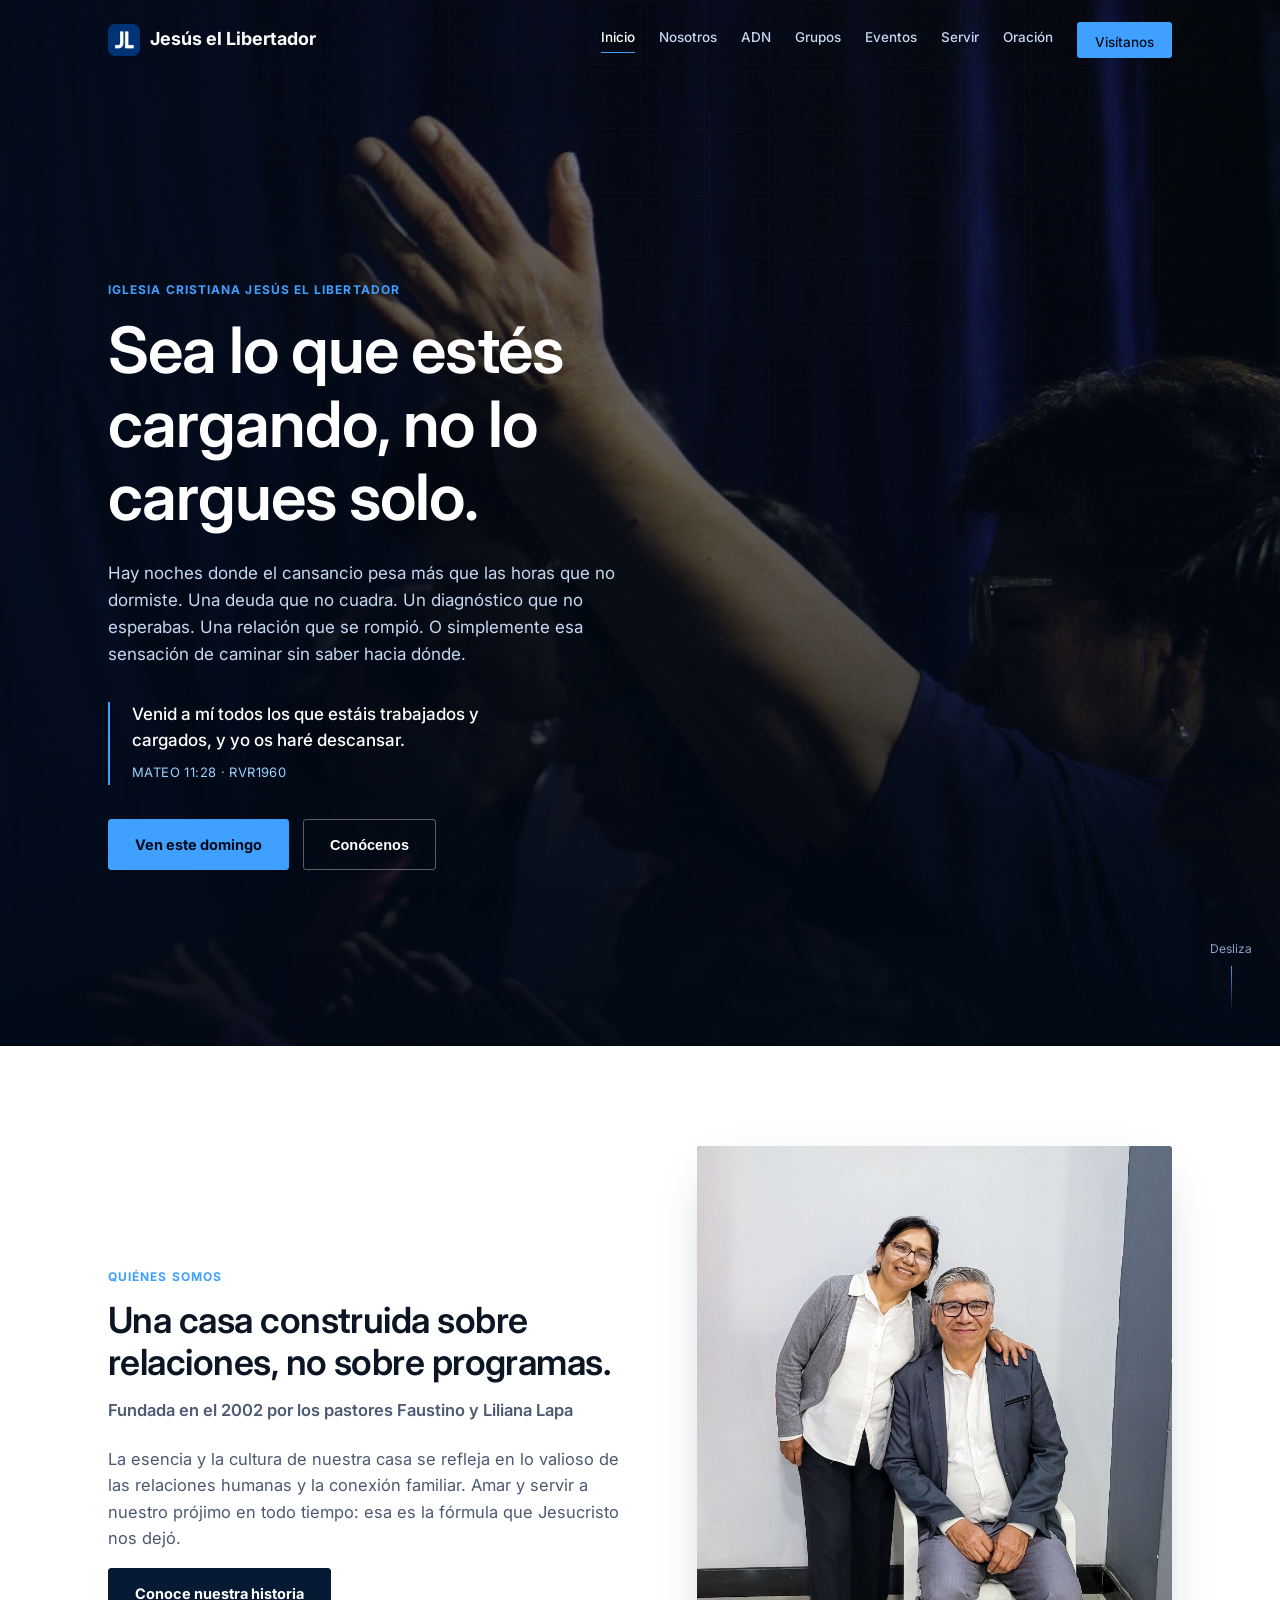
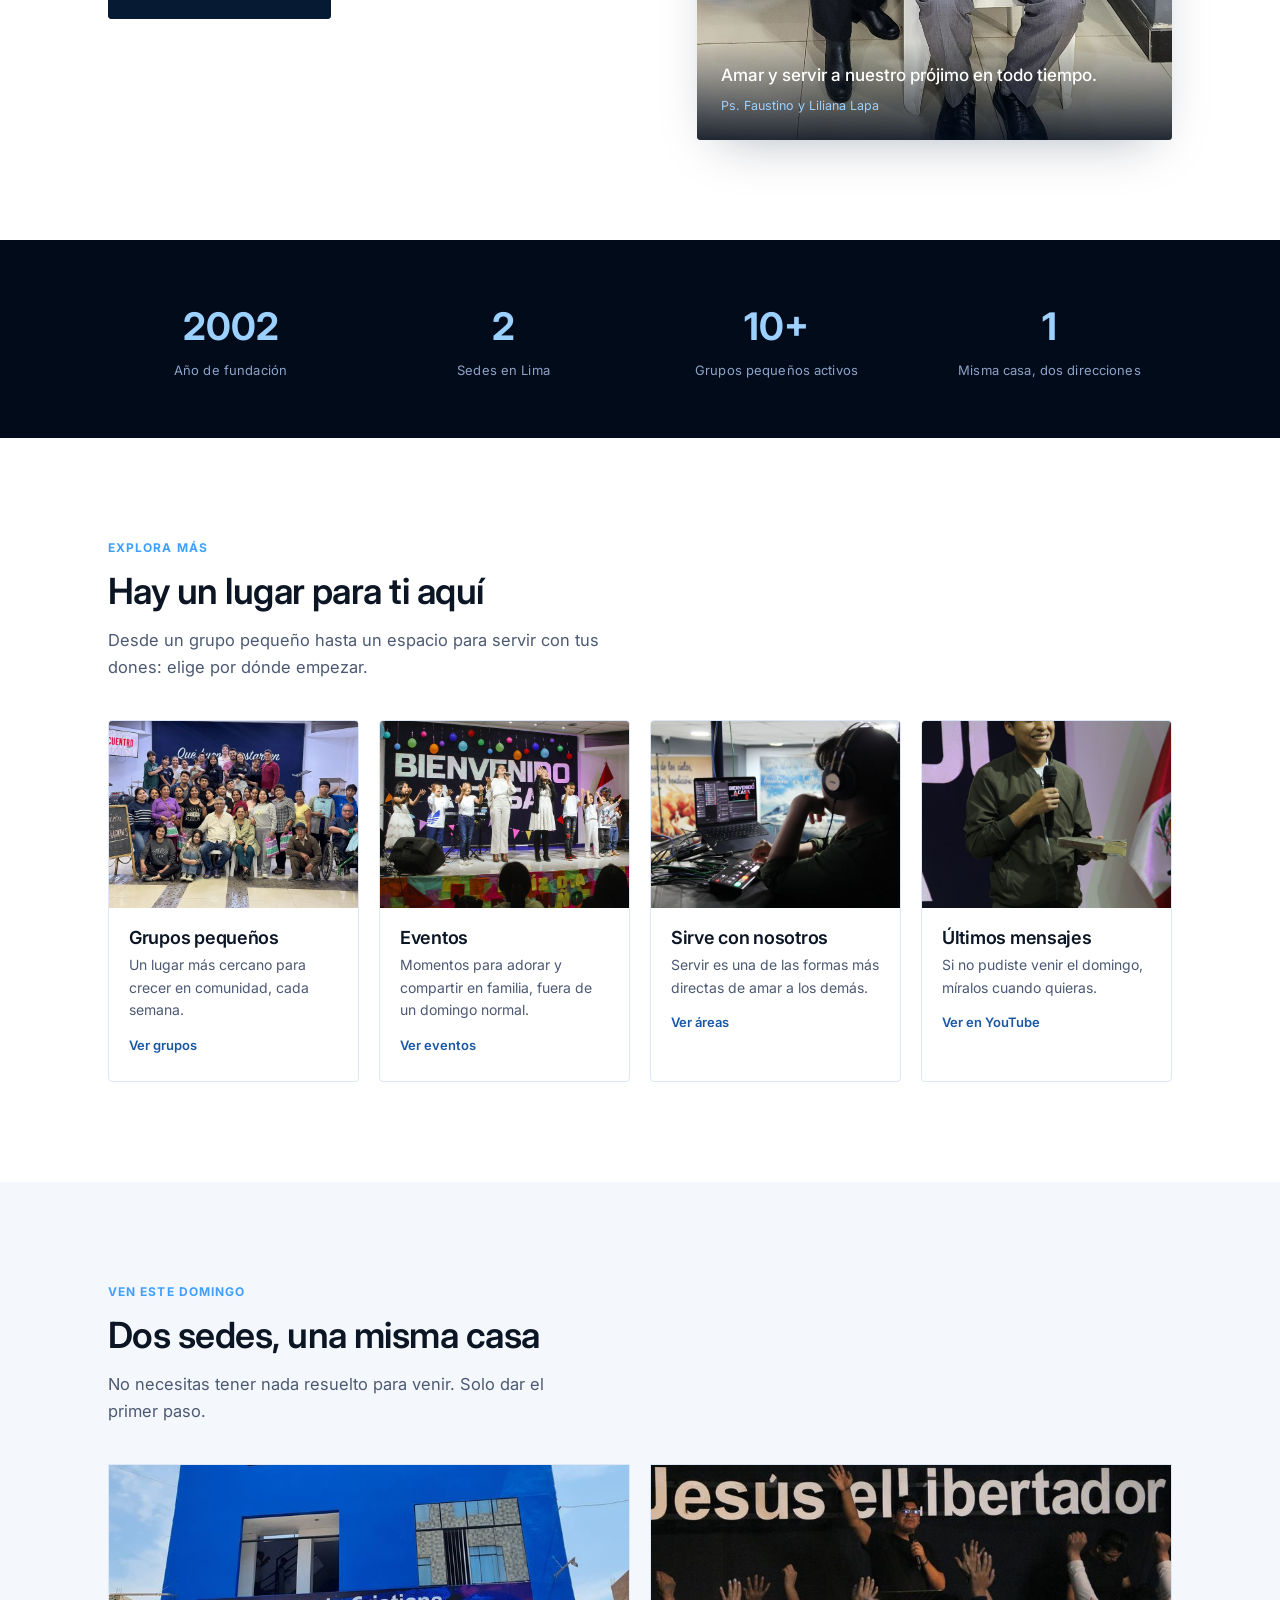
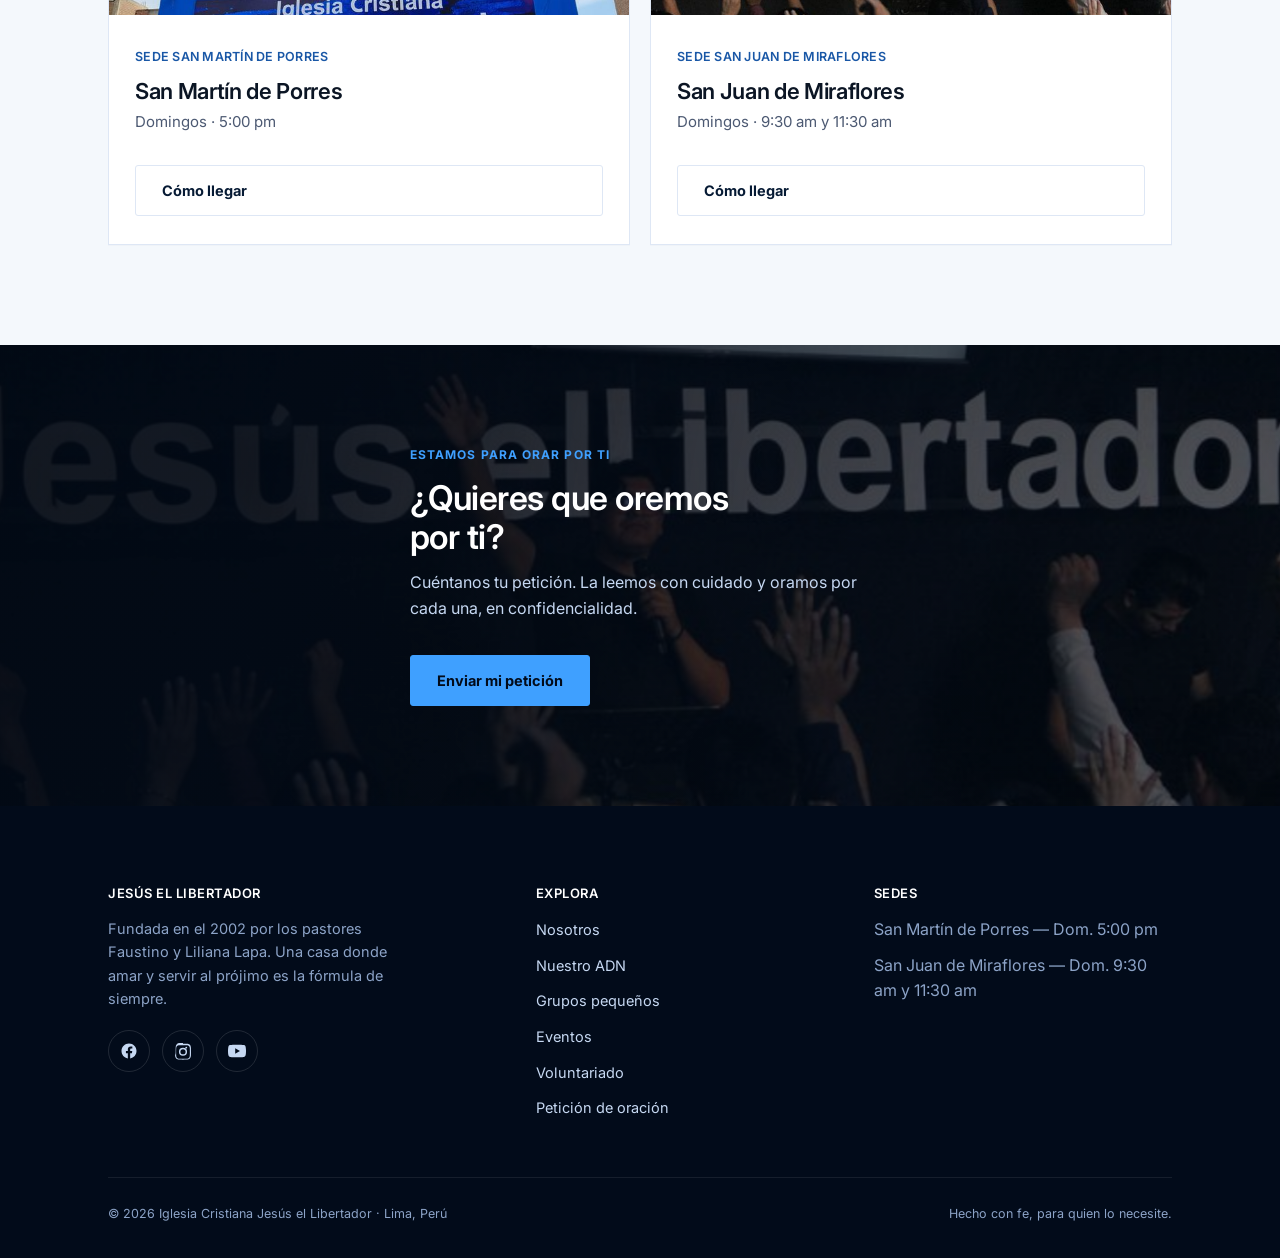
<file: index.html>
<!DOCTYPE html>
<html lang="es">
<head>
<meta charset="UTF-8">
<meta name="viewport" content="width=device-width, initial-scale=1, viewport-fit=cover">
<title>Iglesia Cristiana Jesús el Libertador | Lima, Perú</title>
<link rel="icon" type="image/x-icon" href="/favicon.ico">
<link rel="icon" type="image/png" sizes="32x32" href="/images/favicon-32.png">
<link rel="icon" type="image/png" sizes="16x16" href="/images/favicon-16.png">
<link rel="apple-touch-icon" sizes="180x180" href="/images/apple-touch-icon.png">
<link rel="icon" type="image/png" sizes="192x192" href="/images/icon-192.png">
<link rel="icon" type="image/png" sizes="512x512" href="/images/icon-512.png">
<meta name="description" content="Iglesia Cristiana Jesús el Libertador. Dos sedes en Lima. Ven este domingo, sea lo que estés cargando, no lo cargues solo.">
<link rel="canonical" href="https://icjesusellibertador.com/">
<meta property="og:type" content="website">
<meta property="og:site_name" content="Jesús el Libertador">
<meta property="og:locale" content="es_PE">
<meta property="og:title" content="Iglesia Cristiana Jesús el Libertador | Lima, Perú">
<meta property="og:description" content="Iglesia Cristiana Jesús el Libertador. Dos sedes en Lima. Ven este domingo, sea lo que estés cargando, no lo cargues solo.">
<meta property="og:url" content="https://icjesusellibertador.com/">
<meta property="og:image" content="https://icjesusellibertador.com/images/orando.jpg">
<meta name="twitter:card" content="summary_large_image">
<link rel="preconnect" href="https://fonts.googleapis.com">
<link rel="preconnect" href="https://fonts.gstatic.com" crossorigin>
<link href="https://fonts.googleapis.com/css2?family=Inter:wght@400;500;600;700;800&display=swap" rel="stylesheet">
<link rel="stylesheet" href="css/styles.css">
<script type="application/ld+json">
{
  "@context": "https://schema.org",
  "@type": ["Church", "Organization"],
  "name": "Iglesia Cristiana Jesús el Libertador",
  "alternateName": "Jesús el Libertador",
  "url": "https://icjesusellibertador.com/",
  "logo": "https://icjesusellibertador.com/images/logo.png",
  "image": "https://icjesusellibertador.com/images/orando.jpg",
  "description": "Iglesia Cristiana Jesús el Libertador. Dos sedes en Lima, Perú. Ven este domingo, sea lo que estés cargando, no lo cargues solo.",
  "foundingDate": "2002",
  "sameAs": [
    "https://www.facebook.com/ICJesuselLibertador/",
    "https://www.instagram.com/ic.jel/",
    "https://www.youtube.com/channel/UCuJzcKdLEdfTrABDYm5E2ng"
  ],
  "address": {
    "@type": "PostalAddress",
    "addressLocality": "Lima",
    "addressCountry": "PE"
  },
  "location": [
    {
      "@type": "Place",
      "name": "Jesús el Libertador — San Martín de Porres",
      "address": {
        "@type": "PostalAddress",
        "addressLocality": "San Martín de Porres, Lima",
        "addressCountry": "PE"
      }
    },
    {
      "@type": "Place",
      "name": "Jesús el Libertador — San Juan de Miraflores",
      "address": {
        "@type": "PostalAddress",
        "addressLocality": "San Juan de Miraflores, Lima",
        "addressCountry": "PE"
      }
    }
  ]
}
</script>
</head>
<body>
<header class="site-nav" id="siteNav">
  <div class="nav-row">
    <a class="brand" href="index.html">
      <span class="brand-mark"><img src="images/logo.png" alt="Jesús el Libertador"></span>
      Jesús el Libertador
    </a>
    <button class="nav-toggle" id="navToggle" aria-label="Abrir menú"><span></span><span></span><span></span></button>
    <ul class="nav-links" id="navLinks">
      <a href="index.html" class="current">Inicio</a>
      <a href="nosotros.html">Nosotros</a>
      <a href="adn.html">ADN</a>
      <a href="grupos.html">Grupos</a>
      <a href="eventos.html">Eventos</a>
      <a href="voluntariado.html">Servir</a>
      <a href="oracion.html">Oración</a>
      <a class="nav-cta" href="grupos.html#sedes">Visítanos</a>
    </ul>
  </div>
</header>

<section class="hero" id="inicio">
  <div class="media-bg kenburns"><img src="images/orando.jpg" alt="Congregación de Jesús el Libertador orando con las manos levantadas" style="object-position:50% 20%;"></div>
  <div class="media-overlay"></div>
  <div class="hero-inner wrap">
    <span class="eyebrow">Iglesia Cristiana Jesús el Libertador</span>
    <h1>Sea lo que estés cargando, no lo cargues solo.</h1>
    <p class="lead">Hay noches donde el cansancio pesa más que las horas que no dormiste. Una deuda que no cuadra. Un diagnóstico que no esperabas. Una relación que se rompió. O simplemente esa sensación de caminar sin saber hacia dónde.</p>
    <div class="hero-verse">
      <p>Venid a mí todos los que estáis trabajados y cargados, y yo os haré descansar.</p>
      <span>MATEO 11:28 · RVR1960</span>
    </div>
    <div class="btn-row">
      <a class="btn" href="grupos.html#sedes">Ven este domingo</a>
      <button type="button" class="btn btn-ghost" data-open-contacto>Conócenos</button>
    </div>
  </div>
  <div class="scroll-cue"><span>Desliza</span><span class="line"></span></div>
</section>

<section class="nosotros" data-reveal>
  <div class="wrap">
    <div class="nos-grid">
      <div>
        <span class="eyebrow">Quiénes somos</span>
        <h2>Una casa construida sobre relaciones, no sobre programas.</h2>
        <p class="founders-line">Fundada en el 2002 por los pastores Faustino y Liliana Lapa</p>
        <p>La esencia y la cultura de nuestra casa se refleja en lo valioso de las relaciones humanas y la conexión familiar. Amar y servir a nuestro prójimo en todo tiempo: esa es la fórmula que Jesucristo nos dejó.</p>
        <a class="btn btn-dark" href="nosotros.html">Conoce nuestra historia</a>
      </div>
      <div class="photo-frame">
        <img src="images/pastores-actual.jpg" alt="Pastores Faustino y Liliana Lapa">
        <div class="cap">
          <p>Amar y servir a nuestro prójimo en todo tiempo.</p>
          <span>Ps. Faustino y Liliana Lapa</span>
        </div>
      </div>
    </div>
  </div>
</section>

<section class="stats-band" data-reveal="stagger">
  <div class="wrap stats-grid">
    <div class="stat"><b>2002</b><span>Año de fundación</span></div>
    <div class="stat"><b>2</b><span>Sedes en Lima</span></div>
    <div class="stat"><b>10+</b><span>Grupos pequeños activos</span></div>
    <div class="stat"><b>1</b><span>Misma casa, dos direcciones</span></div>
  </div>
</section>

<section class="highlights-block" data-reveal>
  <div class="wrap">
    <span class="eyebrow">Explora más</span>
    <h2>Hay un lugar para ti aquí</h2>
    <p class="intro">Desde un grupo pequeño hasta un espacio para servir con tus dones: elige por dónde empezar.</p>
    <div class="highlights-grid" data-reveal="stagger">
      <a class="hi-card" href="grupos.html">
        <div class="hi-photo"><img src="images/encuentro-grupos-sm.jpg" alt="Comunidad reunida en Jesús el Libertador" loading="lazy"></div>
        <div class="hi-body">
          <h3>Grupos pequeños</h3>
          <p>Un lugar más cercano para crecer en comunidad, cada semana.</p>
          <span class="hi-link">Ver grupos</span>
        </div>
      </a>
      <a class="hi-card" href="eventos.html">
        <div class="hi-photo"><img src="images/evento-2-sm.jpg" alt="Evento especial de la iglesia" loading="lazy"></div>
        <div class="hi-body">
          <h3>Eventos</h3>
          <p>Momentos para adorar y compartir en familia, fuera de un domingo normal.</p>
          <span class="hi-link">Ver eventos</span>
        </div>
      </a>
      <a class="hi-card" href="voluntariado.html">
        <div class="hi-photo"><img src="images/voluntario-audiovisual-sm.jpg" alt="Voluntario del equipo audiovisual sirviendo" loading="lazy"></div>
        <div class="hi-body">
          <h3>Sirve con nosotros</h3>
          <p>Servir es una de las formas más directas de amar a los demás.</p>
          <span class="hi-link">Ver áreas</span>
        </div>
      </a>
      <a class="hi-card" href="https://www.youtube.com/channel/UCuJzcKdLEdfTrABDYm5E2ng" target="_blank" rel="noopener">
        <div class="hi-photo"><img src="images/dando-mensaje-sm.jpg" alt="Mensaje predicado en un culto de la iglesia" loading="lazy"></div>
        <div class="hi-body">
          <h3>Últimos mensajes</h3>
          <p>Si no pudiste venir el domingo, míralos cuando quieras.</p>
          <span class="hi-link">Ver en YouTube</span>
        </div>
      </a>
    </div>
  </div>
</section>

<section class="sedes-section" id="sedes" data-reveal>
  <div class="wrap">
    <span class="eyebrow">Ven este domingo</span>
    <h2>Dos sedes, una misma casa</h2>
    <p>No necesitas tener nada resuelto para venir. Solo dar el primer paso.</p>
    <div class="sedes-grid">
      <div class="sede-card">
        <div class="sede-photo"><img src="images/local-smp-sm.jpg" alt="Fachada de la sede San Martín de Porres" loading="lazy"></div>
        <div class="sede-body">
          <div>
            <span class="tag">Sede San Martín de Porres</span>
            <h3>San Martín de Porres</h3>
            <p class="horario">Domingos · 5:00 pm</p>
          </div>
          <a class="btn btn-ghost on-light" target="_blank" rel="noopener" href="https://www.google.com.pe/maps/place/Iglesia+Cristiana+Jes%C3%BAs+el+Libertador/@-11.9723436,-77.6283844,10z/data=!4m6!3m5!1s0x9105ce0a161dca0d:0x73859e1350eab55b!8m2!3d-11.9723436!4d-77.1010406!16s%2Fg%2F11clyf3jx7?entry=ttu&g_ep=EgoyMDI2MDkwMi4wIKXMDSoASAFQAw%3D%3D">Cómo llegar</a>
        </div>
      </div>
      <div class="sede-card">
        <div class="sede-photo"><img src="images/hero-servicio-sjm-sm.jpg" alt="Culto en la sede San Juan de Miraflores" loading="lazy"></div>
        <div class="sede-body">
          <div>
            <span class="tag">Sede San Juan de Miraflores</span>
            <h3>San Juan de Miraflores</h3>
            <p class="horario">Domingos · 9:30 am y 11:30 am</p>
          </div>
          <a class="btn btn-ghost on-light" target="_blank" rel="noopener" href="https://www.google.com.pe/maps/place/Iglesia+Cristiana+%22Jes%C3%BAs+el+Libertador%22/@-12.1850564,-77.4873408,10z/data=!4m6!3m5!1s0x9105b928b0111d5b:0x7c454dcc44965c6d!8m2!3d-12.1850564!4d-76.959997!16s%2Fg%2F11v0jfzvqk?entry=ttu&g_ep=EgoyMDI2MDkwMi4wIKXMDSoASAFQAw%3D%3D">Cómo llegar</a>
        </div>
      </div>
    </div>
  </div>
</section>

<section class="prayer-band">
  <div class="media-bg"><img src="images/hero-servicio-sjm-sm.jpg" alt="Comunidad de Jesús el Libertador reunida en un culto"></div>
  <div class="media-overlay"></div>
  <div class="wrap" data-reveal>
    <span class="eyebrow">Estamos para orar por ti</span>
    <h2>¿Quieres que oremos por ti?</h2>
    <p>Cuéntanos tu petición. La leemos con cuidado y oramos por cada una, en confidencialidad.</p>
    <div class="btn-row">
      <a class="btn" href="oracion.html">Enviar mi petición</a>
    </div>
  </div>
</section>

<!--
  Formulario con Netlify Forms: funciona automáticamente en cuanto despliegues
  este sitio en Netlify. Las respuestas llegan al panel de Netlify → Forms
  (formulario "contacto"), y puedes activar notificación por correo en
  Site settings → Forms → Notifications.
-->
<div class="modal-overlay" id="contactoModal" aria-hidden="true">
  <div class="modal-box" role="dialog" aria-modal="true" aria-labelledby="contactoModalTitle">
    <button type="button" class="modal-close" aria-label="Cerrar formulario">&times;</button>
    <span class="eyebrow">Conversemos</span>
    <h2 id="contactoModalTitle">Conócenos, escríbenos</h2>
    <p class="intro">Cuéntanos qué necesitas —una pregunta, una visita, lo que sea— y te respondemos a la brevedad.</p>

    <form name="contacto" method="POST" action="/" data-netlify="true" netlify-honeypot="bot-field" class="oracion-form">
      <input type="hidden" name="form-name" value="contacto" />
      <p class="hp-field"><label>No llenar: <input name="bot-field" /></label></p>
      <div class="field-row">
        <div class="field">
          <label for="c-nombre">Nombre completo</label>
          <input type="text" id="c-nombre" name="nombre" required>
        </div>
        <div class="field">
          <label for="c-contacto">Correo o WhatsApp</label>
          <input type="text" id="c-contacto" name="contacto" required>
        </div>
      </div>
      <div class="field">
        <label for="c-mensaje">¿En qué te podemos ayudar?</label>
        <textarea id="c-mensaje" name="mensaje" rows="4" required></textarea>
      </div>
      <button class="btn" type="submit" style="align-self:flex-start;">Enviar mensaje</button>
      <p class="form-note">Nos pondremos en contacto contigo por el medio que nos dejes.</p>
    </form>
  </div>
</div>

<footer id="contacto">
  <div class="wrap">
    <div class="footer-grid">
      <div>
        <h4>Jesús el Libertador</h4>
        <p>Fundada en el 2002 por los pastores Faustino y Liliana Lapa. Una casa donde amar y servir al prójimo es la fórmula de siempre.</p>
        <div class="socials" style="margin-top:20px;">
          <a class="social-btn" title="Facebook" target="_blank" rel="noopener" href="https://www.facebook.com/ICJesuselLibertador/">
            <svg width="18" height="18" viewBox="0 0 24 24" fill="currentColor"><path d="M22 12.06C22 6.5 17.52 2 12 2S2 6.5 2 12.06c0 5 3.66 9.15 8.44 9.94v-7.03H7.9v-2.9h2.54V9.85c0-2.5 1.49-3.89 3.77-3.89 1.09 0 2.24.2 2.24.2v2.46h-1.26c-1.24 0-1.63.77-1.63 1.56v1.87h2.78l-.44 2.9h-2.34V22c4.78-.79 8.44-4.94 8.44-9.94z"/></svg>
          </a>
          <a class="social-btn" title="Instagram" target="_blank" rel="noopener" href="https://www.instagram.com/ic.jel/">
            <svg width="18" height="18" viewBox="0 0 24 24" fill="currentColor"><path d="M12 2.2c3.2 0 3.58.01 4.85.07 1.17.05 1.97.24 2.43.4a4.9 4.9 0 0 1 1.77 1.15 4.9 4.9 0 0 1 1.15 1.77c.16.46.35 1.26.4 2.43.06 1.27.07 1.65.07 4.85s-.01 3.58-.07 4.85c-.05 1.17-.24 1.97-.4 2.43a4.9 4.9 0 0 1-1.15 1.77 4.9 4.9 0 0 1-1.77 1.15c-.46.16-1.26.35-2.43.4-1.27.06-1.65.07-4.85.07s-3.58-.01-4.85-.07c-1.17-.05-1.97-.24-2.43-.4a4.9 4.9 0 0 1-1.77-1.15 4.9 4.9 0 0 1-1.15-1.77c-.16-.46-.35-1.26-.4-2.43C2.21 15.58 2.2 15.2 2.2 12s.01-3.58.07-4.85c.05-1.17.24-1.97.4-2.43a4.9 4.9 0 0 1 1.15-1.77A4.9 4.9 0 0 1 5.6 1.8c.46-.16 1.26-.35 2.43-.4C9.3 1.34 9.68 1.33 12 1.33zm0 1.98c-3.14 0-3.5.01-4.73.07-1.03.05-1.6.22-1.97.36-.5.19-.85.42-1.22.79-.37.37-.6.72-.79 1.22-.14.37-.31.94-.36 1.97-.06 1.23-.07 1.6-.07 4.73s.01 3.5.07 4.73c.05 1.03.22 1.6.36 1.97.19.5.42.85.79 1.22.37.37.72.6 1.22.79.37.14.94.31 1.97.36 1.23.06 1.6.07 4.73.07s3.5-.01 4.73-.07c1.03-.05 1.6-.22 1.97-.36.5-.19.85-.42 1.22-.79.37-.37.6-.72.79-1.22.14-.37.31-.94.36-1.97.06-1.23.07-1.6.07-4.73s-.01-3.5-.07-4.73c-.05-1.03-.22-1.6-.36-1.97a3 3 0 0 0-.79-1.22 3 3 0 0 0-1.22-.79c-.37-.14-.94-.31-1.97-.36-1.23-.06-1.6-.07-4.73-.07zm0 3.4a5.42 5.42 0 1 1 0 10.84 5.42 5.42 0 0 1 0-10.84zm0 1.98a3.44 3.44 0 1 0 0 6.88 3.44 3.44 0 0 0 0-6.88zm5.63-2.2a1.27 1.27 0 1 1-2.53 0 1.27 1.27 0 0 1 2.53 0z"/></svg>
          </a>
          <a class="social-btn" title="YouTube" target="_blank" rel="noopener" href="https://www.youtube.com/channel/UCuJzcKdLEdfTrABDYm5E2ng">
            <svg width="18" height="18" viewBox="0 0 24 24" fill="currentColor"><path d="M23.5 6.2a3 3 0 0 0-2.1-2.1C19.6 3.6 12 3.6 12 3.6s-7.6 0-9.4.5A3 3 0 0 0 .5 6.2 31 31 0 0 0 0 12a31 31 0 0 0 .5 5.8 3 3 0 0 0 2.1 2.1c1.8.5 9.4.5 9.4.5s7.6 0 9.4-.5a3 3 0 0 0 2.1-2.1A31 31 0 0 0 24 12a31 31 0 0 0-.5-5.8zM9.6 15.6V8.4l6.3 3.6-6.3 3.6z"/></svg>
          </a>
        </div>
      </div>
      <div>
        <h4>Explora</h4>
        <ul class="footer-links">
          <li><a href="nosotros.html">Nosotros</a></li>
          <li><a href="adn.html">Nuestro ADN</a></li>
          <li><a href="grupos.html">Grupos pequeños</a></li>
          <li><a href="eventos.html">Eventos</a></li>
          <li><a href="voluntariado.html">Voluntariado</a></li>
          <li><a href="oracion.html">Petición de oración</a></li>
        </ul>
      </div>
      <div>
        <h4>Sedes</h4>
        <ul class="footer-links">
          <li>San Martín de Porres — Dom. 5:00 pm</li>
          <li>San Juan de Miraflores — Dom. 9:30 am y 11:30 am</li>
        </ul>
      </div>
    </div>
    <div class="footer-bottom">
      <span>© 2026 Iglesia Cristiana Jesús el Libertador · Lima, Perú</span>
      <span>Hecho con fe, para quien lo necesite.</span>
    </div>
  </div>
</footer>

<script src="js/script.js"></script>
</body>
</html>
</file>
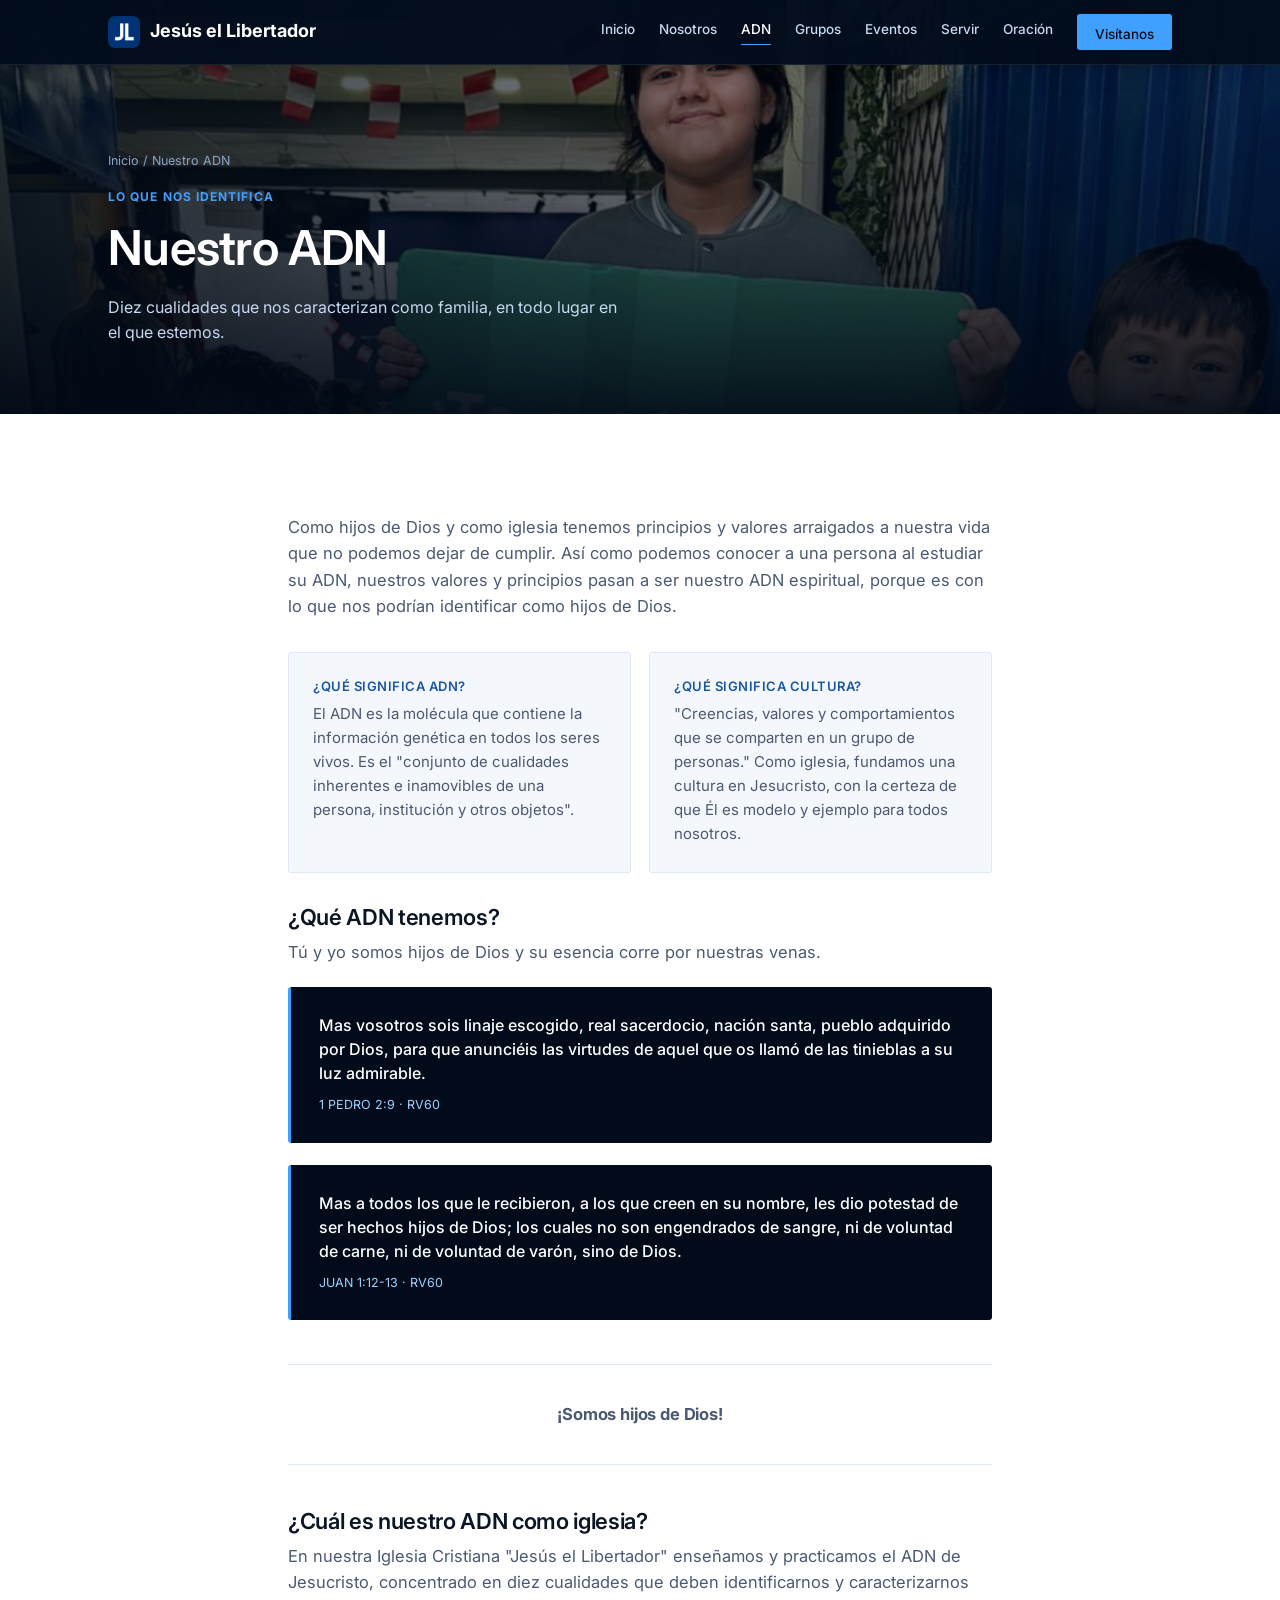
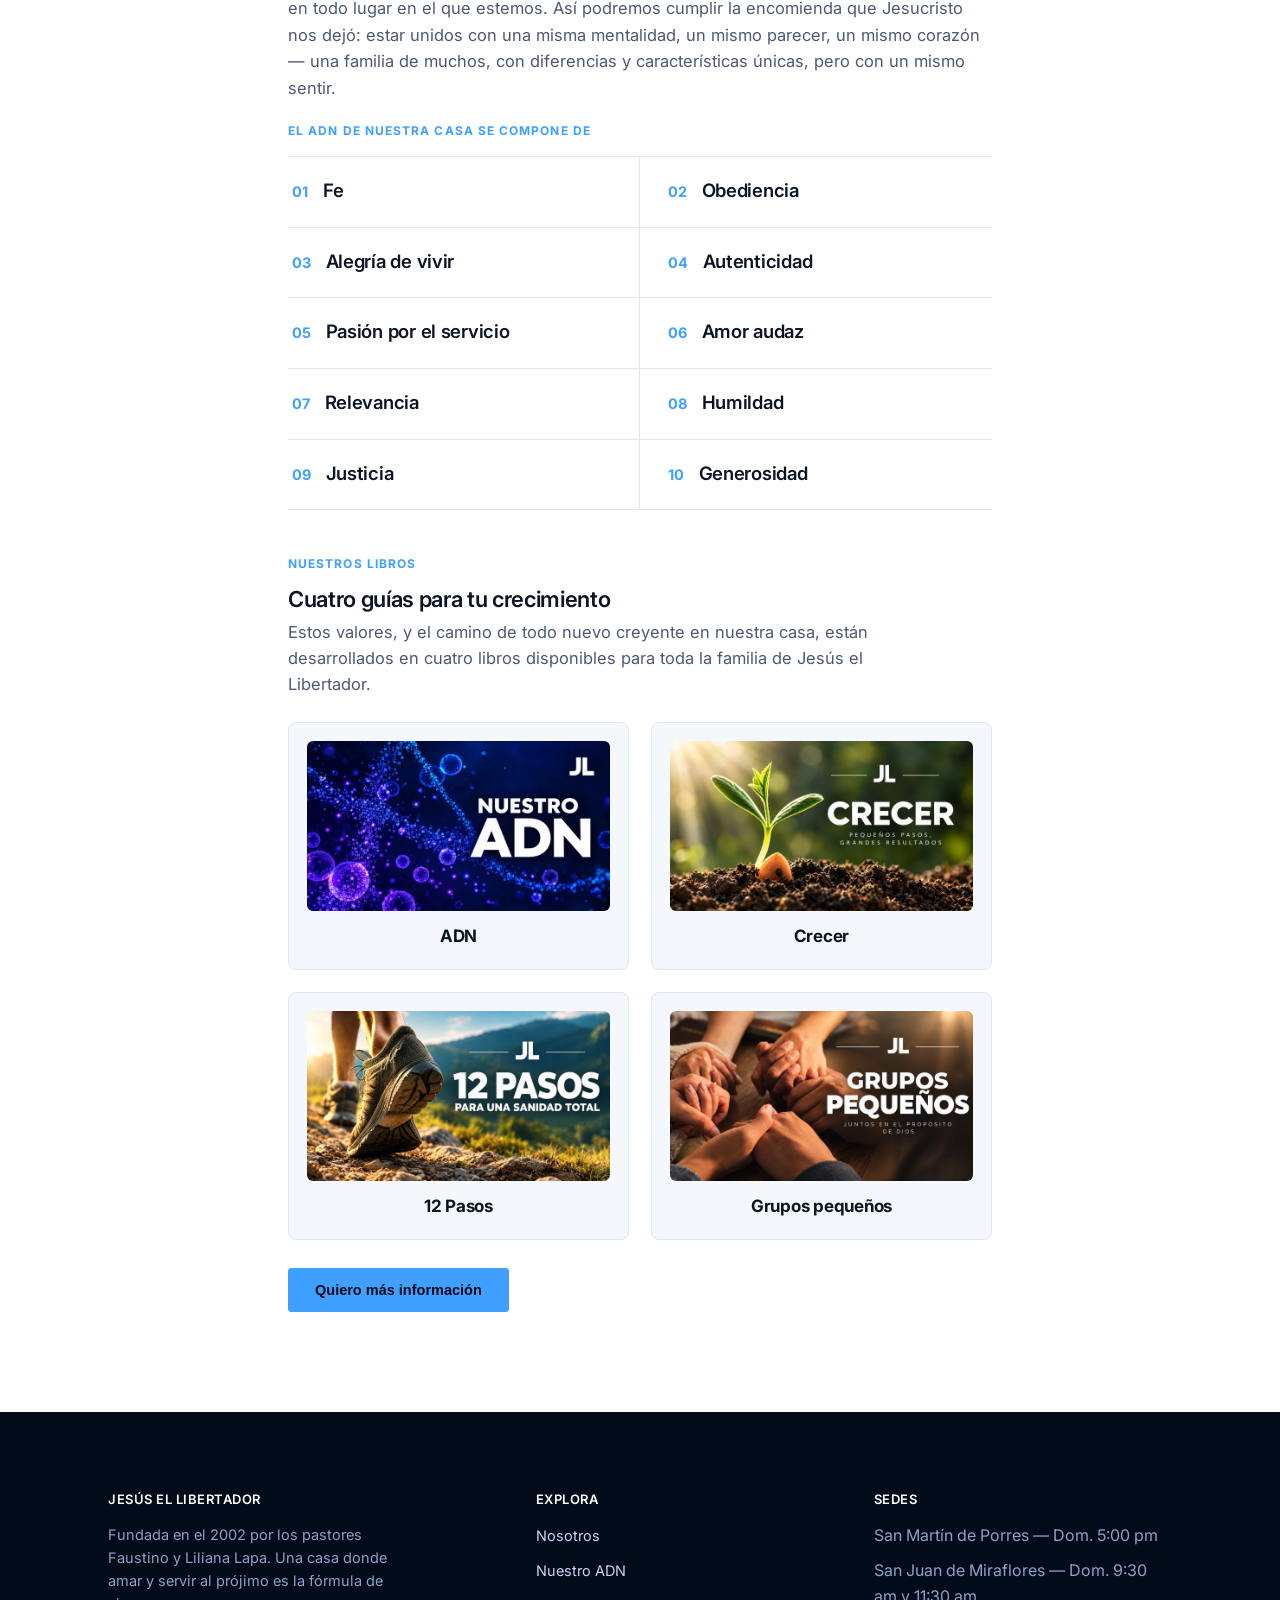
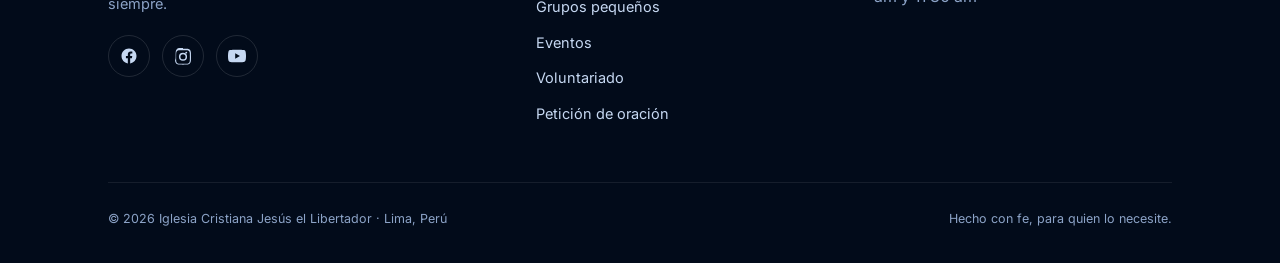
<file: adn.html>
<!DOCTYPE html>
<html lang="es">
<head>
<meta charset="UTF-8">
<meta name="viewport" content="width=device-width, initial-scale=1, viewport-fit=cover">
<title>Nuestro ADN | Iglesia Cristiana Jesús el Libertador</title>
<link rel="icon" type="image/x-icon" href="/favicon.ico">
<link rel="icon" type="image/png" sizes="32x32" href="/images/favicon-32.png">
<link rel="icon" type="image/png" sizes="16x16" href="/images/favicon-16.png">
<link rel="apple-touch-icon" sizes="180x180" href="/images/apple-touch-icon.png">
<link rel="icon" type="image/png" sizes="192x192" href="/images/icon-192.png">
<link rel="icon" type="image/png" sizes="512x512" href="/images/icon-512.png">
<meta name="description" content="Diez cualidades que identifican a la familia de la Iglesia Cristiana Jesús el Libertador, en todo lugar en el que estemos.">
<link rel="canonical" href="https://icjesusellibertador.com/adn">
<meta property="og:type" content="website">
<meta property="og:site_name" content="Jesús el Libertador">
<meta property="og:locale" content="es_PE">
<meta property="og:title" content="Nuestro ADN | Iglesia Cristiana Jesús el Libertador">
<meta property="og:description" content="Diez cualidades que identifican a la familia de la Iglesia Cristiana Jesús el Libertador, en todo lugar en el que estemos.">
<meta property="og:url" content="https://icjesusellibertador.com/adn">
<meta property="og:image" content="https://icjesusellibertador.com/images/voluntario-bienvenida.jpg">
<meta name="twitter:card" content="summary_large_image">
<link rel="preconnect" href="https://fonts.googleapis.com">
<link rel="preconnect" href="https://fonts.gstatic.com" crossorigin>
<link href="https://fonts.googleapis.com/css2?family=Inter:wght@400;500;600;700;800&display=swap" rel="stylesheet">
<link rel="stylesheet" href="css/styles.css">
</head>
<body>
<header class="site-nav solid" id="siteNav">
  <div class="nav-row">
    <a class="brand" href="index.html">
      <span class="brand-mark"><img src="images/logo.png" alt="Jesús el Libertador"></span>
      Jesús el Libertador
    </a>
    <button class="nav-toggle" id="navToggle" aria-label="Abrir menú"><span></span><span></span><span></span></button>
    <ul class="nav-links" id="navLinks">
      <a href="index.html">Inicio</a>
      <a href="nosotros.html">Nosotros</a>
      <a href="adn.html" class="current">ADN</a>
      <a href="grupos.html">Grupos</a>
      <a href="eventos.html">Eventos</a>
      <a href="voluntariado.html">Servir</a>
      <a href="oracion.html">Oración</a>
      <a class="nav-cta" href="grupos.html#sedes">Visítanos</a>
    </ul>
  </div>
</header>
<header class="page-header">
  <div class="media-bg"><img src="images/voluntario-bienvenida.jpg" alt="Niños del equipo de bienvenida sosteniendo carteles: Te estábamos esperando, Eres amado, Qué bueno verte" style="object-position:50% 16%;"></div>
  <div class="media-overlay"></div>
  <div class="page-header-inner wrap">
    <div class="breadcrumb"><a href="index.html">Inicio</a> / Nuestro ADN</div>
    <span class="eyebrow">Lo que nos identifica</span>
    <h1>Nuestro ADN</h1>
    <p class="lead">Diez cualidades que nos caracterizan como familia, en todo lugar en el que estemos.</p>
  </div>
</header>

<section class="adn-block" data-reveal>
  <div class="wrap adn-intro">
    <p>Como hijos de Dios y como iglesia tenemos principios y valores arraigados a nuestra vida que no podemos dejar de cumplir. Así como podemos conocer a una persona al estudiar su ADN, nuestros valores y principios pasan a ser nuestro ADN espiritual, porque es con lo que nos podrían identificar como hijos de Dios.</p>

    <div class="adn-def">
      <div class="def-card">
        <h4>¿Qué significa ADN?</h4>
        <p>El ADN es la molécula que contiene la información genética en todos los seres vivos. Es el "conjunto de cualidades inherentes e inamovibles de una persona, institución y otros objetos".</p>
      </div>
      <div class="def-card">
        <h4>¿Qué significa cultura?</h4>
        <p>"Creencias, valores y comportamientos que se comparten en un grupo de personas." Como iglesia, fundamos una cultura en Jesucristo, con la certeza de que Él es modelo y ejemplo para todos nosotros.</p>
      </div>
    </div>

    <h3 style="color:var(--ink); font-size:22px;">¿Qué ADN tenemos?</h3>
    <p>Tú y yo somos hijos de Dios y su esencia corre por nuestras venas.</p>

    <div class="verse-card">
      <p>Mas vosotros sois linaje escogido, real sacerdocio, nación santa, pueblo adquirido por Dios, para que anunciéis las virtudes de aquel que os llamó de las tinieblas a su luz admirable.</p>
      <span>1 PEDRO 2:9 · RV60</span>
    </div>
    <div class="verse-card">
      <p>Mas a todos los que le recibieron, a los que creen en su nombre, les dio potestad de ser hechos hijos de Dios; los cuales no son engendrados de sangre, ni de voluntad de carne, ni de voluntad de varón, sino de Dios.</p>
      <span>JUAN 1:12-13 · RV60</span>
    </div>

    <p class="adn-shout">¡Somos hijos de Dios!</p>

    <h3 style="color:var(--ink); font-size:22px;">¿Cuál es nuestro ADN como iglesia?</h3>
    <p>En nuestra Iglesia Cristiana "Jesús el Libertador" enseñamos y practicamos el ADN de Jesucristo, concentrado en diez cualidades que deben identificarnos y caracterizarnos en todo lugar en el que estemos. Así podremos cumplir la encomienda que Jesucristo nos dejó: estar unidos con una misma mentalidad, un mismo parecer, un mismo corazón — una familia de muchos, con diferencias y características únicas, pero con un mismo sentir.</p>

    <span class="eyebrow" style="margin-top:20px;">El ADN de nuestra casa se compone de</span>
    <div class="adn-grid">
      <div class="adn-item"><span class="num">01</span><h3>Fe</h3></div>
      <div class="adn-item"><span class="num">02</span><h3>Obediencia</h3></div>
      <div class="adn-item"><span class="num">03</span><h3>Alegría de vivir</h3></div>
      <div class="adn-item"><span class="num">04</span><h3>Autenticidad</h3></div>
      <div class="adn-item"><span class="num">05</span><h3>Pasión por el servicio</h3></div>
      <div class="adn-item"><span class="num">06</span><h3>Amor audaz</h3></div>
      <div class="adn-item"><span class="num">07</span><h3>Relevancia</h3></div>
      <div class="adn-item"><span class="num">08</span><h3>Humildad</h3></div>
      <div class="adn-item"><span class="num">09</span><h3>Justicia</h3></div>
      <div class="adn-item"><span class="num">10</span><h3>Generosidad</h3></div>
    </div>

    <span class="eyebrow" style="margin-top:44px;">Nuestros libros</span>
    <h3 style="color:var(--ink); font-size:22px; margin-bottom:6px;">Cuatro guías para tu crecimiento</h3>
    <p style="max-width:60ch;">Estos valores, y el camino de todo nuevo creyente en nuestra casa, están desarrollados en cuatro libros disponibles para toda la familia de Jesús el Libertador.</p>
    <div class="books-grid">
      <div class="book-card"><div class="book-cover"><img src="images/portada-adn.jpg" alt="Portada del libro ADN" loading="lazy"></div><h4>ADN</h4></div>
      <div class="book-card"><div class="book-cover"><img src="images/portada-crecer.jpg" alt="Portada del libro Crecer" loading="lazy"></div><h4>Crecer</h4></div>
      <div class="book-card"><div class="book-cover"><img src="images/portada-12pasos.jpg" alt="Portada del libro 12 Pasos" loading="lazy"></div><h4>12 Pasos</h4></div>
      <div class="book-card"><div class="book-cover"><img src="images/portada-grupos.jpg" alt="Portada del libro Grupos Pequeños" loading="lazy"></div><h4>Grupos pequeños</h4></div>
    </div>
    <button type="button" class="btn" style="margin-top:28px;" data-open-contacto>Quiero más información</button>
  </div>
</section>
<!--
  Formulario con Netlify Forms: funciona automáticamente en cuanto despliegues
  este sitio en Netlify. Las respuestas llegan al panel de Netlify → Forms
  (formulario "contacto"), y puedes activar notificación por correo en
  Site settings → Forms → Notifications.
-->
<div class="modal-overlay" id="contactoModal" aria-hidden="true">
  <div class="modal-box" role="dialog" aria-modal="true" aria-labelledby="contactoModalTitle">
    <button type="button" class="modal-close" aria-label="Cerrar formulario">&times;</button>
    <span class="eyebrow">Conversemos</span>
    <h2 id="contactoModalTitle">Conócenos, escríbenos</h2>
    <p class="intro">Cuéntanos qué necesitas —una pregunta, una visita, lo que sea— y te respondemos a la brevedad.</p>

    <form name="contacto" method="POST" action="/adn.html" data-netlify="true" netlify-honeypot="bot-field" class="oracion-form">
      <input type="hidden" name="form-name" value="contacto" />
      <p class="hp-field"><label>No llenar: <input name="bot-field" /></label></p>
      <div class="field-row">
        <div class="field">
          <label for="c-nombre">Nombre completo</label>
          <input type="text" id="c-nombre" name="nombre" required>
        </div>
        <div class="field">
          <label for="c-contacto">Correo o WhatsApp</label>
          <input type="text" id="c-contacto" name="contacto" required>
        </div>
      </div>
      <div class="field">
        <label for="c-mensaje">¿En qué te podemos ayudar?</label>
        <textarea id="c-mensaje" name="mensaje" rows="4" required></textarea>
      </div>
      <button class="btn" type="submit" style="align-self:flex-start;">Enviar mensaje</button>
      <p class="form-note">Nos pondremos en contacto contigo por el medio que nos dejes.</p>
    </form>
  </div>
</div>

<footer id="contacto">
  <div class="wrap">
    <div class="footer-grid">
      <div>
        <h4>Jesús el Libertador</h4>
        <p>Fundada en el 2002 por los pastores Faustino y Liliana Lapa. Una casa donde amar y servir al prójimo es la fórmula de siempre.</p>
        <div class="socials" style="margin-top:20px;">
          <a class="social-btn" title="Facebook" target="_blank" rel="noopener" href="https://www.facebook.com/ICJesuselLibertador/">
            <svg width="18" height="18" viewBox="0 0 24 24" fill="currentColor"><path d="M22 12.06C22 6.5 17.52 2 12 2S2 6.5 2 12.06c0 5 3.66 9.15 8.44 9.94v-7.03H7.9v-2.9h2.54V9.85c0-2.5 1.49-3.89 3.77-3.89 1.09 0 2.24.2 2.24.2v2.46h-1.26c-1.24 0-1.63.77-1.63 1.56v1.87h2.78l-.44 2.9h-2.34V22c4.78-.79 8.44-4.94 8.44-9.94z"/></svg>
          </a>
          <a class="social-btn" title="Instagram" target="_blank" rel="noopener" href="https://www.instagram.com/ic.jel/">
            <svg width="18" height="18" viewBox="0 0 24 24" fill="currentColor"><path d="M12 2.2c3.2 0 3.58.01 4.85.07 1.17.05 1.97.24 2.43.4a4.9 4.9 0 0 1 1.77 1.15 4.9 4.9 0 0 1 1.15 1.77c.16.46.35 1.26.4 2.43.06 1.27.07 1.65.07 4.85s-.01 3.58-.07 4.85c-.05 1.17-.24 1.97-.4 2.43a4.9 4.9 0 0 1-1.15 1.77 4.9 4.9 0 0 1-1.77 1.15c-.46.16-1.26.35-2.43.4-1.27.06-1.65.07-4.85.07s-3.58-.01-4.85-.07c-1.17-.05-1.97-.24-2.43-.4a4.9 4.9 0 0 1-1.77-1.15 4.9 4.9 0 0 1-1.15-1.77c-.16-.46-.35-1.26-.4-2.43C2.21 15.58 2.2 15.2 2.2 12s.01-3.58.07-4.85c.05-1.17.24-1.97.4-2.43a4.9 4.9 0 0 1 1.15-1.77A4.9 4.9 0 0 1 5.6 1.8c.46-.16 1.26-.35 2.43-.4C9.3 1.34 9.68 1.33 12 1.33zm0 1.98c-3.14 0-3.5.01-4.73.07-1.03.05-1.6.22-1.97.36-.5.19-.85.42-1.22.79-.37.37-.6.72-.79 1.22-.14.37-.31.94-.36 1.97-.06 1.23-.07 1.6-.07 4.73s.01 3.5.07 4.73c.05 1.03.22 1.6.36 1.97.19.5.42.85.79 1.22.37.37.72.6 1.22.79.37.14.94.31 1.97.36 1.23.06 1.6.07 4.73.07s3.5-.01 4.73-.07c1.03-.05 1.6-.22 1.97-.36.5-.19.85-.42 1.22-.79.37-.37.6-.72.79-1.22.14-.37.31-.94.36-1.97.06-1.23.07-1.6.07-4.73s-.01-3.5-.07-4.73c-.05-1.03-.22-1.6-.36-1.97a3 3 0 0 0-.79-1.22 3 3 0 0 0-1.22-.79c-.37-.14-.94-.31-1.97-.36-1.23-.06-1.6-.07-4.73-.07zm0 3.4a5.42 5.42 0 1 1 0 10.84 5.42 5.42 0 0 1 0-10.84zm0 1.98a3.44 3.44 0 1 0 0 6.88 3.44 3.44 0 0 0 0-6.88zm5.63-2.2a1.27 1.27 0 1 1-2.53 0 1.27 1.27 0 0 1 2.53 0z"/></svg>
          </a>
          <a class="social-btn" title="YouTube" target="_blank" rel="noopener" href="https://www.youtube.com/channel/UCuJzcKdLEdfTrABDYm5E2ng">
            <svg width="18" height="18" viewBox="0 0 24 24" fill="currentColor"><path d="M23.5 6.2a3 3 0 0 0-2.1-2.1C19.6 3.6 12 3.6 12 3.6s-7.6 0-9.4.5A3 3 0 0 0 .5 6.2 31 31 0 0 0 0 12a31 31 0 0 0 .5 5.8 3 3 0 0 0 2.1 2.1c1.8.5 9.4.5 9.4.5s7.6 0 9.4-.5a3 3 0 0 0 2.1-2.1A31 31 0 0 0 24 12a31 31 0 0 0-.5-5.8zM9.6 15.6V8.4l6.3 3.6-6.3 3.6z"/></svg>
          </a>
        </div>
      </div>
      <div>
        <h4>Explora</h4>
        <ul class="footer-links">
          <li><a href="nosotros.html">Nosotros</a></li>
          <li><a href="adn.html">Nuestro ADN</a></li>
          <li><a href="grupos.html">Grupos pequeños</a></li>
          <li><a href="eventos.html">Eventos</a></li>
          <li><a href="voluntariado.html">Voluntariado</a></li>
          <li><a href="oracion.html">Petición de oración</a></li>
        </ul>
      </div>
      <div>
        <h4>Sedes</h4>
        <ul class="footer-links">
          <li>San Martín de Porres — Dom. 5:00 pm</li>
          <li>San Juan de Miraflores — Dom. 9:30 am y 11:30 am</li>
        </ul>
      </div>
    </div>
    <div class="footer-bottom">
      <span>© 2026 Iglesia Cristiana Jesús el Libertador · Lima, Perú</span>
      <span>Hecho con fe, para quien lo necesite.</span>
    </div>
  </div>
</footer>

<script src="js/script.js"></script>
</body>
</html>
</file>
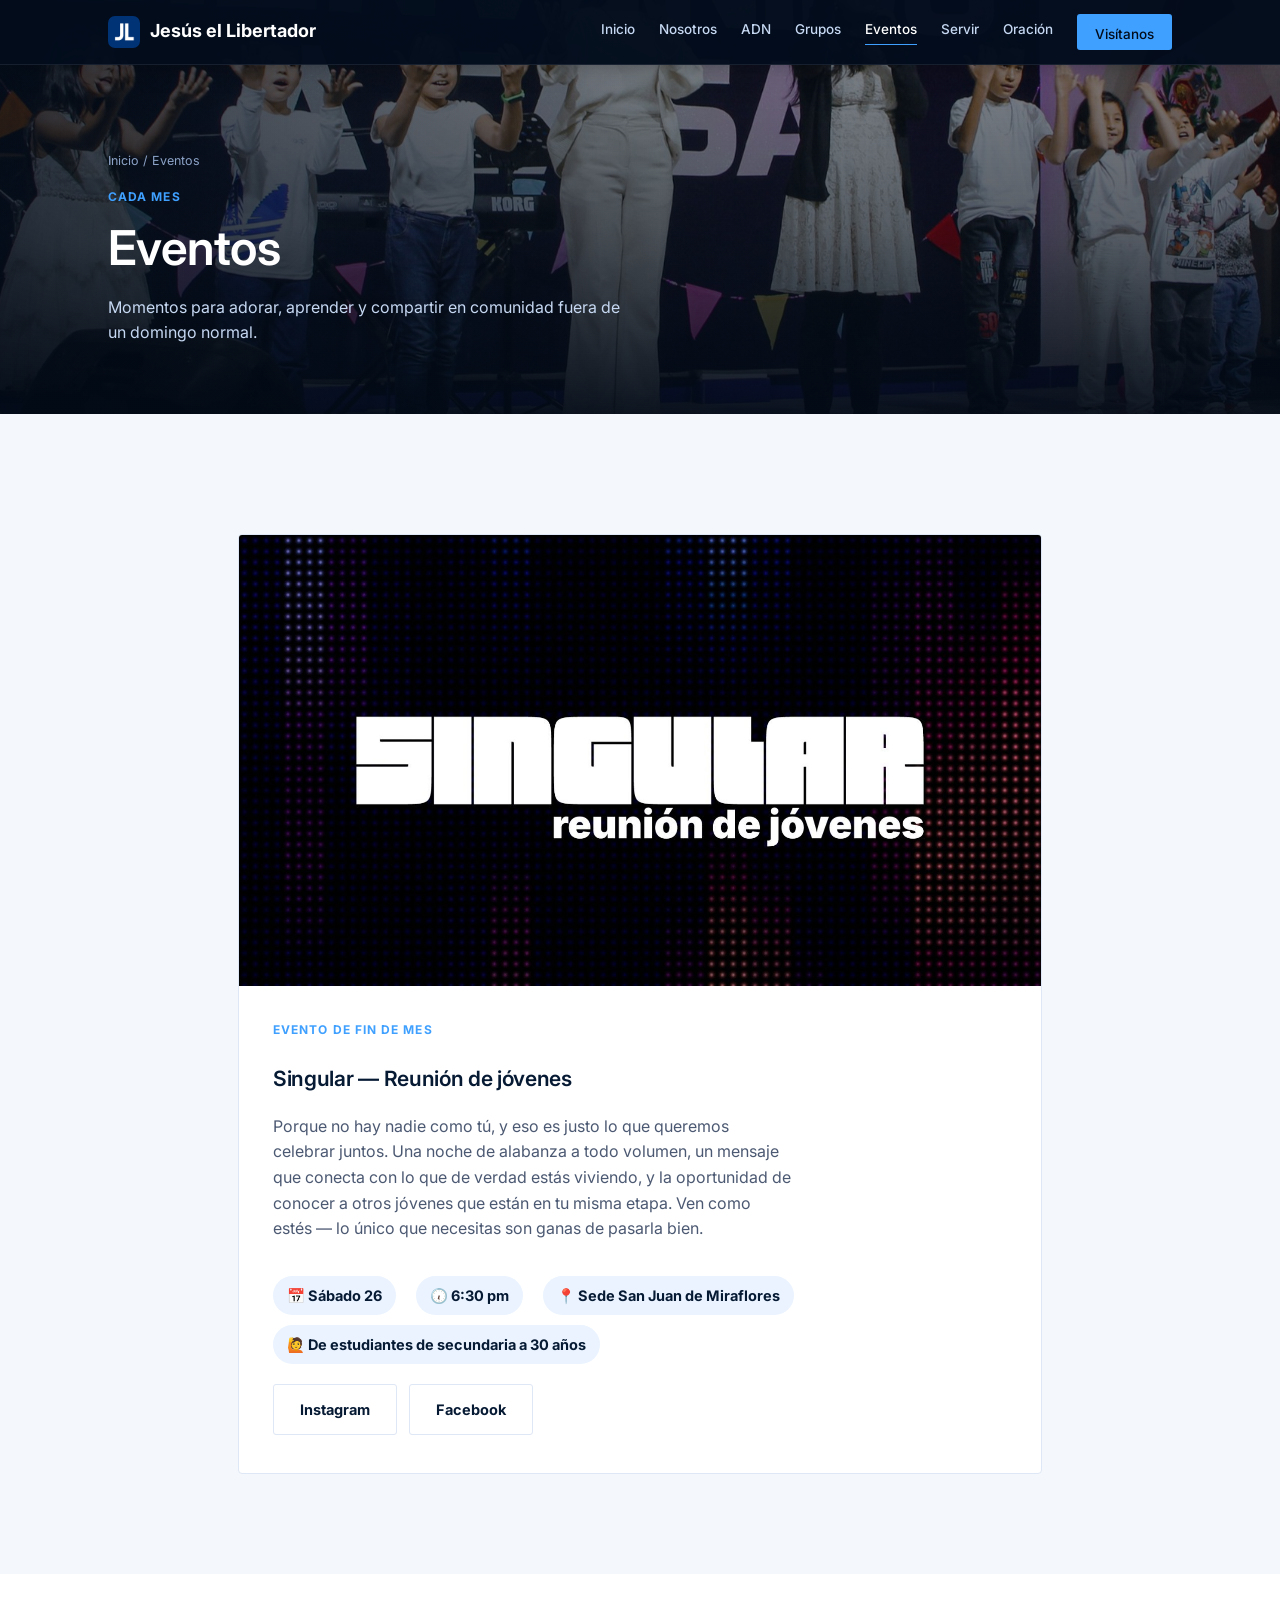
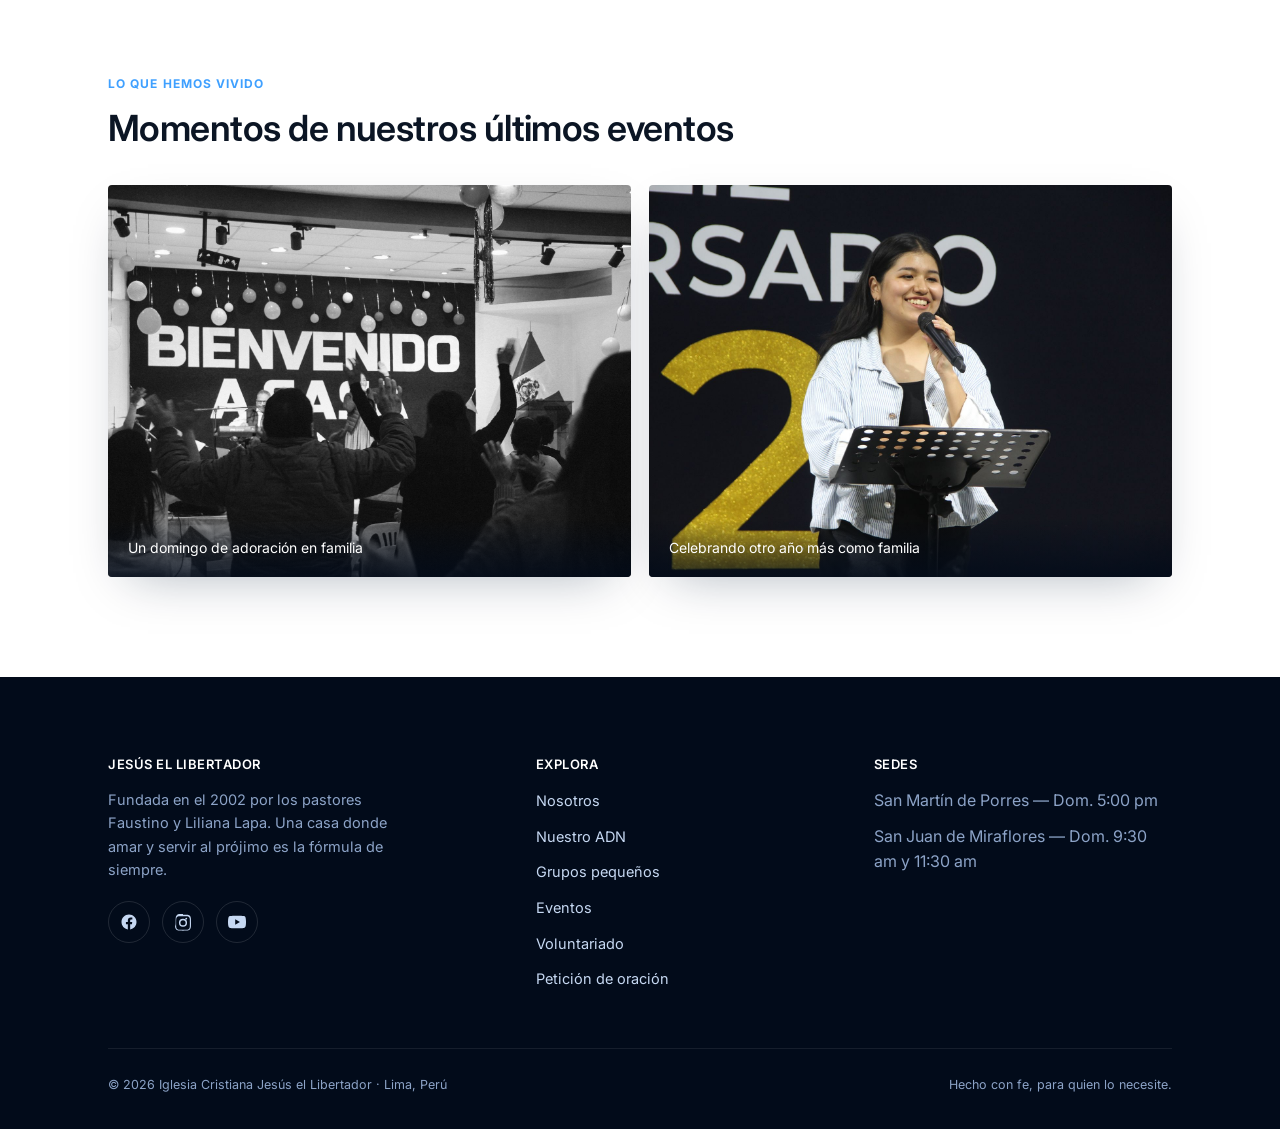
<file: eventos.html>
<!DOCTYPE html>
<html lang="es">
<head>
<meta charset="UTF-8">
<meta name="viewport" content="width=device-width, initial-scale=1, viewport-fit=cover">
<title>Eventos | Iglesia Cristiana Jesús el Libertador</title>
<link rel="icon" type="image/x-icon" href="/favicon.ico">
<link rel="icon" type="image/png" sizes="32x32" href="/images/favicon-32.png">
<link rel="icon" type="image/png" sizes="16x16" href="/images/favicon-16.png">
<link rel="apple-touch-icon" sizes="180x180" href="/images/apple-touch-icon.png">
<link rel="icon" type="image/png" sizes="192x192" href="/images/icon-192.png">
<link rel="icon" type="image/png" sizes="512x512" href="/images/icon-512.png">
<meta name="description" content="Eventos y celebraciones de la Iglesia Cristiana Jesús el Libertador: momentos para adorar, aprender y compartir en comunidad.">
<link rel="canonical" href="https://icjesusellibertador.com/eventos">
<meta property="og:type" content="website">
<meta property="og:site_name" content="Jesús el Libertador">
<meta property="og:locale" content="es_PE">
<meta property="og:title" content="Eventos | Iglesia Cristiana Jesús el Libertador">
<meta property="og:description" content="Eventos y celebraciones de la Iglesia Cristiana Jesús el Libertador: momentos para adorar, aprender y compartir en comunidad.">
<meta property="og:url" content="https://icjesusellibertador.com/eventos">
<meta property="og:image" content="https://icjesusellibertador.com/images/evento-2.jpg">
<meta name="twitter:card" content="summary_large_image">
<link rel="preconnect" href="https://fonts.googleapis.com">
<link rel="preconnect" href="https://fonts.gstatic.com" crossorigin>
<link href="https://fonts.googleapis.com/css2?family=Inter:wght@400;500;600;700;800&display=swap" rel="stylesheet">
<link rel="stylesheet" href="css/styles.css">
</head>
<body>
<header class="site-nav solid" id="siteNav">
  <div class="nav-row">
    <a class="brand" href="index.html">
      <span class="brand-mark"><img src="images/logo.png" alt="Jesús el Libertador"></span>
      Jesús el Libertador
    </a>
    <button class="nav-toggle" id="navToggle" aria-label="Abrir menú"><span></span><span></span><span></span></button>
    <ul class="nav-links" id="navLinks">
      <a href="index.html">Inicio</a>
      <a href="nosotros.html">Nosotros</a>
      <a href="adn.html">ADN</a>
      <a href="grupos.html">Grupos</a>
      <a href="eventos.html" class="current">Eventos</a>
      <a href="voluntariado.html">Servir</a>
      <a href="oracion.html">Oración</a>
      <a class="nav-cta" href="grupos.html#sedes">Visítanos</a>
    </ul>
  </div>
</header>
<header class="page-header">
  <div class="media-bg"><img src="images/evento-2.jpg" alt="Celebración especial con niños en Jesús el Libertador, Bienvenido a Casa"></div>
  <div class="media-overlay"></div>
  <div class="page-header-inner wrap">
    <div class="breadcrumb"><a href="index.html">Inicio</a> / Eventos</div>
    <span class="eyebrow">Cada mes</span>
    <h1>Eventos</h1>
    <p class="lead">Momentos para adorar, aprender y compartir en comunidad fuera de un domingo normal.</p>
  </div>
</header>

<section class="eventos-block" data-reveal>
  <div class="wrap-mid">
    <div class="evento-panel evento-destacado">
      <div class="evento-photo"><img src="images/evento-singular.jpg" alt="Singular, reunión de jóvenes de Jesús el Libertador" loading="lazy"></div>
      <div class="evento-panel-body">
        <span class="eyebrow">Evento de fin de mes</span>
        <h3>Singular — Reunión de jóvenes</h3>
        <p>Porque no hay nadie como tú, y eso es justo lo que queremos celebrar juntos. Una noche de alabanza a todo volumen, un mensaje que conecta con lo que de verdad estás viviendo, y la oportunidad de conocer a otros jóvenes que están en tu misma etapa. Ven como estés — lo único que necesitas son ganas de pasarla bien.</p>
        <div class="evento-meta">
          <span><strong>📅 Sábado 26</strong></span>
          <span><strong>🕡 6:30 pm</strong></span>
          <span><strong>📍 Sede San Juan de Miraflores</strong></span>
          <span><strong>🙋 De estudiantes de secundaria a 30 años</strong></span>
        </div>
        <div class="evento-social">
          <a class="btn btn-ghost on-light" target="_blank" rel="noopener" href="https://www.instagram.com/ic.jel/">Instagram</a>
          <a class="btn btn-ghost on-light" target="_blank" rel="noopener" href="https://www.facebook.com/ICJesuselLibertador/">Facebook</a>
        </div>
      </div>
    </div>
  </div>
</section>

<section class="gallery-section" data-reveal>
  <div class="wrap">
    <span class="eyebrow">Lo que hemos vivido</span>
    <h2>Momentos de nuestros últimos eventos</h2>
    <div class="gallery-grid" data-reveal="stagger">
      <div class="gallery-item">
        <img src="images/evento-1.jpg" alt="Congregación adorando en un evento especial, Bienvenido a Casa" loading="lazy">
        <div class="cap">Un domingo de adoración en familia</div>
      </div>
      <div class="gallery-item">
        <img src="images/predicando.jpg" alt="Joven predicando durante la celebración de aniversario" loading="lazy">
        <div class="cap">Celebrando otro año más como familia</div>
      </div>
    </div>
  </div>
</section>

<footer id="contacto">
  <div class="wrap">
    <div class="footer-grid">
      <div>
        <h4>Jesús el Libertador</h4>
        <p>Fundada en el 2002 por los pastores Faustino y Liliana Lapa. Una casa donde amar y servir al prójimo es la fórmula de siempre.</p>
        <div class="socials" style="margin-top:20px;">
          <a class="social-btn" title="Facebook" target="_blank" rel="noopener" href="https://www.facebook.com/ICJesuselLibertador/">
            <svg width="18" height="18" viewBox="0 0 24 24" fill="currentColor"><path d="M22 12.06C22 6.5 17.52 2 12 2S2 6.5 2 12.06c0 5 3.66 9.15 8.44 9.94v-7.03H7.9v-2.9h2.54V9.85c0-2.5 1.49-3.89 3.77-3.89 1.09 0 2.24.2 2.24.2v2.46h-1.26c-1.24 0-1.63.77-1.63 1.56v1.87h2.78l-.44 2.9h-2.34V22c4.78-.79 8.44-4.94 8.44-9.94z"/></svg>
          </a>
          <a class="social-btn" title="Instagram" target="_blank" rel="noopener" href="https://www.instagram.com/ic.jel/">
            <svg width="18" height="18" viewBox="0 0 24 24" fill="currentColor"><path d="M12 2.2c3.2 0 3.58.01 4.85.07 1.17.05 1.97.24 2.43.4a4.9 4.9 0 0 1 1.77 1.15 4.9 4.9 0 0 1 1.15 1.77c.16.46.35 1.26.4 2.43.06 1.27.07 1.65.07 4.85s-.01 3.58-.07 4.85c-.05 1.17-.24 1.97-.4 2.43a4.9 4.9 0 0 1-1.15 1.77 4.9 4.9 0 0 1-1.77 1.15c-.46.16-1.26.35-2.43.4-1.27.06-1.65.07-4.85.07s-3.58-.01-4.85-.07c-1.17-.05-1.97-.24-2.43-.4a4.9 4.9 0 0 1-1.77-1.15 4.9 4.9 0 0 1-1.15-1.77c-.16-.46-.35-1.26-.4-2.43C2.21 15.58 2.2 15.2 2.2 12s.01-3.58.07-4.85c.05-1.17.24-1.97.4-2.43a4.9 4.9 0 0 1 1.15-1.77A4.9 4.9 0 0 1 5.6 1.8c.46-.16 1.26-.35 2.43-.4C9.3 1.34 9.68 1.33 12 1.33zm0 1.98c-3.14 0-3.5.01-4.73.07-1.03.05-1.6.22-1.97.36-.5.19-.85.42-1.22.79-.37.37-.6.72-.79 1.22-.14.37-.31.94-.36 1.97-.06 1.23-.07 1.6-.07 4.73s.01 3.5.07 4.73c.05 1.03.22 1.6.36 1.97.19.5.42.85.79 1.22.37.37.72.6 1.22.79.37.14.94.31 1.97.36 1.23.06 1.6.07 4.73.07s3.5-.01 4.73-.07c1.03-.05 1.6-.22 1.97-.36.5-.19.85-.42 1.22-.79.37-.37.6-.72.79-1.22.14-.37.31-.94.36-1.97.06-1.23.07-1.6.07-4.73s-.01-3.5-.07-4.73c-.05-1.03-.22-1.6-.36-1.97a3 3 0 0 0-.79-1.22 3 3 0 0 0-1.22-.79c-.37-.14-.94-.31-1.97-.36-1.23-.06-1.6-.07-4.73-.07zm0 3.4a5.42 5.42 0 1 1 0 10.84 5.42 5.42 0 0 1 0-10.84zm0 1.98a3.44 3.44 0 1 0 0 6.88 3.44 3.44 0 0 0 0-6.88zm5.63-2.2a1.27 1.27 0 1 1-2.53 0 1.27 1.27 0 0 1 2.53 0z"/></svg>
          </a>
          <a class="social-btn" title="YouTube" target="_blank" rel="noopener" href="https://www.youtube.com/channel/UCuJzcKdLEdfTrABDYm5E2ng">
            <svg width="18" height="18" viewBox="0 0 24 24" fill="currentColor"><path d="M23.5 6.2a3 3 0 0 0-2.1-2.1C19.6 3.6 12 3.6 12 3.6s-7.6 0-9.4.5A3 3 0 0 0 .5 6.2 31 31 0 0 0 0 12a31 31 0 0 0 .5 5.8 3 3 0 0 0 2.1 2.1c1.8.5 9.4.5 9.4.5s7.6 0 9.4-.5a3 3 0 0 0 2.1-2.1A31 31 0 0 0 24 12a31 31 0 0 0-.5-5.8zM9.6 15.6V8.4l6.3 3.6-6.3 3.6z"/></svg>
          </a>
        </div>
      </div>
      <div>
        <h4>Explora</h4>
        <ul class="footer-links">
          <li><a href="nosotros.html">Nosotros</a></li>
          <li><a href="adn.html">Nuestro ADN</a></li>
          <li><a href="grupos.html">Grupos pequeños</a></li>
          <li><a href="eventos.html">Eventos</a></li>
          <li><a href="voluntariado.html">Voluntariado</a></li>
          <li><a href="oracion.html">Petición de oración</a></li>
        </ul>
      </div>
      <div>
        <h4>Sedes</h4>
        <ul class="footer-links">
          <li>San Martín de Porres — Dom. 5:00 pm</li>
          <li>San Juan de Miraflores — Dom. 9:30 am y 11:30 am</li>
        </ul>
      </div>
    </div>
    <div class="footer-bottom">
      <span>© 2026 Iglesia Cristiana Jesús el Libertador · Lima, Perú</span>
      <span>Hecho con fe, para quien lo necesite.</span>
    </div>
  </div>
</footer>

<script src="js/script.js"></script>
</body>
</html>
</file>
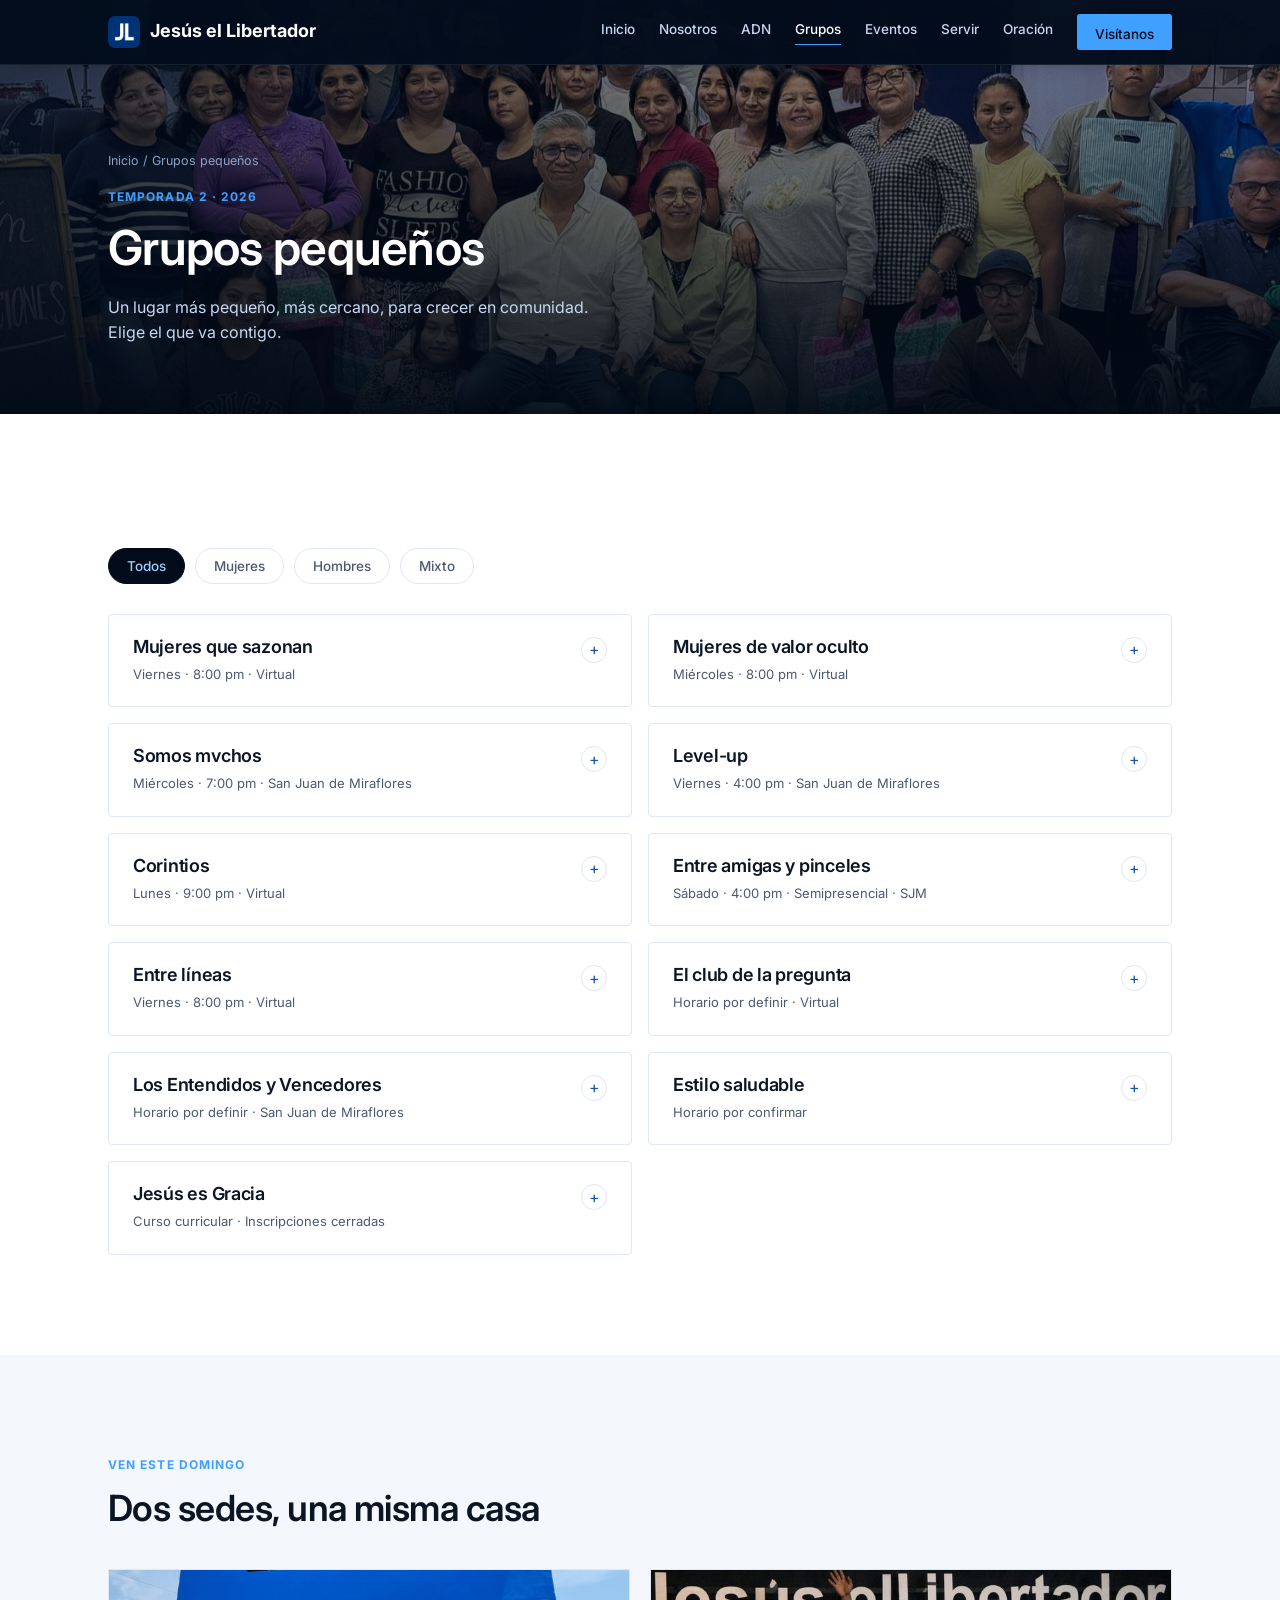
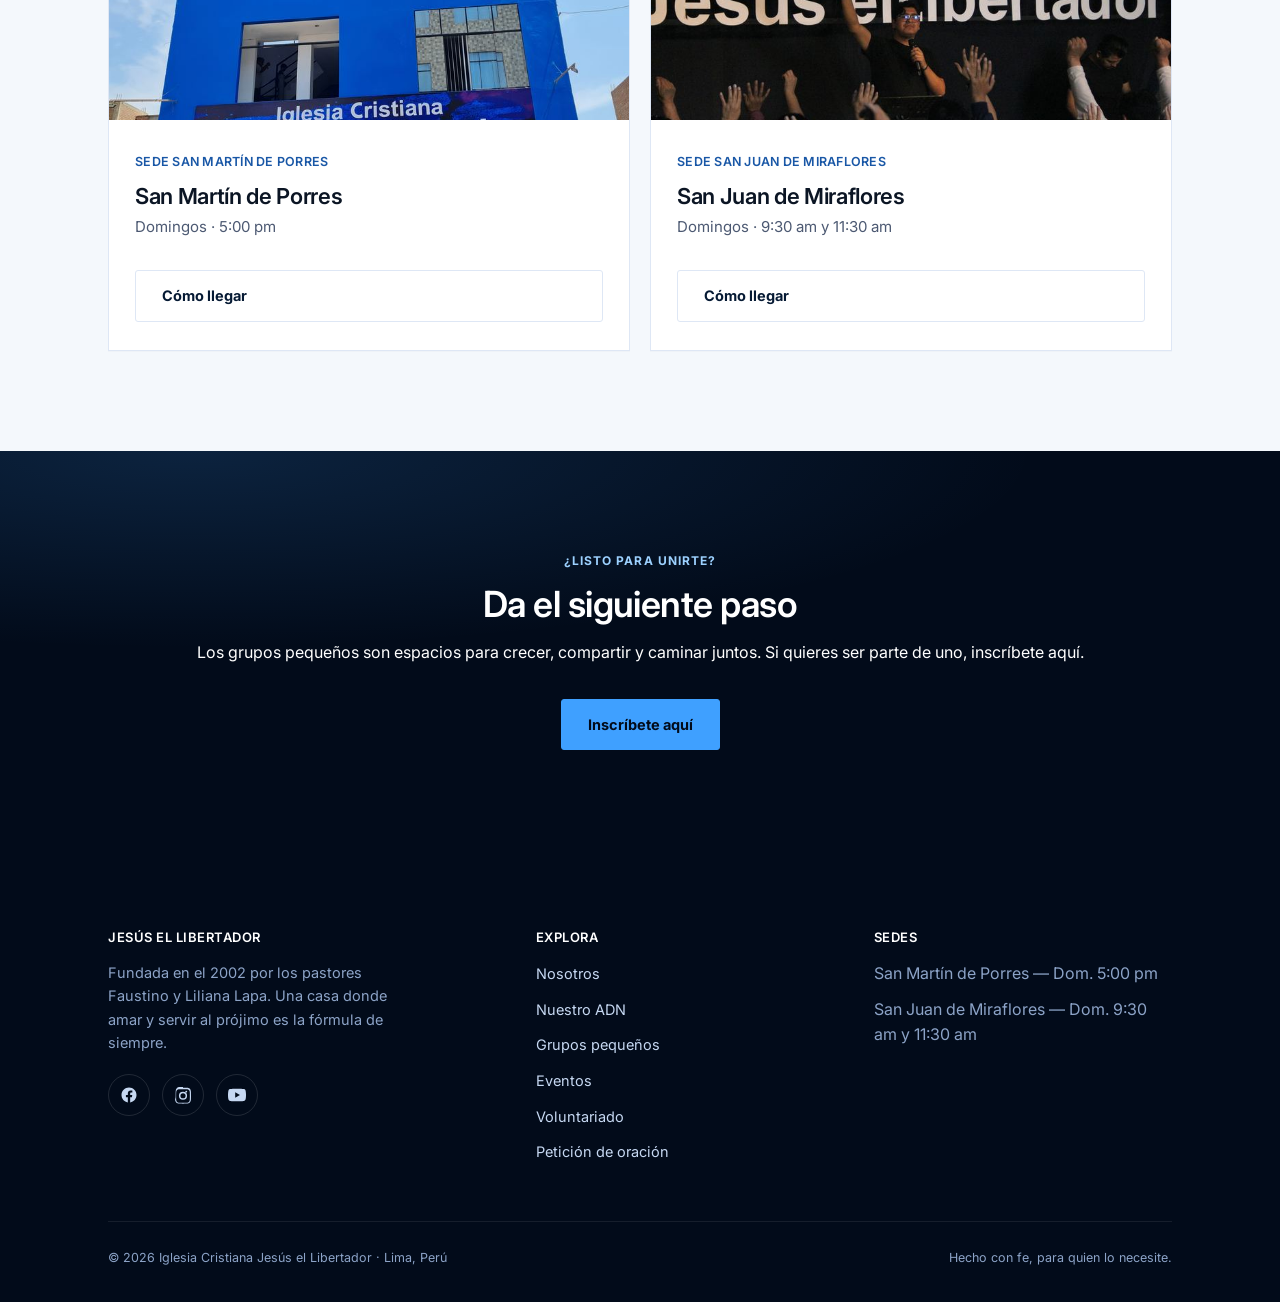
<file: grupos.html>
<!DOCTYPE html>
<html lang="es">
<head>
<meta charset="UTF-8">
<meta name="viewport" content="width=device-width, initial-scale=1, viewport-fit=cover">
<title>Grupos pequeños | Iglesia Cristiana Jesús el Libertador</title>
<link rel="icon" type="image/x-icon" href="/favicon.ico">
<link rel="icon" type="image/png" sizes="32x32" href="/images/favicon-32.png">
<link rel="icon" type="image/png" sizes="16x16" href="/images/favicon-16.png">
<link rel="apple-touch-icon" sizes="180x180" href="/images/apple-touch-icon.png">
<link rel="icon" type="image/png" sizes="192x192" href="/images/icon-192.png">
<link rel="icon" type="image/png" sizes="512x512" href="/images/icon-512.png">
<meta name="description" content="Encuentra tu grupo pequeño en la Iglesia Cristiana Jesús el Libertador: mujeres, hombres y grupos mixtos, presenciales y virtuales.">
<link rel="canonical" href="https://icjesusellibertador.com/grupos">
<meta property="og:type" content="website">
<meta property="og:site_name" content="Jesús el Libertador">
<meta property="og:locale" content="es_PE">
<meta property="og:title" content="Grupos pequeños | Iglesia Cristiana Jesús el Libertador">
<meta property="og:description" content="Encuentra tu grupo pequeño en la Iglesia Cristiana Jesús el Libertador: mujeres, hombres y grupos mixtos, presenciales y virtuales.">
<meta property="og:url" content="https://icjesusellibertador.com/grupos">
<meta property="og:image" content="https://icjesusellibertador.com/images/encuentro-grupos.jpg">
<meta name="twitter:card" content="summary_large_image">
<link rel="preconnect" href="https://fonts.googleapis.com">
<link rel="preconnect" href="https://fonts.gstatic.com" crossorigin>
<link href="https://fonts.googleapis.com/css2?family=Inter:wght@400;500;600;700;800&display=swap" rel="stylesheet">
<link rel="stylesheet" href="css/styles.css">
</head>
<body>
<header class="site-nav solid" id="siteNav">
  <div class="nav-row">
    <a class="brand" href="index.html">
      <span class="brand-mark"><img src="images/logo.png" alt="Jesús el Libertador"></span>
      Jesús el Libertador
    </a>
    <button class="nav-toggle" id="navToggle" aria-label="Abrir menú"><span></span><span></span><span></span></button>
    <ul class="nav-links" id="navLinks">
      <a href="index.html">Inicio</a>
      <a href="nosotros.html">Nosotros</a>
      <a href="adn.html">ADN</a>
      <a href="grupos.html" class="current">Grupos</a>
      <a href="eventos.html">Eventos</a>
      <a href="voluntariado.html">Servir</a>
      <a href="oracion.html">Oración</a>
      <a class="nav-cta" href="grupos.html#sedes">Visítanos</a>
    </ul>
  </div>
</header>
<header class="page-header">
  <div class="media-bg"><img src="images/encuentro-grupos.jpg" alt="Reunión de generaciones, comunidad de Jesús el Libertador"></div>
  <div class="media-overlay"></div>
  <div class="page-header-inner wrap">
    <div class="breadcrumb"><a href="index.html">Inicio</a> / Grupos pequeños</div>
    <span class="eyebrow">Temporada 2 · 2026</span>
    <h1>Grupos pequeños</h1>
    <p class="lead">Un lugar más pequeño, más cercano, para crecer en comunidad. Elige el que va contigo.</p>
  </div>
</header>

<section class="grupos-block" data-reveal>
  <div class="wrap">
    <div class="filtros" id="filtros">
      <button class="chip active" data-filter="todos">Todos</button>
      <button class="chip" data-filter="Mujeres">Mujeres</button>
      <button class="chip" data-filter="Hombres">Hombres</button>
      <button class="chip" data-filter="Mixto">Mixto</button>
    </div>
    <div class="gp-grid" id="gp-list">

      <details class="gp-card" data-publico="Mujeres">
        <div class="gp-photo"><img src="images/gp-mujeres-sazonan.jpg" alt="Grupo pequeño Mujeres que sazonan" loading="lazy"></div>
        <summary><div><h3>Mujeres que sazonan</h3><div class="meta">Viernes · 8:00 pm · Virtual</div></div><span class="plus">+</span></summary>
        <div class="gp-body">
          <p class="desc">Creemos que cada mujer tiene un sazón especial, uno con un toque celestial. En este grupo aprenderemos principios del arte culinario, pero, más allá de cocinar, creceremos para que nuestro testimonio refleje a Cristo y lleve el sabor del evangelio a nuestros hogares, a la iglesia y a nuestra comunidad.</p>
          <div class="gp-tags">
            <div><b>Sede</b>Multisede</div>
            <div><b>Público</b>Mujeres, 20 años a más</div>
            <div><b>Líder</b>Zoila Huerta</div>
          </div>
          <p class="gp-contact">📱 <a href="https://wa.me/51925812110" target="_blank" rel="noopener">925 812 110</a></p>
        </div>
      </details>

      <details class="gp-card" data-publico="Mujeres">
        <div class="gp-photo"><img src="images/gp-mujeres-valor-oculto.jpg" alt="Grupo pequeño Mujeres de valor oculto" loading="lazy"></div>
        <summary><div><h3>Mujeres de valor oculto</h3><div class="meta">Miércoles · 8:00 pm · Virtual</div></div><span class="plus">+</span></summary>
        <div class="gp-body">
          <p class="desc">Dirigido a mujeres que desean conocer más profundamente la Palabra de Dios mediante el estudio de mujeres poco conocidas de la Biblia. Descubriremos cómo Dios obró en sus vidas, las lecciones que podemos aplicar hoy y cómo crecer en fe, identidad y propósito en Cristo, con momentos de oración, compañerismo y apoyo mutuo.</p>
          <div class="gp-tags">
            <div><b>Sede</b>Multisede</div>
            <div><b>Público</b>Mujeres, sin restricción de edad</div>
            <div><b>Líder</b>Lili Aley</div>
          </div>
          <p class="gp-contact">📱 <a href="https://wa.me/51912512668" target="_blank" rel="noopener">912 512 668</a></p>
        </div>
      </details>

      <details class="gp-card" data-publico="Hombres">
        <div class="gp-photo"><img src="images/gp-somos-mvchos.jpg" alt="Grupo pequeño Somos mvchos" loading="lazy"></div>
        <summary><div><h3>Somos mvchos</h3><div class="meta">Miércoles · 7:00 pm · San Juan de Miraflores</div></div><span class="plus">+</span></summary>
        <div class="gp-body">
          <p class="desc">Vamos a aprender sobre la importancia del valor del hombre en la sociedad, pasar un buen rato entre hombres y aprender habilidades útiles para la vida.</p>
          <div class="gp-tags">
            <div><b>Sede</b>San Juan de Miraflores</div>
            <div><b>Público</b>Hombres, sin restricción de edad</div>
            <div><b>Líder</b>Ps. Faustino Lapa</div>
          </div>
          <p class="gp-contact">📱 <a href="https://wa.me/51955758962" target="_blank" rel="noopener">955 758 962</a></p>
        </div>
      </details>

      <details class="gp-card" data-publico="Hombres">
        <div class="gp-photo"><img src="images/gp-level-up.jpg" alt="Grupo pequeño Level-up" loading="lazy"></div>
        <summary><div><h3>Level-up</h3><div class="meta">Viernes · 4:00 pm · San Juan de Miraflores</div></div><span class="plus">+</span></summary>
        <div class="gp-body">
          <p class="desc">Siempre es bueno tener un lugar con amigos para relajarse, jugar, aprender, comer algo y conversar. Nos reunimos semanalmente para jugar PlayStation, aprender valores, habilidades y más. ¿Te unes?</p>
          <div class="gp-tags">
            <div><b>Sede</b>San Juan de Miraflores</div>
            <div><b>Público</b>Hombres, 13 a 25 años</div>
            <div><b>Líder</b>Dan Lapa</div>
          </div>
          <p class="gp-contact">📱 <a href="https://wa.me/51991408281" target="_blank" rel="noopener">991 408 281</a></p>
        </div>
      </details>

      <details class="gp-card" data-publico="Hombres">
        <div class="gp-photo"><img src="images/gp-corintios.jpg" alt="Grupo pequeño Corintios" loading="lazy"></div>
        <summary><div><h3>Corintios</h3><div class="meta">Lunes · 9:00 pm · Virtual</div></div><span class="plus">+</span></summary>
        <div class="gp-body">
          <p class="desc">Exploraremos juntos la segunda carta de Pablo a los corintios, descubriendo sus poderosas enseñanzas para fortalecer nuestra fe, formar nuestro carácter y crecer en nuestro caminar con Cristo de manera auténtica y transformadora.</p>
          <div class="gp-tags">
            <div><b>Sede</b>Multisede</div>
            <div><b>Público</b>Hombres, sin restricción de edad</div>
            <div><b>Líder</b>Evelio Aley</div>
          </div>
          <p class="gp-contact">📱 <a href="https://wa.me/51946289979" target="_blank" rel="noopener">946 289 979</a></p>
        </div>
      </details>

      <details class="gp-card" data-publico="Mujeres">
        <div class="gp-photo"><img src="images/gp-amigas-pinceles.jpg" alt="Grupo pequeño Entre amigas y pinceles" loading="lazy"></div>
        <summary><div><h3>Entre amigas y pinceles</h3><div class="meta">Sábado · 4:00 pm · Semipresencial · SJM</div></div><span class="plus">+</span></summary>
        <div class="gp-body">
          <p class="desc">Si te gusta el arte, pintar y el cuidado personal este grupo es para ti. Tendremos charlas de chicas, tips de makeup y, sobre todo, buena compañía.</p>
          <div class="gp-tags">
            <div><b>Sede</b>San Juan de Miraflores</div>
            <div><b>Público</b>Mujeres, 16 a 25 años</div>
            <div><b>Líder</b>Noemí Ancajima</div>
          </div>
          <p class="gp-contact">📱 <a href="https://wa.me/51922241741" target="_blank" rel="noopener">922 241 741</a></p>
        </div>
      </details>

      <details class="gp-card" data-publico="Mixto">
        <div class="gp-photo"><img src="images/gp-entre-lineas.jpg" alt="Grupo pequeño Entre líneas" loading="lazy"></div>
        <summary><div><h3>Entre líneas</h3><div class="meta">Viernes · 8:00 pm · Virtual</div></div><span class="plus">+</span></summary>
        <div class="gp-body">
          <p class="desc">¿Y si una sola historia pudiera cambiar tu forma de ver la vida? Vamos a explorar historias bíblicas que desafían, inspiran y nos acercan más a Dios. ¿Listo para descubrirla?</p>
          <div class="gp-tags">
            <div><b>Sede</b>Multisede</div>
            <div><b>Público</b>Mixto, 18 a 40 años</div>
            <div><b>Líder</b>Carlos Quispe</div>
          </div>
          <p class="gp-contact">📱 <a href="https://wa.me/51900740848" target="_blank" rel="noopener">900 740 848</a></p>
        </div>
      </details>

      <details class="gp-card" data-publico="Mujeres">
        <div class="gp-photo"><img src="images/gp-club-pregunta.jpg" alt="Grupo pequeño El club de la pregunta" loading="lazy"></div>
        <summary><div><h3>El club de la pregunta</h3><div class="meta">Horario por definir · Virtual</div></div><span class="plus">+</span></summary>
        <div class="gp-body">
          <p class="desc">¿Tienes preguntas que pocas veces te atreves a hacer? Un espacio para mujeres donde conversaremos con confianza sobre temas como la higiene femenina, la sexualidad, la autoestima y muchos otros, aprendiendo juntas desde una perspectiva bíblica.</p>
          <div class="gp-tags">
            <div><b>Sede</b>Multisede</div>
            <div><b>Público</b>Mujeres, 13 a 25 años</div>
            <div><b>Líder</b>Psa. Fernanda Gonzales</div>
          </div>
          <p class="gp-contact">📱 <a href="https://wa.me/51943731313" target="_blank" rel="noopener">943 731 313</a></p>
        </div>
      </details>

      <details class="gp-card" data-publico="Mixto">
        <div class="gp-photo"><img src="images/gp-entendidos-vencedores.jpg" alt="Grupo pequeño Los Entendidos y Vencedores" loading="lazy"></div>
        <summary><div><h3>Los Entendidos y Vencedores</h3><div class="meta">Horario por definir · San Juan de Miraflores</div></div><span class="plus">+</span></summary>
        <div class="gp-body">
          <p class="desc">Nunca dejamos de aprender de Dios. Aquí encontrarás un lugar para crecer en la Palabra, compartir con nuevos amigos y recordar que cada etapa de la vida tiene un propósito en el Señor. ¡Anímate a ser parte!</p>
          <div class="gp-tags">
            <div><b>Sede</b>San Juan de Miraflores</div>
            <div><b>Público</b>Mixto, 60 años a más</div>
            <div><b>Líder</b>Ps. Pedro Benites</div>
          </div>
          <p class="gp-contact">📱 <a href="https://wa.me/51941253927" target="_blank" rel="noopener">941 253 927</a></p>
        </div>
      </details>

      <details class="gp-card" data-publico="Mixto">
        <div class="gp-photo"><img src="images/gp-estilo-saludable.jpg" alt="Grupo pequeño Estilo saludable" loading="lazy"></div>
        <summary><div><h3>Estilo saludable</h3><div class="meta">Horario por confirmar</div></div><span class="plus">+</span></summary>
        <div class="gp-body">
          <p class="desc">Un espacio para aprender juntos a cuidar el cuerpo que Dios nos dio: alimentación, hábitos y bienestar, compartido en comunidad y con base bíblica.</p>
          <div class="gp-tags">
            <div><b>Sede</b>Por confirmar</div>
            <div><b>Público</b>Mixto</div>
            <div><b>Líder</b>Por confirmar</div>
          </div>
          <p class="gp-contact">Contacto por confirmar — escríbenos por redes mientras tanto.</p>
        </div>
      </details>

      <details class="gp-card" data-publico="Mixto">
        <div class="gp-photo"><img src="images/gp-jesus-es-gracia.jpg" alt="Grupo pequeño Jesús es Gracia" loading="lazy"></div>
        <summary><div><h3>Jesús es Gracia</h3><div class="meta">Curso curricular · Inscripciones cerradas</div></div><span class="plus">+</span></summary>
        <div class="gp-body">
          <p class="desc">Un curso que se recorre en orden, clase a clase, para profundizar en la gracia de Dios desde sus fundamentos. Por ser curricular, las inscripciones están cerradas por ahora mientras el grupo actual sigue en curso.</p>
          <div class="gp-tags">
            <div><b>Sede</b>Por confirmar</div>
            <div><b>Público</b>Mixto</div>
            <div><b>Estado</b>Inscripciones cerradas</div>
          </div>
          <p class="gp-contact">Escríbenos por redes para que te avisemos cuándo abre la próxima convocatoria.</p>
        </div>
      </details>

    </div>
  </div>
</section>

<section class="sedes-section" id="sedes" data-reveal>
  <div class="wrap">
    <span class="eyebrow">Ven este domingo</span>
    <h2>Dos sedes, una misma casa</h2>
    <div class="sedes-grid">
      <div class="sede-card">
        <div class="sede-photo"><img src="images/local-smp-sm.jpg" alt="Fachada de la sede San Martín de Porres" loading="lazy"></div>
        <div class="sede-body">
          <div>
            <span class="tag">Sede San Martín de Porres</span>
            <h3>San Martín de Porres</h3>
            <p class="horario">Domingos · 5:00 pm</p>
          </div>
          <a class="btn btn-ghost on-light" target="_blank" rel="noopener" href="https://www.google.com.pe/maps/place/Iglesia+Cristiana+Jes%C3%BAs+el+Libertador/@-11.9723436,-77.6283844,10z/data=!4m6!3m5!1s0x9105ce0a161dca0d:0x73859e1350eab55b!8m2!3d-11.9723436!4d-77.1010406!16s%2Fg%2F11clyf3jx7?entry=ttu&g_ep=EgoyMDI2MDkwMi4wIKXMDSoASAFQAw%3D%3D">Cómo llegar</a>
        </div>
      </div>
      <div class="sede-card">
        <div class="sede-photo"><img src="images/hero-servicio-sjm-sm.jpg" alt="Culto en la sede San Juan de Miraflores" loading="lazy"></div>
        <div class="sede-body">
          <div>
            <span class="tag">Sede San Juan de Miraflores</span>
            <h3>San Juan de Miraflores</h3>
            <p class="horario">Domingos · 9:30 am y 11:30 am</p>
          </div>
          <a class="btn btn-ghost on-light" target="_blank" rel="noopener" href="https://www.google.com.pe/maps/place/Iglesia+Cristiana+%22Jes%C3%BAs+el+Libertador%22/@-12.1850564,-77.4873408,10z/data=!4m6!3m5!1s0x9105b928b0111d5b:0x7c454dcc44965c6d!8m2!3d-12.1850564!4d-76.959997!16s%2Fg%2F11v0jfzvqk?entry=ttu&g_ep=EgoyMDI2MDkwMi4wIKXMDSoASAFQAw%3D%3D">Cómo llegar</a>
        </div>
      </div>
    </div>
  </div>
</section>

<section class="cta-band" style="text-align:center;" data-reveal>
  <div class="wrap">
    <span class="eyebrow" style="justify-content:center;">¿Listo para unirte?</span>
    <h2>Da el siguiente paso</h2>
    <p class="intro" style="margin:0 auto;">Los grupos pequeños son espacios para crecer, compartir y caminar juntos. Si quieres ser parte de uno, inscríbete aquí.</p>
    <div class="btn-row" style="justify-content:center;">
      <a class="btn" href="https://docs.google.com/forms/d/e/1FAIpQLScS_pSN7CPZlbw_rov8IqioXKIATPUdmUQqlZMvDMcyrjUu5A/viewform?usp=send_form" target="_blank" rel="noopener">Inscríbete aquí</a>
    </div>
  </div>
</section>
<footer id="contacto">
  <div class="wrap">
    <div class="footer-grid">
      <div>
        <h4>Jesús el Libertador</h4>
        <p>Fundada en el 2002 por los pastores Faustino y Liliana Lapa. Una casa donde amar y servir al prójimo es la fórmula de siempre.</p>
        <div class="socials" style="margin-top:20px;">
          <a class="social-btn" title="Facebook" target="_blank" rel="noopener" href="https://www.facebook.com/ICJesuselLibertador/">
            <svg width="18" height="18" viewBox="0 0 24 24" fill="currentColor"><path d="M22 12.06C22 6.5 17.52 2 12 2S2 6.5 2 12.06c0 5 3.66 9.15 8.44 9.94v-7.03H7.9v-2.9h2.54V9.85c0-2.5 1.49-3.89 3.77-3.89 1.09 0 2.24.2 2.24.2v2.46h-1.26c-1.24 0-1.63.77-1.63 1.56v1.87h2.78l-.44 2.9h-2.34V22c4.78-.79 8.44-4.94 8.44-9.94z"/></svg>
          </a>
          <a class="social-btn" title="Instagram" target="_blank" rel="noopener" href="https://www.instagram.com/ic.jel/">
            <svg width="18" height="18" viewBox="0 0 24 24" fill="currentColor"><path d="M12 2.2c3.2 0 3.58.01 4.85.07 1.17.05 1.97.24 2.43.4a4.9 4.9 0 0 1 1.77 1.15 4.9 4.9 0 0 1 1.15 1.77c.16.46.35 1.26.4 2.43.06 1.27.07 1.65.07 4.85s-.01 3.58-.07 4.85c-.05 1.17-.24 1.97-.4 2.43a4.9 4.9 0 0 1-1.15 1.77 4.9 4.9 0 0 1-1.77 1.15c-.46.16-1.26.35-2.43.4-1.27.06-1.65.07-4.85.07s-3.58-.01-4.85-.07c-1.17-.05-1.97-.24-2.43-.4a4.9 4.9 0 0 1-1.77-1.15 4.9 4.9 0 0 1-1.15-1.77c-.16-.46-.35-1.26-.4-2.43C2.21 15.58 2.2 15.2 2.2 12s.01-3.58.07-4.85c.05-1.17.24-1.97.4-2.43a4.9 4.9 0 0 1 1.15-1.77A4.9 4.9 0 0 1 5.6 1.8c.46-.16 1.26-.35 2.43-.4C9.3 1.34 9.68 1.33 12 1.33zm0 1.98c-3.14 0-3.5.01-4.73.07-1.03.05-1.6.22-1.97.36-.5.19-.85.42-1.22.79-.37.37-.6.72-.79 1.22-.14.37-.31.94-.36 1.97-.06 1.23-.07 1.6-.07 4.73s.01 3.5.07 4.73c.05 1.03.22 1.6.36 1.97.19.5.42.85.79 1.22.37.37.72.6 1.22.79.37.14.94.31 1.97.36 1.23.06 1.6.07 4.73.07s3.5-.01 4.73-.07c1.03-.05 1.6-.22 1.97-.36.5-.19.85-.42 1.22-.79.37-.37.6-.72.79-1.22.14-.37.31-.94.36-1.97.06-1.23.07-1.6.07-4.73s-.01-3.5-.07-4.73c-.05-1.03-.22-1.6-.36-1.97a3 3 0 0 0-.79-1.22 3 3 0 0 0-1.22-.79c-.37-.14-.94-.31-1.97-.36-1.23-.06-1.6-.07-4.73-.07zm0 3.4a5.42 5.42 0 1 1 0 10.84 5.42 5.42 0 0 1 0-10.84zm0 1.98a3.44 3.44 0 1 0 0 6.88 3.44 3.44 0 0 0 0-6.88zm5.63-2.2a1.27 1.27 0 1 1-2.53 0 1.27 1.27 0 0 1 2.53 0z"/></svg>
          </a>
          <a class="social-btn" title="YouTube" target="_blank" rel="noopener" href="https://www.youtube.com/channel/UCuJzcKdLEdfTrABDYm5E2ng">
            <svg width="18" height="18" viewBox="0 0 24 24" fill="currentColor"><path d="M23.5 6.2a3 3 0 0 0-2.1-2.1C19.6 3.6 12 3.6 12 3.6s-7.6 0-9.4.5A3 3 0 0 0 .5 6.2 31 31 0 0 0 0 12a31 31 0 0 0 .5 5.8 3 3 0 0 0 2.1 2.1c1.8.5 9.4.5 9.4.5s7.6 0 9.4-.5a3 3 0 0 0 2.1-2.1A31 31 0 0 0 24 12a31 31 0 0 0-.5-5.8zM9.6 15.6V8.4l6.3 3.6-6.3 3.6z"/></svg>
          </a>
        </div>
      </div>
      <div>
        <h4>Explora</h4>
        <ul class="footer-links">
          <li><a href="nosotros.html">Nosotros</a></li>
          <li><a href="adn.html">Nuestro ADN</a></li>
          <li><a href="grupos.html">Grupos pequeños</a></li>
          <li><a href="eventos.html">Eventos</a></li>
          <li><a href="voluntariado.html">Voluntariado</a></li>
          <li><a href="oracion.html">Petición de oración</a></li>
        </ul>
      </div>
      <div>
        <h4>Sedes</h4>
        <ul class="footer-links">
          <li>San Martín de Porres — Dom. 5:00 pm</li>
          <li>San Juan de Miraflores — Dom. 9:30 am y 11:30 am</li>
        </ul>
      </div>
    </div>
    <div class="footer-bottom">
      <span>© 2026 Iglesia Cristiana Jesús el Libertador · Lima, Perú</span>
      <span>Hecho con fe, para quien lo necesite.</span>
    </div>
  </div>
</footer>

<script src="js/script.js"></script>
</body>
</html>
</file>
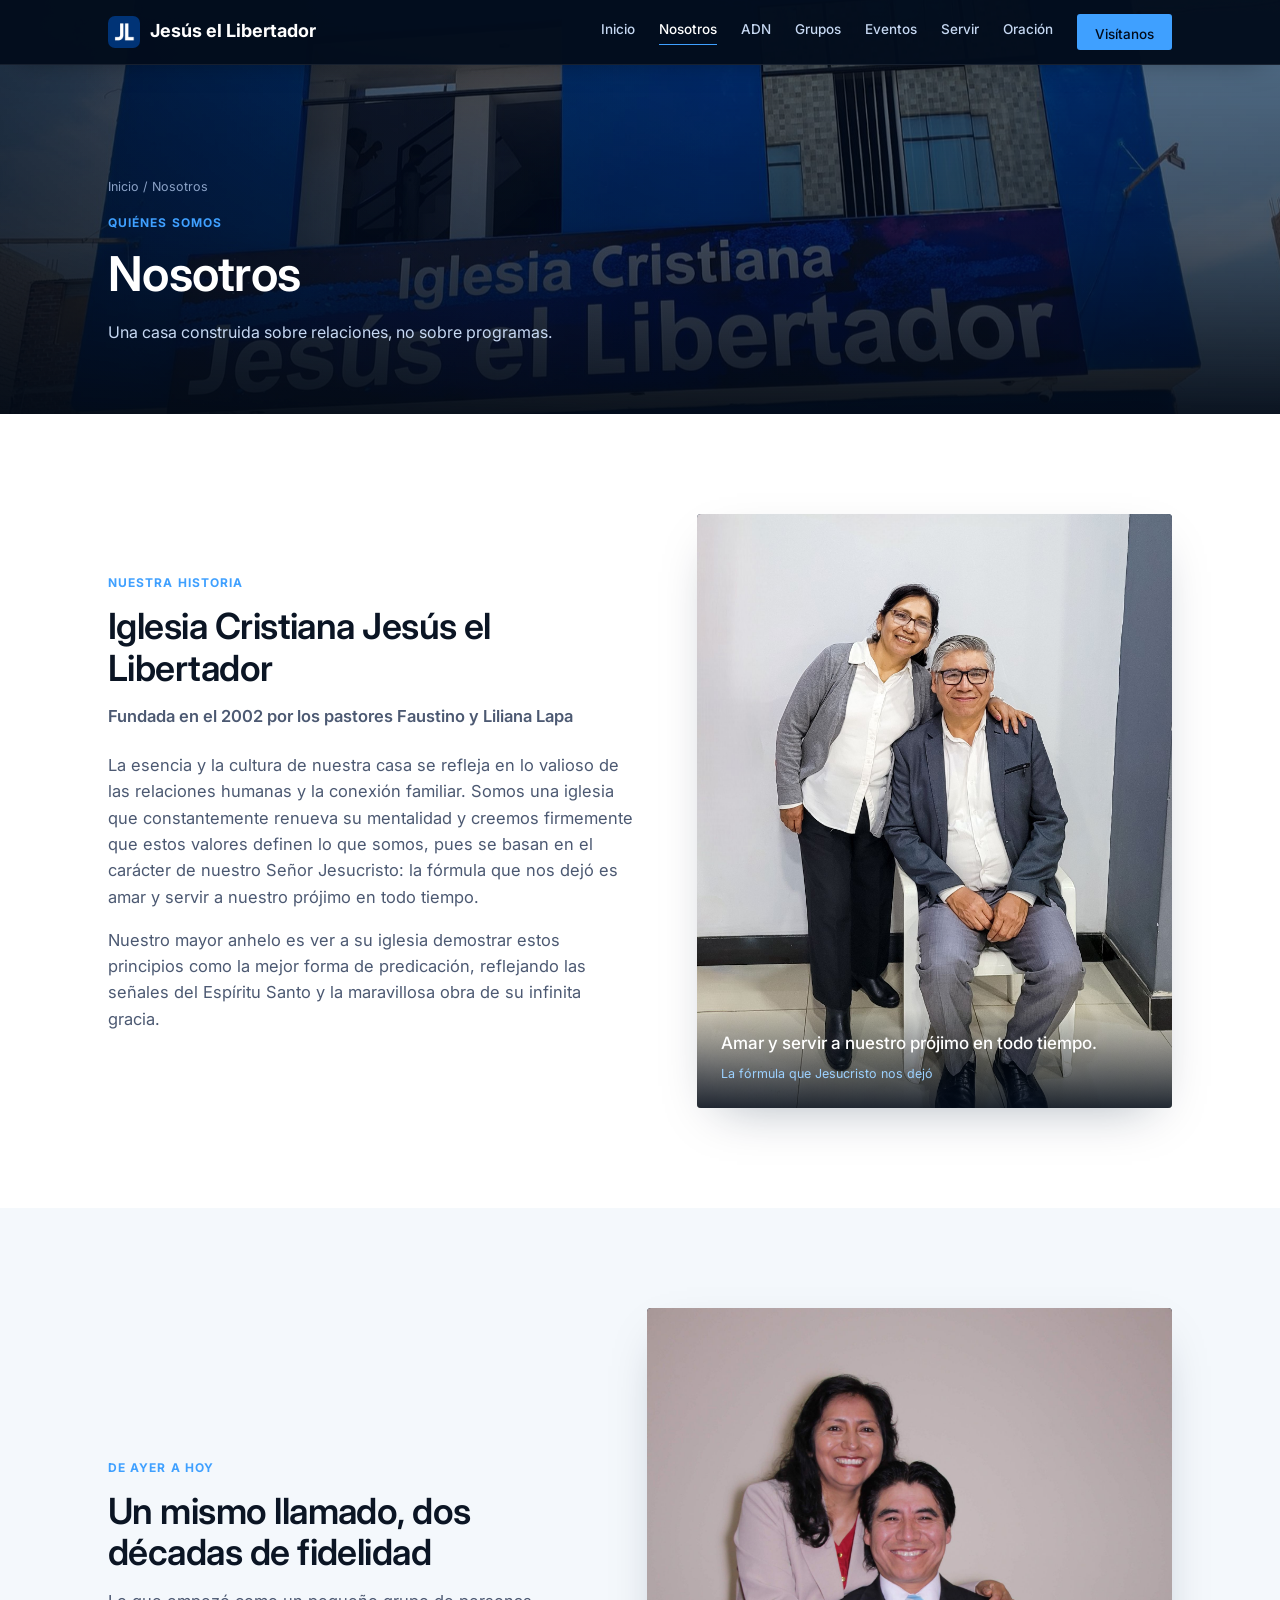
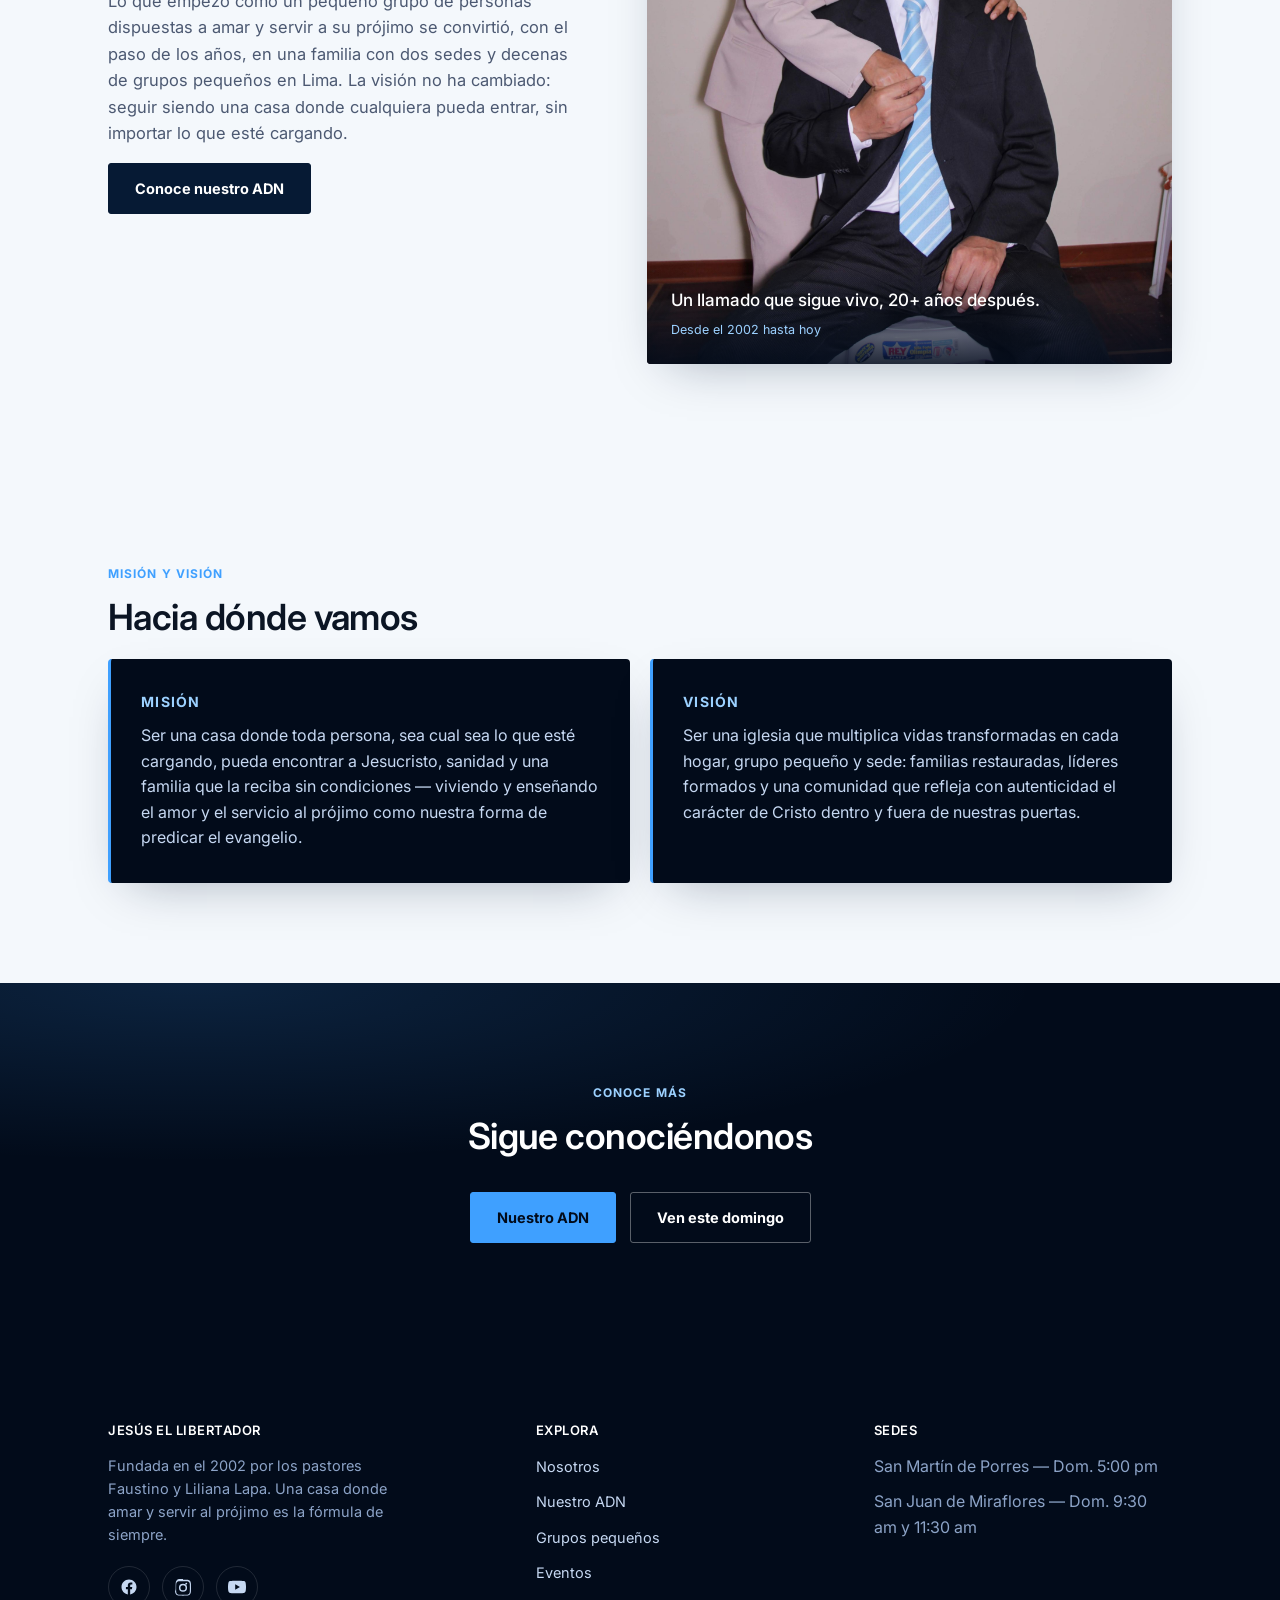
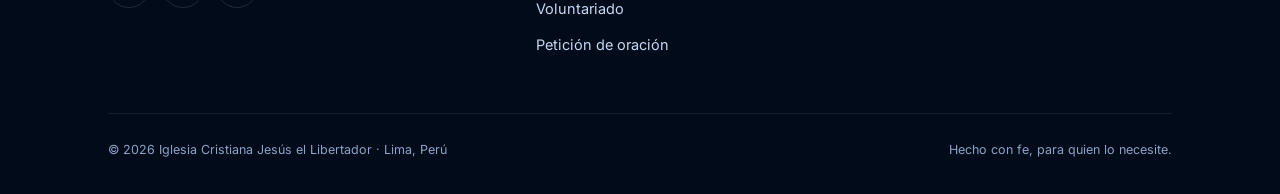
<file: nosotros.html>
<!DOCTYPE html>
<html lang="es">
<head>
<meta charset="UTF-8">
<meta name="viewport" content="width=device-width, initial-scale=1, viewport-fit=cover">
<title>Nosotros | Iglesia Cristiana Jesús el Libertador</title>
<link rel="icon" type="image/x-icon" href="/favicon.ico">
<link rel="icon" type="image/png" sizes="32x32" href="/images/favicon-32.png">
<link rel="icon" type="image/png" sizes="16x16" href="/images/favicon-16.png">
<link rel="apple-touch-icon" sizes="180x180" href="/images/apple-touch-icon.png">
<link rel="icon" type="image/png" sizes="192x192" href="/images/icon-192.png">
<link rel="icon" type="image/png" sizes="512x512" href="/images/icon-512.png">
<meta name="description" content="Conoce la historia de la Iglesia Cristiana Jesús el Libertador, fundada en el 2002 por los pastores Faustino y Liliana Lapa.">
<link rel="canonical" href="https://icjesusellibertador.com/nosotros">
<meta property="og:type" content="website">
<meta property="og:site_name" content="Jesús el Libertador">
<meta property="og:locale" content="es_PE">
<meta property="og:title" content="Nosotros | Iglesia Cristiana Jesús el Libertador">
<meta property="og:description" content="Conoce la historia de la Iglesia Cristiana Jesús el Libertador, fundada en el 2002 por los pastores Faustino y Liliana Lapa.">
<meta property="og:url" content="https://icjesusellibertador.com/nosotros">
<meta property="og:image" content="https://icjesusellibertador.com/images/local-smp.jpg">
<meta name="twitter:card" content="summary_large_image">
<link rel="preconnect" href="https://fonts.googleapis.com">
<link rel="preconnect" href="https://fonts.gstatic.com" crossorigin>
<link href="https://fonts.googleapis.com/css2?family=Inter:wght@400;500;600;700;800&display=swap" rel="stylesheet">
<link rel="stylesheet" href="css/styles.css">
</head>
<body>
<header class="site-nav solid" id="siteNav">
  <div class="nav-row">
    <a class="brand" href="index.html">
      <span class="brand-mark"><img src="images/logo.png" alt="Jesús el Libertador"></span>
      Jesús el Libertador
    </a>
    <button class="nav-toggle" id="navToggle" aria-label="Abrir menú"><span></span><span></span><span></span></button>
    <ul class="nav-links" id="navLinks">
      <a href="index.html">Inicio</a>
      <a href="nosotros.html" class="current">Nosotros</a>
      <a href="adn.html">ADN</a>
      <a href="grupos.html">Grupos</a>
      <a href="eventos.html">Eventos</a>
      <a href="voluntariado.html">Servir</a>
      <a href="oracion.html">Oración</a>
      <a class="nav-cta" href="grupos.html#sedes">Visítanos</a>
    </ul>
  </div>
</header>
<header class="page-header">
  <div class="media-bg"><img src="images/local-smp.jpg" alt="Fachada de la Iglesia Cristiana Jesús el Libertador" style="object-position:50% 58%;"></div>
  <div class="media-overlay"></div>
  <div class="page-header-inner wrap">
    <div class="breadcrumb"><a href="index.html">Inicio</a> / Nosotros</div>
    <span class="eyebrow">Quiénes somos</span>
    <h1>Nosotros</h1>
    <p class="lead">Una casa construida sobre relaciones, no sobre programas.</p>
  </div>
</header>

<section class="nosotros" data-reveal>
  <div class="wrap">
    <div class="nos-grid">
      <div>
        <span class="eyebrow">Nuestra historia</span>
        <h2>Iglesia Cristiana Jesús el Libertador</h2>
        <p class="founders-line">Fundada en el 2002 por los pastores Faustino y Liliana Lapa</p>
        <p>La esencia y la cultura de nuestra casa se refleja en lo valioso de las relaciones humanas y la conexión familiar. Somos una iglesia que constantemente renueva su mentalidad y creemos firmemente que estos valores definen lo que somos, pues se basan en el carácter de nuestro Señor Jesucristo: la fórmula que nos dejó es amar y servir a nuestro prójimo en todo tiempo.</p>
        <p>Nuestro mayor anhelo es ver a su iglesia demostrar estos principios como la mejor forma de predicación, reflejando las señales del Espíritu Santo y la maravillosa obra de su infinita gracia.</p>
      </div>
      <div class="photo-frame">
        <img src="images/pastores-actual.jpg" alt="Pastores Faustino y Liliana Lapa">
        <div class="cap">
          <p>Amar y servir a nuestro prójimo en todo tiempo.</p>
          <span>La fórmula que Jesucristo nos dejó</span>
        </div>
      </div>
    </div>
  </div>
</section>

<section class="nosotros" style="background:var(--paper-dim);" data-reveal>
  <div class="wrap">
    <div class="nos-grid reverse">
      <div class="photo-frame">
        <img src="images/pastores-historico.jpg" alt="Fotografía histórica de los pastores fundadores">
        <div class="cap">
          <p>Un llamado que sigue vivo, 20+ años después.</p>
          <span>Desde el 2002 hasta hoy</span>
        </div>
      </div>
      <div>
        <span class="eyebrow">De ayer a hoy</span>
        <h2>Un mismo llamado, dos décadas de fidelidad</h2>
        <p>Lo que empezó como un pequeño grupo de personas dispuestas a amar y servir a su prójimo se convirtió, con el paso de los años, en una familia con dos sedes y decenas de grupos pequeños en Lima. La visión no ha cambiado: seguir siendo una casa donde cualquiera pueda entrar, sin importar lo que esté cargando.</p>
        <a class="btn btn-dark" href="adn.html">Conoce nuestro ADN</a>
      </div>
    </div>
  </div>
</section>

<section class="sedes-section" data-reveal>
  <div class="wrap">
    <span class="eyebrow">Misión y visión</span>
    <h2>Hacia dónde vamos</h2>
    <div class="mv-grid">
      <div class="mv-card">
        <span class="eyebrow" style="font-size:14px;">Misión</span>
        <p>Ser una casa donde toda persona, sea cual sea lo que esté cargando, pueda encontrar a Jesucristo, sanidad y una familia que la reciba sin condiciones — viviendo y enseñando el amor y el servicio al prójimo como nuestra forma de predicar el evangelio.</p>
      </div>
      <div class="mv-card">
        <span class="eyebrow" style="font-size:14px;">Visión</span>
        <p>Ser una iglesia que multiplica vidas transformadas en cada hogar, grupo pequeño y sede: familias restauradas, líderes formados y una comunidad que refleja con autenticidad el carácter de Cristo dentro y fuera de nuestras puertas.</p>
      </div>
    </div>
  </div>
</section>

<section class="cta-band" style="text-align:center;" data-reveal>
  <div class="wrap">
    <span class="eyebrow">Conoce más</span>
    <h2>Sigue conociéndonos</h2>
    <div class="btn-row" style="justify-content:center;">
      <a class="btn" href="adn.html">Nuestro ADN</a>
      <a class="btn btn-ghost" href="grupos.html#sedes">Ven este domingo</a>
    </div>
  </div>
</section>
<footer id="contacto">
  <div class="wrap">
    <div class="footer-grid">
      <div>
        <h4>Jesús el Libertador</h4>
        <p>Fundada en el 2002 por los pastores Faustino y Liliana Lapa. Una casa donde amar y servir al prójimo es la fórmula de siempre.</p>
        <div class="socials" style="margin-top:20px;">
          <a class="social-btn" title="Facebook" target="_blank" rel="noopener" href="https://www.facebook.com/ICJesuselLibertador/">
            <svg width="18" height="18" viewBox="0 0 24 24" fill="currentColor"><path d="M22 12.06C22 6.5 17.52 2 12 2S2 6.5 2 12.06c0 5 3.66 9.15 8.44 9.94v-7.03H7.9v-2.9h2.54V9.85c0-2.5 1.49-3.89 3.77-3.89 1.09 0 2.24.2 2.24.2v2.46h-1.26c-1.24 0-1.63.77-1.63 1.56v1.87h2.78l-.44 2.9h-2.34V22c4.78-.79 8.44-4.94 8.44-9.94z"/></svg>
          </a>
          <a class="social-btn" title="Instagram" target="_blank" rel="noopener" href="https://www.instagram.com/ic.jel/">
            <svg width="18" height="18" viewBox="0 0 24 24" fill="currentColor"><path d="M12 2.2c3.2 0 3.58.01 4.85.07 1.17.05 1.97.24 2.43.4a4.9 4.9 0 0 1 1.77 1.15 4.9 4.9 0 0 1 1.15 1.77c.16.46.35 1.26.4 2.43.06 1.27.07 1.65.07 4.85s-.01 3.58-.07 4.85c-.05 1.17-.24 1.97-.4 2.43a4.9 4.9 0 0 1-1.15 1.77 4.9 4.9 0 0 1-1.77 1.15c-.46.16-1.26.35-2.43.4-1.27.06-1.65.07-4.85.07s-3.58-.01-4.85-.07c-1.17-.05-1.97-.24-2.43-.4a4.9 4.9 0 0 1-1.77-1.15 4.9 4.9 0 0 1-1.15-1.77c-.16-.46-.35-1.26-.4-2.43C2.21 15.58 2.2 15.2 2.2 12s.01-3.58.07-4.85c.05-1.17.24-1.97.4-2.43a4.9 4.9 0 0 1 1.15-1.77A4.9 4.9 0 0 1 5.6 1.8c.46-.16 1.26-.35 2.43-.4C9.3 1.34 9.68 1.33 12 1.33zm0 1.98c-3.14 0-3.5.01-4.73.07-1.03.05-1.6.22-1.97.36-.5.19-.85.42-1.22.79-.37.37-.6.72-.79 1.22-.14.37-.31.94-.36 1.97-.06 1.23-.07 1.6-.07 4.73s.01 3.5.07 4.73c.05 1.03.22 1.6.36 1.97.19.5.42.85.79 1.22.37.37.72.6 1.22.79.37.14.94.31 1.97.36 1.23.06 1.6.07 4.73.07s3.5-.01 4.73-.07c1.03-.05 1.6-.22 1.97-.36.5-.19.85-.42 1.22-.79.37-.37.6-.72.79-1.22.14-.37.31-.94.36-1.97.06-1.23.07-1.6.07-4.73s-.01-3.5-.07-4.73c-.05-1.03-.22-1.6-.36-1.97a3 3 0 0 0-.79-1.22 3 3 0 0 0-1.22-.79c-.37-.14-.94-.31-1.97-.36-1.23-.06-1.6-.07-4.73-.07zm0 3.4a5.42 5.42 0 1 1 0 10.84 5.42 5.42 0 0 1 0-10.84zm0 1.98a3.44 3.44 0 1 0 0 6.88 3.44 3.44 0 0 0 0-6.88zm5.63-2.2a1.27 1.27 0 1 1-2.53 0 1.27 1.27 0 0 1 2.53 0z"/></svg>
          </a>
          <a class="social-btn" title="YouTube" target="_blank" rel="noopener" href="https://www.youtube.com/channel/UCuJzcKdLEdfTrABDYm5E2ng">
            <svg width="18" height="18" viewBox="0 0 24 24" fill="currentColor"><path d="M23.5 6.2a3 3 0 0 0-2.1-2.1C19.6 3.6 12 3.6 12 3.6s-7.6 0-9.4.5A3 3 0 0 0 .5 6.2 31 31 0 0 0 0 12a31 31 0 0 0 .5 5.8 3 3 0 0 0 2.1 2.1c1.8.5 9.4.5 9.4.5s7.6 0 9.4-.5a3 3 0 0 0 2.1-2.1A31 31 0 0 0 24 12a31 31 0 0 0-.5-5.8zM9.6 15.6V8.4l6.3 3.6-6.3 3.6z"/></svg>
          </a>
        </div>
      </div>
      <div>
        <h4>Explora</h4>
        <ul class="footer-links">
          <li><a href="nosotros.html">Nosotros</a></li>
          <li><a href="adn.html">Nuestro ADN</a></li>
          <li><a href="grupos.html">Grupos pequeños</a></li>
          <li><a href="eventos.html">Eventos</a></li>
          <li><a href="voluntariado.html">Voluntariado</a></li>
          <li><a href="oracion.html">Petición de oración</a></li>
        </ul>
      </div>
      <div>
        <h4>Sedes</h4>
        <ul class="footer-links">
          <li>San Martín de Porres — Dom. 5:00 pm</li>
          <li>San Juan de Miraflores — Dom. 9:30 am y 11:30 am</li>
        </ul>
      </div>
    </div>
    <div class="footer-bottom">
      <span>© 2026 Iglesia Cristiana Jesús el Libertador · Lima, Perú</span>
      <span>Hecho con fe, para quien lo necesite.</span>
    </div>
  </div>
</footer>

<script src="js/script.js"></script>
</body>
</html>
</file>
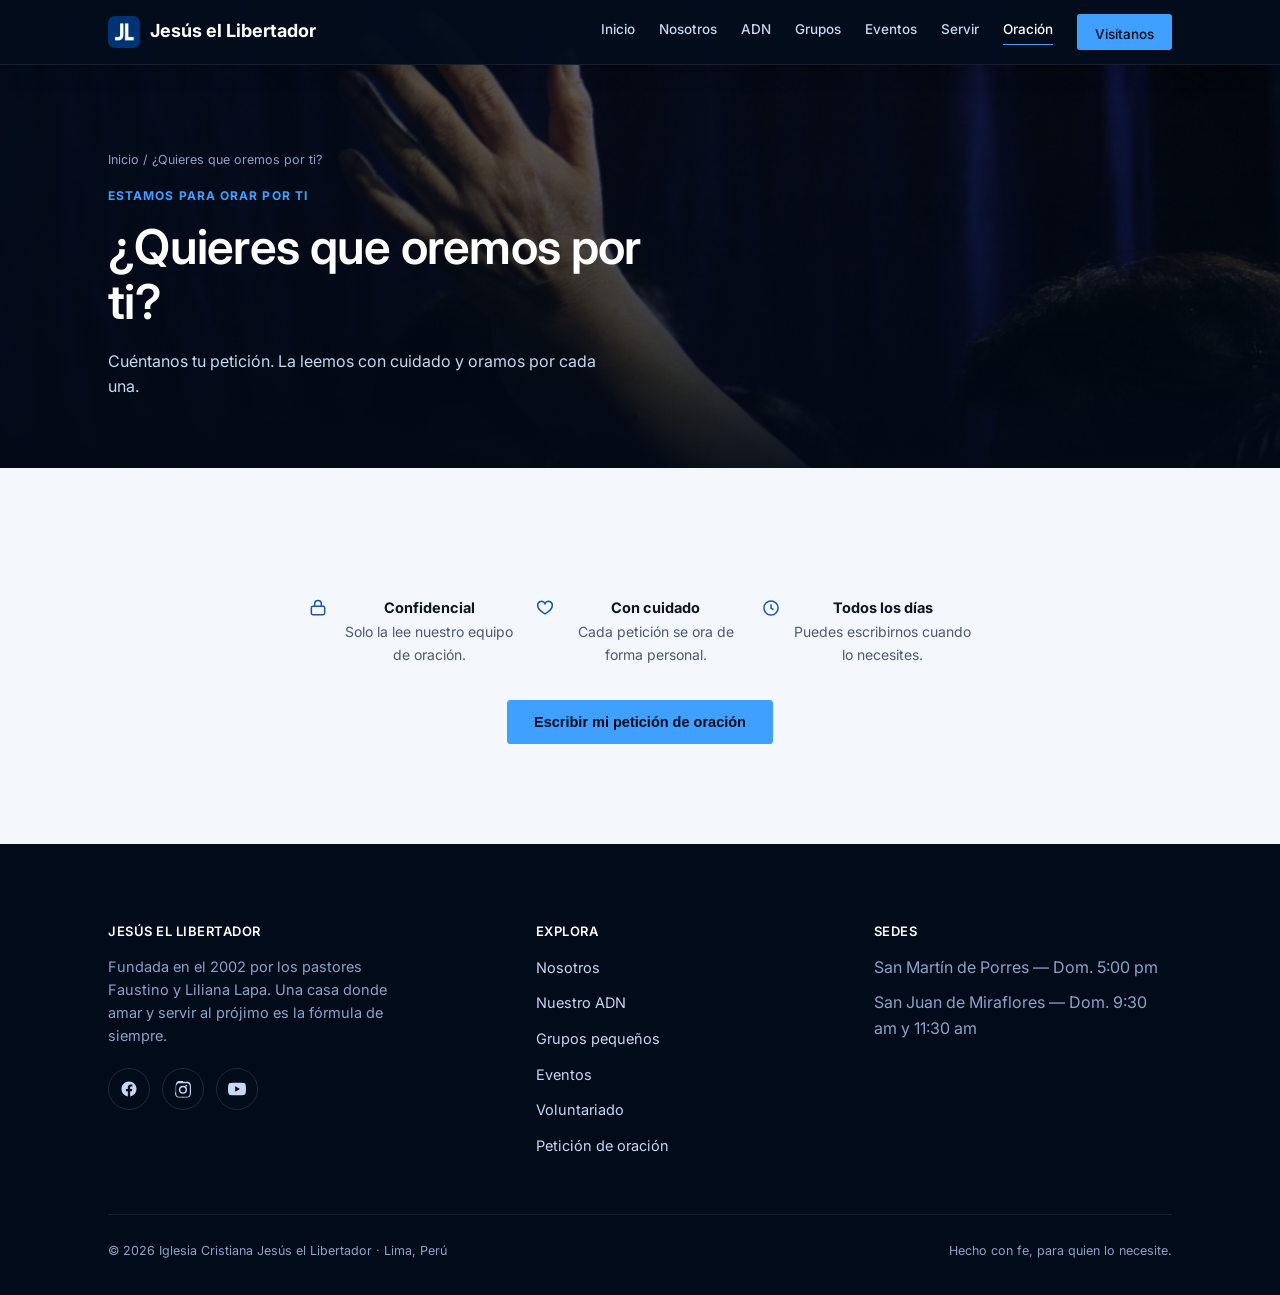
<file: oracion.html>
<!DOCTYPE html>
<html lang="es">
<head>
<meta charset="UTF-8">
<meta name="viewport" content="width=device-width, initial-scale=1, viewport-fit=cover">
<title>Petición de oración | Iglesia Cristiana Jesús el Libertador</title>
<link rel="icon" type="image/x-icon" href="/favicon.ico">
<link rel="icon" type="image/png" sizes="32x32" href="/images/favicon-32.png">
<link rel="icon" type="image/png" sizes="16x16" href="/images/favicon-16.png">
<link rel="apple-touch-icon" sizes="180x180" href="/images/apple-touch-icon.png">
<link rel="icon" type="image/png" sizes="192x192" href="/images/icon-192.png">
<link rel="icon" type="image/png" sizes="512x512" href="/images/icon-512.png">
<meta name="description" content="Envía tu petición de oración a la Iglesia Cristiana Jesús el Libertador. La leemos con cuidado y oramos por cada una.">
<link rel="canonical" href="https://icjesusellibertador.com/oracion">
<meta property="og:type" content="website">
<meta property="og:site_name" content="Jesús el Libertador">
<meta property="og:locale" content="es_PE">
<meta property="og:title" content="Petición de oración | Iglesia Cristiana Jesús el Libertador">
<meta property="og:description" content="Envía tu petición de oración a la Iglesia Cristiana Jesús el Libertador. La leemos con cuidado y oramos por cada una.">
<meta property="og:url" content="https://icjesusellibertador.com/oracion">
<meta property="og:image" content="https://icjesusellibertador.com/images/orando.jpg">
<meta name="twitter:card" content="summary_large_image">
<link rel="preconnect" href="https://fonts.googleapis.com">
<link rel="preconnect" href="https://fonts.gstatic.com" crossorigin>
<link href="https://fonts.googleapis.com/css2?family=Inter:wght@400;500;600;700;800&display=swap" rel="stylesheet">
<link rel="stylesheet" href="css/styles.css">
</head>
<body>
<header class="site-nav solid" id="siteNav">
  <div class="nav-row">
    <a class="brand" href="index.html">
      <span class="brand-mark"><img src="images/logo.png" alt="Jesús el Libertador"></span>
      Jesús el Libertador
    </a>
    <button class="nav-toggle" id="navToggle" aria-label="Abrir menú"><span></span><span></span><span></span></button>
    <ul class="nav-links" id="navLinks">
      <a href="index.html">Inicio</a>
      <a href="nosotros.html">Nosotros</a>
      <a href="adn.html">ADN</a>
      <a href="grupos.html">Grupos</a>
      <a href="eventos.html">Eventos</a>
      <a href="voluntariado.html">Servir</a>
      <a href="oracion.html" class="current">Oración</a>
      <a class="nav-cta" href="grupos.html#sedes">Visítanos</a>
    </ul>
  </div>
</header>
<header class="page-header">
  <div class="media-bg"><img src="images/orando.jpg" alt="Comunidad de Jesús el Libertador orando con las manos alzadas" style="object-position:50% 20%;"></div>
  <div class="media-overlay"></div>
  <div class="page-header-inner wrap">
    <div class="breadcrumb"><a href="index.html">Inicio</a> / ¿Quieres que oremos por ti?</div>
    <span class="eyebrow">Estamos para orar por ti</span>
    <h1>¿Quieres que oremos por ti?</h1>
    <p class="lead">Cuéntanos tu petición. La leemos con cuidado y oramos por cada una.</p>
  </div>
</header>

<!--
  Formulario con Netlify Forms: funciona automáticamente en cuanto despliegues
  este sitio en Netlify (Deploy manually / drag & drop). No necesitas backend
  ni código adicional. Las respuestas llegan al panel de Netlify → Forms, y
  puedes activar notificación por correo en Site settings → Forms → Notifications.
-->
<section class="oracion-block" data-reveal>
  <div class="wrap-narrow" style="text-align:center;">
    <div class="reassure-row">
      <div class="reassure-item">
        <svg width="20" height="20" viewBox="0 0 24 24" fill="none" stroke="currentColor" stroke-width="1.8"><rect x="4" y="10" width="16" height="10" rx="2"/><path d="M8 10V7a4 4 0 0 1 8 0v3"/></svg>
        <div><b>Confidencial</b>Solo la lee nuestro equipo de oración.</div>
      </div>
      <div class="reassure-item">
        <svg width="20" height="20" viewBox="0 0 24 24" fill="none" stroke="currentColor" stroke-width="1.8"><path d="M20.8 8.6c0 5.6-8.8 10.4-8.8 10.4S3.2 14.2 3.2 8.6a4.6 4.6 0 0 1 8.8-1.9A4.6 4.6 0 0 1 20.8 8.6Z"/></svg>
        <div><b>Con cuidado</b>Cada petición se ora de forma personal.</div>
      </div>
      <div class="reassure-item">
        <svg width="20" height="20" viewBox="0 0 24 24" fill="none" stroke="currentColor" stroke-width="1.8"><circle cx="12" cy="12" r="8.5"/><path d="M12 7.5V12l3 2"/></svg>
        <div><b>Todos los días</b>Puedes escribirnos cuando lo necesites.</div>
      </div>
    </div>

    <div class="btn-row" style="justify-content:center;">
      <button type="button" class="btn" data-open-oracion>Escribir mi petición de oración</button>
    </div>
  </div>
</section>

<div class="modal-overlay" id="oracionModal" aria-hidden="true">
  <div class="modal-box" role="dialog" aria-modal="true" aria-labelledby="oracionModalTitle">
    <button type="button" class="modal-close" aria-label="Cerrar formulario">&times;</button>
    <span class="eyebrow">Estamos para orar por ti</span>
    <h2 id="oracionModalTitle">¿Quieres que oremos por ti?</h2>
    <p class="intro">Cuéntanos tu petición. La leemos con cuidado y oramos por cada una.</p>

    <form name="peticion-oracion" method="POST" action="/oracion.html" data-netlify="true" netlify-honeypot="bot-field" class="oracion-form">
      <input type="hidden" name="form-name" value="peticion-oracion" />
      <p class="hp-field"><label>No llenar: <input name="bot-field" /></label></p>
      <div class="field-row">
        <div class="field">
          <label for="o-nombre">Nombre completo</label>
          <input type="text" id="o-nombre" name="nombre" required>
        </div>
        <div class="field">
          <label for="o-contacto">Correo o WhatsApp</label>
          <input type="text" id="o-contacto" name="contacto" required>
        </div>
      </div>
      <div class="field">
        <label for="o-peticion">Tu petición de oración</label>
        <textarea id="o-peticion" name="peticion" rows="5" required></textarea>
      </div>
      <button class="btn" type="submit" style="align-self:flex-start;">Enviar petición</button>
      <p class="form-note">Tu petición es confidencial y solo la ve nuestro equipo de oración.</p>
    </form>
  </div>
</div>

<footer id="contacto">
  <div class="wrap">
    <div class="footer-grid">
      <div>
        <h4>Jesús el Libertador</h4>
        <p>Fundada en el 2002 por los pastores Faustino y Liliana Lapa. Una casa donde amar y servir al prójimo es la fórmula de siempre.</p>
        <div class="socials" style="margin-top:20px;">
          <a class="social-btn" title="Facebook" target="_blank" rel="noopener" href="https://www.facebook.com/ICJesuselLibertador/">
            <svg width="18" height="18" viewBox="0 0 24 24" fill="currentColor"><path d="M22 12.06C22 6.5 17.52 2 12 2S2 6.5 2 12.06c0 5 3.66 9.15 8.44 9.94v-7.03H7.9v-2.9h2.54V9.85c0-2.5 1.49-3.89 3.77-3.89 1.09 0 2.24.2 2.24.2v2.46h-1.26c-1.24 0-1.63.77-1.63 1.56v1.87h2.78l-.44 2.9h-2.34V22c4.78-.79 8.44-4.94 8.44-9.94z"/></svg>
          </a>
          <a class="social-btn" title="Instagram" target="_blank" rel="noopener" href="https://www.instagram.com/ic.jel/">
            <svg width="18" height="18" viewBox="0 0 24 24" fill="currentColor"><path d="M12 2.2c3.2 0 3.58.01 4.85.07 1.17.05 1.97.24 2.43.4a4.9 4.9 0 0 1 1.77 1.15 4.9 4.9 0 0 1 1.15 1.77c.16.46.35 1.26.4 2.43.06 1.27.07 1.65.07 4.85s-.01 3.58-.07 4.85c-.05 1.17-.24 1.97-.4 2.43a4.9 4.9 0 0 1-1.15 1.77 4.9 4.9 0 0 1-1.77 1.15c-.46.16-1.26.35-2.43.4-1.27.06-1.65.07-4.85.07s-3.58-.01-4.85-.07c-1.17-.05-1.97-.24-2.43-.4a4.9 4.9 0 0 1-1.77-1.15 4.9 4.9 0 0 1-1.15-1.77c-.16-.46-.35-1.26-.4-2.43C2.21 15.58 2.2 15.2 2.2 12s.01-3.58.07-4.85c.05-1.17.24-1.97.4-2.43a4.9 4.9 0 0 1 1.15-1.77A4.9 4.9 0 0 1 5.6 1.8c.46-.16 1.26-.35 2.43-.4C9.3 1.34 9.68 1.33 12 1.33zm0 1.98c-3.14 0-3.5.01-4.73.07-1.03.05-1.6.22-1.97.36-.5.19-.85.42-1.22.79-.37.37-.6.72-.79 1.22-.14.37-.31.94-.36 1.97-.06 1.23-.07 1.6-.07 4.73s.01 3.5.07 4.73c.05 1.03.22 1.6.36 1.97.19.5.42.85.79 1.22.37.37.72.6 1.22.79.37.14.94.31 1.97.36 1.23.06 1.6.07 4.73.07s3.5-.01 4.73-.07c1.03-.05 1.6-.22 1.97-.36.5-.19.85-.42 1.22-.79.37-.37.6-.72.79-1.22.14-.37.31-.94.36-1.97.06-1.23.07-1.6.07-4.73s-.01-3.5-.07-4.73c-.05-1.03-.22-1.6-.36-1.97a3 3 0 0 0-.79-1.22 3 3 0 0 0-1.22-.79c-.37-.14-.94-.31-1.97-.36-1.23-.06-1.6-.07-4.73-.07zm0 3.4a5.42 5.42 0 1 1 0 10.84 5.42 5.42 0 0 1 0-10.84zm0 1.98a3.44 3.44 0 1 0 0 6.88 3.44 3.44 0 0 0 0-6.88zm5.63-2.2a1.27 1.27 0 1 1-2.53 0 1.27 1.27 0 0 1 2.53 0z"/></svg>
          </a>
          <a class="social-btn" title="YouTube" target="_blank" rel="noopener" href="https://www.youtube.com/channel/UCuJzcKdLEdfTrABDYm5E2ng">
            <svg width="18" height="18" viewBox="0 0 24 24" fill="currentColor"><path d="M23.5 6.2a3 3 0 0 0-2.1-2.1C19.6 3.6 12 3.6 12 3.6s-7.6 0-9.4.5A3 3 0 0 0 .5 6.2 31 31 0 0 0 0 12a31 31 0 0 0 .5 5.8 3 3 0 0 0 2.1 2.1c1.8.5 9.4.5 9.4.5s7.6 0 9.4-.5a3 3 0 0 0 2.1-2.1A31 31 0 0 0 24 12a31 31 0 0 0-.5-5.8zM9.6 15.6V8.4l6.3 3.6-6.3 3.6z"/></svg>
          </a>
        </div>
      </div>
      <div>
        <h4>Explora</h4>
        <ul class="footer-links">
          <li><a href="nosotros.html">Nosotros</a></li>
          <li><a href="adn.html">Nuestro ADN</a></li>
          <li><a href="grupos.html">Grupos pequeños</a></li>
          <li><a href="eventos.html">Eventos</a></li>
          <li><a href="voluntariado.html">Voluntariado</a></li>
          <li><a href="oracion.html">Petición de oración</a></li>
        </ul>
      </div>
      <div>
        <h4>Sedes</h4>
        <ul class="footer-links">
          <li>San Martín de Porres — Dom. 5:00 pm</li>
          <li>San Juan de Miraflores — Dom. 9:30 am y 11:30 am</li>
        </ul>
      </div>
    </div>
    <div class="footer-bottom">
      <span>© 2026 Iglesia Cristiana Jesús el Libertador · Lima, Perú</span>
      <span>Hecho con fe, para quien lo necesite.</span>
    </div>
  </div>
</footer>

<script src="js/script.js"></script>
</body>
</html>
</file>
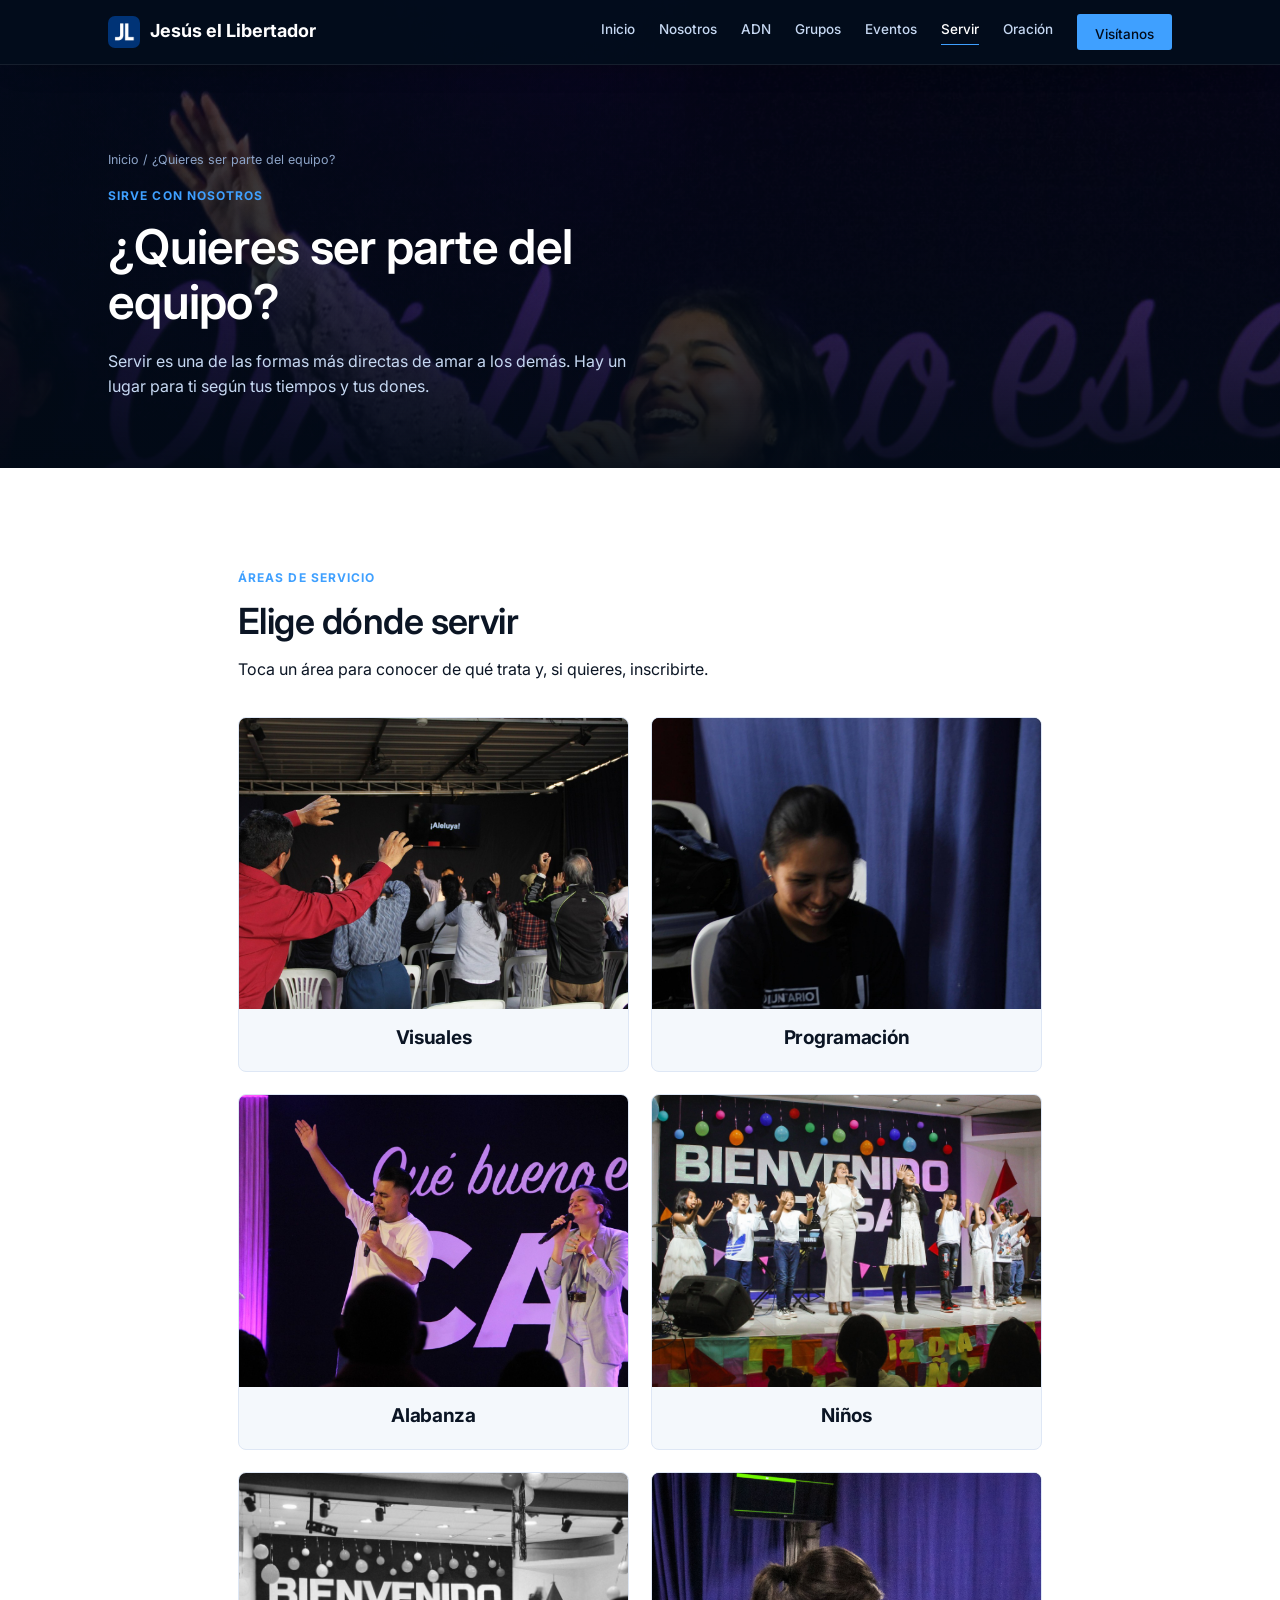
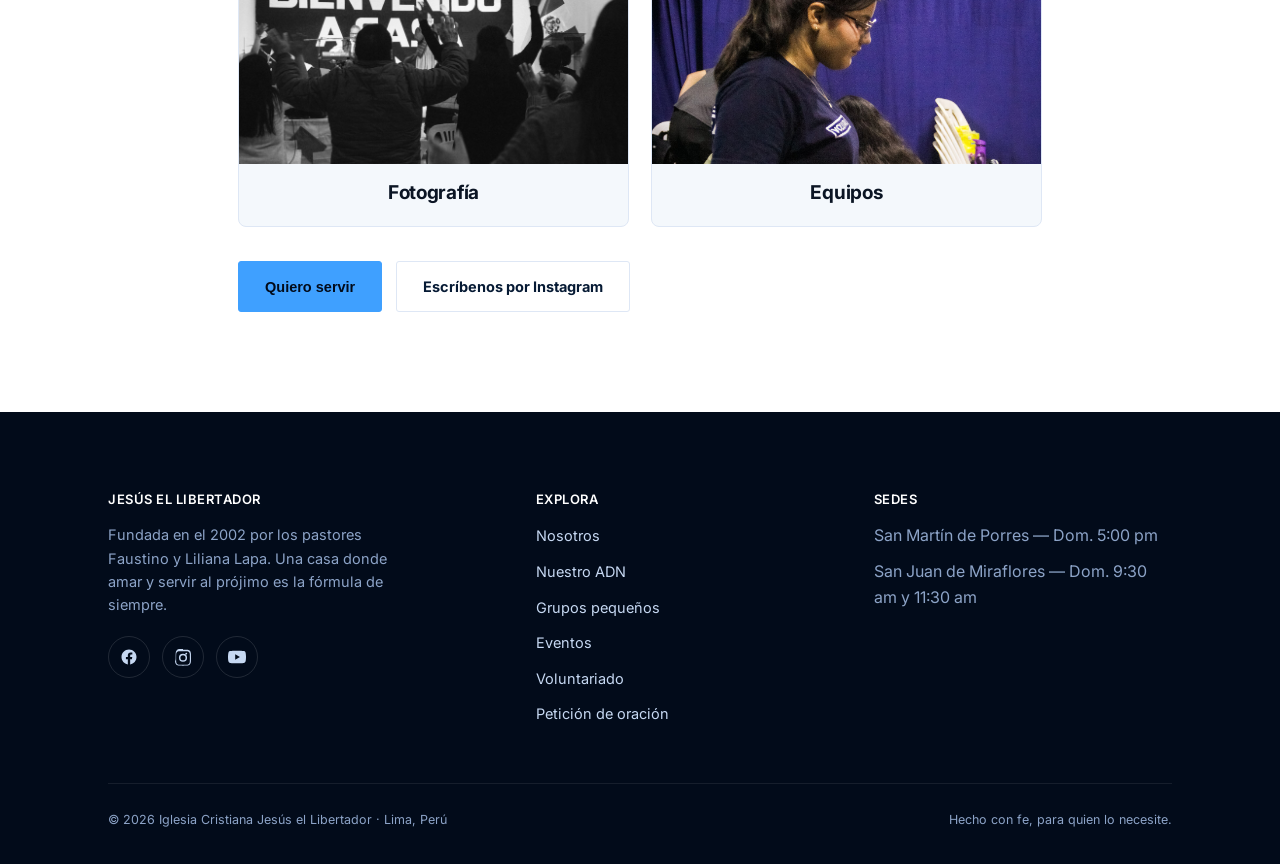
<file: voluntariado.html>
<!DOCTYPE html>
<html lang="es">
<head>
<meta charset="UTF-8">
<meta name="viewport" content="width=device-width, initial-scale=1, viewport-fit=cover">
<title>Voluntariado | Iglesia Cristiana Jesús el Libertador</title>
<link rel="icon" type="image/x-icon" href="/favicon.ico">
<link rel="icon" type="image/png" sizes="32x32" href="/images/favicon-32.png">
<link rel="icon" type="image/png" sizes="16x16" href="/images/favicon-16.png">
<link rel="apple-touch-icon" sizes="180x180" href="/images/apple-touch-icon.png">
<link rel="icon" type="image/png" sizes="192x192" href="/images/icon-192.png">
<link rel="icon" type="image/png" sizes="512x512" href="/images/icon-512.png">
<meta name="description" content="Sirve con tus dones en la Iglesia Cristiana Jesús el Libertador: alabanza, niños, visuales, programación, fotografía y equipos.">
<link rel="canonical" href="https://icjesusellibertador.com/voluntariado">
<meta property="og:type" content="website">
<meta property="og:site_name" content="Jesús el Libertador">
<meta property="og:locale" content="es_PE">
<meta property="og:title" content="Voluntariado | Iglesia Cristiana Jesús el Libertador">
<meta property="og:description" content="Sirve con tus dones en la Iglesia Cristiana Jesús el Libertador: alabanza, niños, visuales, programación, fotografía y equipos.">
<meta property="og:url" content="https://icjesusellibertador.com/voluntariado">
<meta property="og:image" content="https://icjesusellibertador.com/images/cantando.jpg">
<meta name="twitter:card" content="summary_large_image">
<link rel="preconnect" href="https://fonts.googleapis.com">
<link rel="preconnect" href="https://fonts.gstatic.com" crossorigin>
<link href="https://fonts.googleapis.com/css2?family=Inter:wght@400;500;600;700;800&display=swap" rel="stylesheet">
<link rel="stylesheet" href="css/styles.css">
</head>
<body>
<header class="site-nav solid" id="siteNav">
  <div class="nav-row">
    <a class="brand" href="index.html">
      <span class="brand-mark"><img src="images/logo.png" alt="Jesús el Libertador"></span>
      Jesús el Libertador
    </a>
    <button class="nav-toggle" id="navToggle" aria-label="Abrir menú"><span></span><span></span><span></span></button>
    <ul class="nav-links" id="navLinks">
      <a href="index.html">Inicio</a>
      <a href="nosotros.html">Nosotros</a>
      <a href="adn.html">ADN</a>
      <a href="grupos.html">Grupos</a>
      <a href="eventos.html">Eventos</a>
      <a href="voluntariado.html" class="current">Servir</a>
      <a href="oracion.html">Oración</a>
      <a class="nav-cta" href="grupos.html#sedes">Visítanos</a>
    </ul>
  </div>
</header>
<header class="page-header">
  <div class="media-bg"><img src="images/cantando.jpg" alt="Voluntaria sirviendo con su don en la alabanza de Jesús el Libertador" style="object-position:50% 12%;"></div>
  <div class="media-overlay"></div>
  <div class="page-header-inner wrap">
    <div class="breadcrumb"><a href="index.html">Inicio</a> / ¿Quieres ser parte del equipo?</div>
    <span class="eyebrow">Sirve con nosotros</span>
    <h1>¿Quieres ser parte del equipo?</h1>
    <p class="lead">Servir es una de las formas más directas de amar a los demás. Hay un lugar para ti según tus tiempos y tus dones.</p>
  </div>
</header>

<section class="voluntariado-block" data-reveal>
  <div class="wrap-mid">
    <span class="eyebrow">Áreas de servicio</span>
    <h2>Elige dónde servir</h2>
    <p>Toca un área para conocer de qué trata y, si quieres, inscribirte.</p>

    <div class="areas-photo-grid" data-reveal="stagger">
      <button type="button" class="area-photo-card" id="visualesInfoBtn">
        <div class="photo"><img src="images/voluntariado-visuales.jpg" alt="Congregación adorando con la pantalla de visuales mostrando ¡Aleluya!" loading="lazy"></div>
        <h3>Visuales</h3>
      </button>
      <button type="button" class="area-photo-card" id="programacionInfoBtn">
        <div class="photo"><img src="images/voluntariado-programacion.jpg" alt="Voluntaria del equipo de programación trabajando detrás de escena" loading="lazy" style="object-position:50% 14%;"></div>
        <h3>Programación</h3>
      </button>
      <button type="button" class="area-photo-card" id="alabanzaInfoBtn">
        <div class="photo"><img src="images/voluntariado-alabanza.jpg" alt="Cantantes del equipo de alabanza en un culto de Jesús el Libertador" loading="lazy"></div>
        <h3>Alabanza</h3>
      </button>
      <button type="button" class="area-photo-card" id="ninosInfoBtn">
        <div class="photo"><img src="images/voluntariado-ninos.jpg" alt="Niños participando en un evento especial de la iglesia" loading="lazy"></div>
        <h3>Niños</h3>
      </button>
      <button type="button" class="area-photo-card" id="fotografiaInfoBtn">
        <div class="photo"><img src="images/voluntariado-fotografia.jpg" alt="Congregación reunida en un evento de la iglesia" loading="lazy"></div>
        <h3>Fotografía</h3>
      </button>
      <button type="button" class="area-photo-card" id="equiposInfoBtn">
        <div class="photo"><img src="images/voluntariado-equipos.jpg" alt="Voluntaria del equipo de equipos ajustando el monitor de piso durante un servicio" loading="lazy" style="object-position:50% 20%;"></div>
        <h3>Equipos</h3>
      </button>
    </div>

    <div class="btn-row">
      <button type="button" class="btn" id="servirGeneralBtn">Quiero servir</button>
      <a class="btn btn-ghost on-light" target="_blank" rel="noopener" href="https://www.instagram.com/ic.jel/">Escríbenos por Instagram</a>
    </div>
  </div>
</section>

<!--
  Formulario con Netlify Forms: funciona automáticamente en cuanto despliegues
  este sitio en Netlify. Las respuestas llegan al panel de Netlify → Forms
  (formulario "voluntariado"), y puedes activar notificación por correo en
  Site settings → Forms → Notifications.
-->
<div class="modal-overlay" id="servirModal" aria-hidden="true">
  <div class="modal-box" role="dialog" aria-modal="true" aria-labelledby="modalTitle">
    <button type="button" class="modal-close" id="modalClose" aria-label="Cerrar formulario">&times;</button>
    <span class="eyebrow">Cuéntanos de ti</span>
    <h2 id="modalTitle">Quiero ser parte del equipo</h2>
    <p class="intro">Completa tus datos y el área que te interesa. Alguien de ese equipo se pondrá en contacto contigo.</p>

    <form name="voluntariado" method="POST" action="/voluntariado.html" data-netlify="true" netlify-honeypot="bot-field" class="oracion-form">
      <input type="hidden" name="form-name" value="voluntariado" />
      <p class="hp-field"><label>No llenar: <input name="bot-field" /></label></p>
      <div class="field-row">
        <div class="field">
          <label for="v-nombre">Nombre completo</label>
          <input type="text" id="v-nombre" name="nombre" required>
        </div>
        <div class="field">
          <label for="v-contacto">Correo o WhatsApp</label>
          <input type="text" id="v-contacto" name="contacto" required>
        </div>
      </div>
      <div class="field">
        <label for="v-area">¿En qué área te gustaría servir?</label>
        <select id="v-area" name="area" required>
          <option value="" disabled selected>Elige un área</option>
          <option>Visuales</option>
          <option>Programación</option>
          <option>Alabanza</option>
          <option>Niños</option>
          <option>Fotografía</option>
          <option>Equipos</option>
          <option>Otra / no estoy seguro</option>
        </select>
      </div>
      <div class="field">
        <label for="v-mensaje">Cuéntanos un poco de ti (opcional)</label>
        <textarea id="v-mensaje" name="mensaje" rows="4" placeholder="Disponibilidad, experiencia previa, sede a la que asistes, etc."></textarea>
      </div>
      <button class="btn" type="submit" style="align-self:flex-start;">Enviar mis datos</button>
      <p class="form-note">Nos pondremos en contacto contigo por el medio que nos dejes.</p>
    </form>
  </div>
</div>

<!-- ===== Modal: Visuales ===== -->
<div class="modal-overlay" id="visualesModal" aria-hidden="true">
  <div class="modal-box" role="dialog" aria-modal="true" aria-labelledby="visualesModalTitle">
    <button type="button" class="modal-close" id="visualesModalClose" aria-label="Cerrar">&times;</button>
    <span class="eyebrow">Equipo de Visuales</span>
    <h2 id="visualesModalTitle">¿De qué trata este equipo?</h2>
    <div class="role-detail">
      <p>El equipo de Visuales cuida todo lo que la congregación ve en pantalla durante el servicio: letras de alabanza, versículos, anuncios y video. Su trabajo ayuda a que nadie se distraiga buscando dónde está el texto o el siguiente anuncio.</p>
    </div>
    <div class="verse-card" style="margin:18px 0;">
      <p>Anunciad entre las naciones su gloria, en todos los pueblos sus maravillas.</p>
      <span>SALMOS 96:3 · RVR1960</span>
    </div>
    <div class="role-detail">
      <h4>Antes del servicio</h4>
      <ul>
        <li>Preparar y revisar las diapositivas: letras, versículos y anuncios del día.</li>
        <li>Probar que el proyector y las pantallas funcionen correctamente.</li>
        <li>Coordinar con alabanza el orden final de las canciones.</li>
      </ul>
      <h4>Durante el servicio</h4>
      <ul>
        <li>Cambiar las diapositivas a tiempo con la canción o la prédica.</li>
        <li>Ajustar en vivo cualquier cambio de último momento.</li>
      </ul>
      <h4>Después del servicio</h4>
      <ul>
        <li>Guardar u ordenar los archivos usados para el siguiente servicio.</li>
        <li>Avisar si algo no funcionó bien para corregirlo la próxima vez.</li>
      </ul>
    </div>
    <button type="button" class="btn" style="margin-top:24px;" data-area="Visuales" id="visualesCtaBtn">Quiero servir en Visuales</button>
  </div>
</div>

<!-- ===== Modal: Programación ===== -->
<div class="modal-overlay" id="programacionModal" aria-hidden="true">
  <div class="modal-box" role="dialog" aria-modal="true" aria-labelledby="programacionModalTitle">
    <button type="button" class="modal-close" id="programacionModalClose" aria-label="Cerrar">&times;</button>
    <span class="eyebrow">Equipo de Programación</span>
    <h2 id="programacionModalTitle">¿De qué trata este equipo?</h2>

    <div class="role-detail">
      <p>Como equipo de programación, nos encargamos de cuidar y facilitar el desarrollo de los servicios y eventos de nuestra iglesia. Nuestra labor consiste en organizar el orden, los tiempos y las transiciones de cada programa, guiando de manera discreta tanto el desarrollo del evento como a las personas que participarán en la plataforma.</p>
      <p>Creemos que cada culto y evento en la iglesia tiene el potencial de ser un espacio para el poder y obra del Espíritu Santo en los asistentes; por ello, nuestro propósito no es simplemente cumplir un horario, sino crear un ambiente donde todo fluya con orden y excelencia para que la congregación pueda concentrarse plenamente en adorar a Dios y recibir Su Palabra, sin distracciones causadas por desorganización o improvisación.</p>
      <p>Muchas veces nuestro trabajo pasa desapercibido, y esa es precisamente la meta. Cuando el programa fluye con naturalidad, las personas no notan quién coordinó cada detalle; simplemente pueden enfocarse en Jesús.</p>
    </div>

    <div class="verse-card" style="margin:18px 0;">
      <p>Pues Dios no es Dios de desorden sino de paz, como en todas las reuniones del pueblo santo de Dios… asegúrense de que todo se haga de forma apropiada y con orden.</p>
      <span>1 CORINTIOS 14:33,40 · NTV</span>
    </div>
    <p class="role-key-phrase">"La programación no busca controlar un servicio; busca servir al mover de Dios con orden."</p>
    <div class="role-detail">
      <p>Nosotros no somos quienes dirigimos espiritualmente la reunión; preparamos la estructura para que el liderazgo y nuestros hermanos puedan ministrar con libertad.</p>
      <h4>Antes del servicio</h4>
      <ul>
        <li>Revisar el programa completo y confirmar que los tiempos sean coherentes.</li>
        <li>Resolver dudas pendientes con los involucrados.</li>
        <li>Confirmar la presencia de quienes participarán.</li>
        <li>Avisar con anticipación a la primera persona que saldrá a plataforma.</li>
        <li>Coordinar cualquier cambio necesario antes de iniciar el servicio.</li>
      </ul>
      <h4>Durante el servicio</h4>
      <ul>
        <li>Dar seguimiento al desarrollo del programa.</li>
        <li>Estar atentos a las necesidades de quienes están en la plataforma.</li>
        <li>Anticipar cada transición.</li>
        <li>Avisar oportunamente a la siguiente persona que participará.</li>
        <li>Coordinar discretamente cualquier cambio que sea necesario.</li>
        <li>Informar al pastor o líder cuando un cambio pueda afectar el desarrollo del programa.</li>
        <li>Mantener una comunicación constante con los equipos involucrados.</li>
        <li>Procurar reducir la bulla y desorden que afecten el servicio (comunicándose con los demás equipos y/o asistentes).</li>
        <li>Registrar la asistencia de adultos y niños (según corresponda), sin contar a la familia pastoral. En un segundo servicio, no volver a contar a quienes ya asistieron al primero.</li>
      </ul>
      <h4>Después del servicio</h4>
      <ul>
        <li>Informar cualquier observación importante para mejorar futuros servicios.</li>
      </ul>
    </div>

    <button type="button" class="btn" style="margin-top:24px;" id="programacionCtaBtn" data-area="Programación">Quiero servir en Programación</button>
  </div>
</div>

<!-- ===== Modal: Alabanza ===== -->
<div class="modal-overlay" id="alabanzaModal" aria-hidden="true">
  <div class="modal-box" role="dialog" aria-modal="true" aria-labelledby="alabanzaModalTitle">
    <button type="button" class="modal-close" id="alabanzaModalClose" aria-label="Cerrar">&times;</button>
    <span class="eyebrow">Equipo de Alabanza</span>
    <h2 id="alabanzaModalTitle">¿De qué trata este equipo?</h2>
    <div class="role-detail">
      <p>El equipo de Alabanza guía a la congregación a adorar con la voz o con un instrumento. No se trata de una presentación, sino de abrir un espacio para que la iglesia se encuentre con Dios a través de la música.</p>
    </div>
    <div class="verse-card" style="margin:18px 0;">
      <p>Servid a Jehová con alegría; venid ante su presencia con regocijo.</p>
      <span>SALMOS 100:2 · RVR1960</span>
    </div>
    <div class="role-detail">
      <h4>Antes del servicio</h4>
      <ul>
        <li>Asistir al ensayo y aprender el repertorio del servicio.</li>
        <li>Afinar y revisar tu instrumento o preparar tu voz.</li>
        <li>Orar en equipo antes de salir a plataforma.</li>
      </ul>
      <h4>Durante el servicio</h4>
      <ul>
        <li>Guiar la adoración con excelencia y de corazón, no como una actuación.</li>
        <li>Mantenerte atento al líder de alabanza y al resto del equipo.</li>
      </ul>
      <h4>Después del servicio</h4>
      <ul>
        <li>Guardar y cuidar los instrumentos y equipos usados.</li>
        <li>Compartir en equipo cómo fluyó el servicio, para seguir mejorando.</li>
      </ul>
    </div>
    <button type="button" class="btn" style="margin-top:24px;" data-area="Alabanza" id="alabanzaCtaBtn">Quiero servir en Alabanza</button>
  </div>
</div>

<!-- ===== Modal: Niños ===== -->
<div class="modal-overlay" id="ninosModal" aria-hidden="true">
  <div class="modal-box" role="dialog" aria-modal="true" aria-labelledby="ninosModalTitle">
    <button type="button" class="modal-close" id="ninosModalClose" aria-label="Cerrar">&times;</button>
    <span class="eyebrow">Equipo de Niños</span>
    <h2 id="ninosModalTitle">¿De qué trata este equipo?</h2>
    <div class="role-detail">
      <p>El equipo de Niños cuida, enseña y ama a los más pequeños de nuestra casa mientras sus padres participan del servicio. Es un espacio seguro donde los niños también pueden conocer a Jesús, a su nivel.</p>
    </div>
    <div class="verse-card" style="margin:18px 0;">
      <p>Dejad a los niños venir a mí, y no se lo impidáis; porque de los tales es el reino de los cielos.</p>
      <span>MATEO 19:14 · RVR1960</span>
    </div>
    <div class="role-detail">
      <h4>Antes del servicio</h4>
      <ul>
        <li>Preparar el salón, los materiales y la actividad o enseñanza del día.</li>
        <li>Recibir a los niños y registrarlos junto a sus padres.</li>
      </ul>
      <h4>Durante el servicio</h4>
      <ul>
        <li>Cuidar la seguridad de cada niño en todo momento.</li>
        <li>Enseñar la Palabra de forma sencilla y a través de dinámicas.</li>
      </ul>
      <h4>Después del servicio</h4>
      <ul>
        <li>Entregar a cada niño únicamente a su padre, madre o apoderado.</li>
        <li>Dejar el salón limpio y ordenado para el siguiente servicio.</li>
      </ul>
    </div>
    <button type="button" class="btn" style="margin-top:24px;" data-area="Niños" id="ninosCtaBtn">Quiero servir con Niños</button>
  </div>
</div>

<!-- ===== Modal: Fotografía ===== -->
<div class="modal-overlay" id="fotografiaModal" aria-hidden="true">
  <div class="modal-box" role="dialog" aria-modal="true" aria-labelledby="fotografiaModalTitle">
    <button type="button" class="modal-close" id="fotografiaModalClose" aria-label="Cerrar">&times;</button>
    <span class="eyebrow">Equipo de Fotografía</span>
    <h2 id="fotografiaModalTitle">¿De qué trata este equipo?</h2>
    <div class="role-detail">
      <p>El equipo de Fotografía captura los momentos de la iglesia — cultos, grupos pequeños y eventos — para que queden como testimonio y se puedan compartir con quienes no estuvieron ahí.</p>
    </div>
    <div class="verse-card" style="margin:18px 0;">
      <p>Generación a generación celebrará tus obras, y anunciará tus poderosos hechos.</p>
      <span>SALMOS 145:4 · RVR1960</span>
    </div>
    <div class="role-detail">
      <h4>Antes del servicio o evento</h4>
      <ul>
        <li>Cargar batería y revisar que el equipo esté listo.</li>
        <li>Tener una idea de los momentos clave que se van a capturar.</li>
      </ul>
      <h4>Durante</h4>
      <ul>
        <li>Capturar los momentos importantes sin interrumpir lo que está pasando.</li>
        <li>Moverte con discreción y respeto por quienes están al frente.</li>
      </ul>
      <h4>Después</h4>
      <ul>
        <li>Seleccionar y entregar las mejores fotos al equipo de redes o comunicaciones.</li>
      </ul>
    </div>
    <button type="button" class="btn" style="margin-top:24px;" data-area="Fotografía" id="fotografiaCtaBtn">Quiero servir en Fotografía</button>
  </div>
</div>

<!-- ===== Modal: Equipos ===== -->
<div class="modal-overlay" id="equiposModal" aria-hidden="true">
  <div class="modal-box" role="dialog" aria-modal="true" aria-labelledby="equiposModalTitle">
    <button type="button" class="modal-close" id="equiposModalClose" aria-label="Cerrar">&times;</button>
    <span class="eyebrow">Equipo de Equipos</span>
    <h2 id="equiposModalTitle">¿De qué trata este equipo?</h2>
    <div class="role-detail">
      <p>El equipo de Equipos cuida toda la parte técnica que hace posible cada servicio: cámaras, monitores, cables, trípodes y el sonido. Trabajan antes de que la congregación llegue y siguen ahí hasta que se apaga la última luz, para que todo funcione sin interrupciones.</p>
    </div>
    <div class="verse-card" style="margin:18px 0;">
      <p>Y todo lo que hagáis, hacedlo de corazón, como para el Señor y no para los hombres.</p>
      <span>COLOSENSES 3:23 · RVR1960</span>
    </div>
    <div class="role-detail">
      <h4>Antes del servicio</h4>
      <ul>
        <li>Armar y revisar cámaras, monitores y trípodes.</li>
        <li>Probar cables, conexiones y baterías con anticipación.</li>
        <li>Dejar todo listo antes de que empiece el conteo regresivo.</li>
      </ul>
      <h4>Durante el servicio</h4>
      <ul>
        <li>Estar atentos a que el equipo siga funcionando bien.</li>
        <li>Resolver cualquier falla técnica con rapidez y discreción.</li>
        <li>Apoyar a los demás equipos (visuales, programación, fotografía) con lo que necesiten.</li>
      </ul>
      <h4>Después del servicio</h4>
      <ul>
        <li>Guardar y ordenar todo el equipo con cuidado.</li>
        <li>Avisar si algo necesita mantenimiento o reemplazo.</li>
      </ul>
    </div>
    <button type="button" class="btn" style="margin-top:24px;" data-area="Equipos" id="equiposCtaBtn">Quiero servir en Equipos</button>
  </div>
</div>

<footer id="contacto">
  <div class="wrap">
    <div class="footer-grid">
      <div>
        <h4>Jesús el Libertador</h4>
        <p>Fundada en el 2002 por los pastores Faustino y Liliana Lapa. Una casa donde amar y servir al prójimo es la fórmula de siempre.</p>
        <div class="socials" style="margin-top:20px;">
          <a class="social-btn" title="Facebook" target="_blank" rel="noopener" href="https://www.facebook.com/ICJesuselLibertador/">
            <svg width="18" height="18" viewBox="0 0 24 24" fill="currentColor"><path d="M22 12.06C22 6.5 17.52 2 12 2S2 6.5 2 12.06c0 5 3.66 9.15 8.44 9.94v-7.03H7.9v-2.9h2.54V9.85c0-2.5 1.49-3.89 3.77-3.89 1.09 0 2.24.2 2.24.2v2.46h-1.26c-1.24 0-1.63.77-1.63 1.56v1.87h2.78l-.44 2.9h-2.34V22c4.78-.79 8.44-4.94 8.44-9.94z"/></svg>
          </a>
          <a class="social-btn" title="Instagram" target="_blank" rel="noopener" href="https://www.instagram.com/ic.jel/">
            <svg width="18" height="18" viewBox="0 0 24 24" fill="currentColor"><path d="M12 2.2c3.2 0 3.58.01 4.85.07 1.17.05 1.97.24 2.43.4a4.9 4.9 0 0 1 1.77 1.15 4.9 4.9 0 0 1 1.15 1.77c.16.46.35 1.26.4 2.43.06 1.27.07 1.65.07 4.85s-.01 3.58-.07 4.85c-.05 1.17-.24 1.97-.4 2.43a4.9 4.9 0 0 1-1.15 1.77 4.9 4.9 0 0 1-1.77 1.15c-.46.16-1.26.35-2.43.4-1.27.06-1.65.07-4.85.07s-3.58-.01-4.85-.07c-1.17-.05-1.97-.24-2.43-.4a4.9 4.9 0 0 1-1.77-1.15 4.9 4.9 0 0 1-1.15-1.77c-.16-.46-.35-1.26-.4-2.43C2.21 15.58 2.2 15.2 2.2 12s.01-3.58.07-4.85c.05-1.17.24-1.97.4-2.43a4.9 4.9 0 0 1 1.15-1.77A4.9 4.9 0 0 1 5.6 1.8c.46-.16 1.26-.35 2.43-.4C9.3 1.34 9.68 1.33 12 1.33zm0 1.98c-3.14 0-3.5.01-4.73.07-1.03.05-1.6.22-1.97.36-.5.19-.85.42-1.22.79-.37.37-.6.72-.79 1.22-.14.37-.31.94-.36 1.97-.06 1.23-.07 1.6-.07 4.73s.01 3.5.07 4.73c.05 1.03.22 1.6.36 1.97.19.5.42.85.79 1.22.37.37.72.6 1.22.79.37.14.94.31 1.97.36 1.23.06 1.6.07 4.73.07s3.5-.01 4.73-.07c1.03-.05 1.6-.22 1.97-.36.5-.19.85-.42 1.22-.79.37-.37.6-.72.79-1.22.14-.37.31-.94.36-1.97.06-1.23.07-1.6.07-4.73s-.01-3.5-.07-4.73c-.05-1.03-.22-1.6-.36-1.97a3 3 0 0 0-.79-1.22 3 3 0 0 0-1.22-.79c-.37-.14-.94-.31-1.97-.36-1.23-.06-1.6-.07-4.73-.07zm0 3.4a5.42 5.42 0 1 1 0 10.84 5.42 5.42 0 0 1 0-10.84zm0 1.98a3.44 3.44 0 1 0 0 6.88 3.44 3.44 0 0 0 0-6.88zm5.63-2.2a1.27 1.27 0 1 1-2.53 0 1.27 1.27 0 0 1 2.53 0z"/></svg>
          </a>
          <a class="social-btn" title="YouTube" target="_blank" rel="noopener" href="https://www.youtube.com/channel/UCuJzcKdLEdfTrABDYm5E2ng">
            <svg width="18" height="18" viewBox="0 0 24 24" fill="currentColor"><path d="M23.5 6.2a3 3 0 0 0-2.1-2.1C19.6 3.6 12 3.6 12 3.6s-7.6 0-9.4.5A3 3 0 0 0 .5 6.2 31 31 0 0 0 0 12a31 31 0 0 0 .5 5.8 3 3 0 0 0 2.1 2.1c1.8.5 9.4.5 9.4.5s7.6 0 9.4-.5a3 3 0 0 0 2.1-2.1A31 31 0 0 0 24 12a31 31 0 0 0-.5-5.8zM9.6 15.6V8.4l6.3 3.6-6.3 3.6z"/></svg>
          </a>
        </div>
      </div>
      <div>
        <h4>Explora</h4>
        <ul class="footer-links">
          <li><a href="nosotros.html">Nosotros</a></li>
          <li><a href="adn.html">Nuestro ADN</a></li>
          <li><a href="grupos.html">Grupos pequeños</a></li>
          <li><a href="eventos.html">Eventos</a></li>
          <li><a href="voluntariado.html">Voluntariado</a></li>
          <li><a href="oracion.html">Petición de oración</a></li>
        </ul>
      </div>
      <div>
        <h4>Sedes</h4>
        <ul class="footer-links">
          <li>San Martín de Porres — Dom. 5:00 pm</li>
          <li>San Juan de Miraflores — Dom. 9:30 am y 11:30 am</li>
        </ul>
      </div>
    </div>
    <div class="footer-bottom">
      <span>© 2026 Iglesia Cristiana Jesús el Libertador · Lima, Perú</span>
      <span>Hecho con fe, para quien lo necesite.</span>
    </div>
  </div>
</footer>

<script src="js/script.js"></script>
</body>
</html>
</file>
<file: css/styles.css>
:root{
  /* ---- Primary blue system (brand: Iglesia Jesús el Libertador) ---- */
  --blue-950:#020B1A;
  --blue-900:#061A34;
  --blue-800:#0C2C56;
  --blue-700:#123E7C;
  --blue-600:#1957A6;
  --blue-500:#2372D1;
  --azure:#3FA0FF;
  --azure-light:#9CD1FF;
  --sky-tint:#EAF3FF;
  --line-light:#DEE7F5;
  --paper:#FFFFFF;
  --paper-dim:#F4F8FC;
  --ink:#0B1524;
  --ink-soft:#4C5972;
  --mist:#C6D8F2;
  --mist-dim:#8CA3C7;
  --white:#FFFFFF;
  --shadow-soft:0 18px 50px -22px rgba(6,26,52,.35);
}
*{box-sizing:border-box;}
html{scroll-behavior:smooth;}
body{
  margin:0;
  background:var(--paper);
  color:var(--ink);
  font-family:'Inter',sans-serif;
  line-height:1.6;
  -webkit-font-smoothing:antialiased;
  overflow-x:hidden;
  -webkit-tap-highlight-color:transparent;
}
a, button{ -webkit-tap-highlight-color:transparent; }
h1,h2,h3,h4{
  font-family:'Inter',sans-serif;
  font-weight:600;
  margin:0 0 .4em;
  line-height:1.15;
  letter-spacing:-.015em;
}
p{margin:0 0 1em;}
a{color:inherit; text-decoration:none;}
img{max-width:100%;display:block;}
.wrap{max-width:1120px;margin:0 auto;padding:0 28px;}
.wrap-narrow{max-width:720px;margin:0 auto;padding:0 28px;}
.wrap-mid{max-width:860px;margin:0 auto;padding:0 28px;}
section{padding:100px 0;}
@media(max-width:640px){ section{padding:64px 0;} .wrap,.wrap-narrow,.wrap-mid{padding:0 24px;} }
@media(max-width:380px){ .wrap,.wrap-narrow,.wrap-mid{padding:0 20px;} }

.eyebrow{
  font-family:'Inter',sans-serif; font-weight:700; text-transform:uppercase; letter-spacing:.09em; font-size:12px;
  color:var(--azure); margin-bottom:14px; display:block;
}

@media (prefers-reduced-motion: reduce){
  *{animation-duration:.001ms !important; animation-iteration-count:1 !important; transition-duration:.001ms !important; scroll-behavior:auto !important;}
}

/* ---- scroll reveal ---- */
[data-reveal]{opacity:0; transform:translateY(26px); transition:opacity .8s cubic-bezier(.2,.7,.2,1), transform .8s cubic-bezier(.2,.7,.2,1);}
[data-reveal].is-visible{opacity:1; transform:none;}
[data-reveal="stagger"] > *{opacity:0; transform:translateY(20px); transition:opacity .7s ease, transform .7s ease;}
[data-reveal="stagger"].is-visible > *{opacity:1; transform:none;}
[data-reveal="stagger"].is-visible > *:nth-child(1){transition-delay:.05s;}
[data-reveal="stagger"].is-visible > *:nth-child(2){transition-delay:.15s;}
[data-reveal="stagger"].is-visible > *:nth-child(3){transition-delay:.25s;}
[data-reveal="stagger"].is-visible > *:nth-child(4){transition-delay:.35s;}

/* ---- reusable full-bleed photo block ---- */
.media-bg{position:absolute; inset:0; overflow:hidden; z-index:0;}
.media-bg img{width:100%; height:100%; object-fit:cover; transform:scale(1.06); will-change:transform;}
.media-bg.kenburns img{animation:kenburns 24s ease-in-out infinite alternate;}
@keyframes kenburns{from{transform:scale(1.06) translate3d(0,0,0);} to{transform:scale(1.15) translate3d(-1.4%,-1%,0);}}

/* ================= NAV ================= */
header.site-nav{
  position:fixed; top:0; left:0; right:0; z-index:100;
  padding:22px 0; transition:background .35s ease, padding .35s ease, border-color .35s ease, box-shadow .35s ease;
  border-bottom:1px solid transparent;
  background:rgba(2,11,26,0);
}
header.site-nav.scrolled, header.site-nav.solid{
  background:rgba(3,13,28,.97);
  padding:14px 0; border-color:rgba(255,255,255,.08); box-shadow:0 10px 30px -18px rgba(0,0,0,.5);
}
.nav-row{
  max-width:1120px;margin:0 auto;padding:0 28px;
  display:flex; align-items:center; justify-content:space-between; gap:20px;
}
.brand{display:flex; align-items:center; gap:10px; color:var(--white); font-family:'Inter',sans-serif; font-size:18px; font-weight:700;}
.brand-mark{
  width:32px;height:32px;border-radius:7px; overflow:hidden; flex:0 0 auto;
  display:flex;align-items:center;justify-content:center;
}
.brand-mark img{width:100%;height:100%;object-fit:cover;display:block;}
.nav-links{display:flex; align-items:center; gap:24px; list-style:none; margin:0; padding:0;}
.nav-links a{color:var(--mist); font-size:13.5px; font-weight:500; padding-bottom:3px; border-bottom:1px solid transparent; transition:color .2s ease, border-color .2s ease;}
.nav-links a:hover, .nav-links a.current{color:var(--white); border-color:var(--azure);}
.nav-cta{background:var(--azure); color:var(--blue-950); font-size:13px; font-weight:700; padding:10px 18px; border-radius:3px; transition:background .2s ease, color .2s ease, transform .2s ease;}
.nav-links a.nav-cta{color:var(--blue-950);}
.nav-links a.nav-cta:hover{color:var(--white);}
.nav-cta:hover, .nav-cta:focus-visible, .nav-cta:active{background:#1F72D8; color:var(--white); transform:translateY(-1px);}
.nav-toggle{display:none;}
@media(max-width:960px){
  .nav-links{
    position:fixed; inset:0; width:100%; max-width:none;
    background:var(--blue-950); flex-direction:column; align-items:center; justify-content:center; gap:6px;
    padding:32px; transform:none; opacity:0; visibility:hidden;
    transition:opacity .3s ease, visibility 0s linear .3s; border-left:none; z-index:105;
  }
  .nav-links.open{opacity:1; visibility:visible; transition:opacity .3s ease;}
  .nav-links a{padding:14px 0; border-bottom:1px solid rgba(255,255,255,.08); width:100%; max-width:280px; text-align:center; font-size:17px;}
  .nav-cta{margin-top:18px; text-align:center; width:100%; max-width:280px;}
  .nav-toggle{display:flex; flex-direction:column; gap:5px; background:none; border:none; cursor:pointer; z-index:110; padding:6px;}
  .nav-toggle span{width:22px; height:2px; background:var(--white); display:block; transition:transform .25s ease, opacity .25s ease;}
  .nav-toggle.open span:nth-child(1){transform:translateY(7px) rotate(45deg);}
  .nav-toggle.open span:nth-child(2){opacity:0;}
  .nav-toggle.open span:nth-child(3){transform:translateY(-7px) rotate(-45deg);}
}

/* ================= HERO (home) ================= */
.hero{
  position:relative; min-height:100svh; display:flex; align-items:flex-end;
  color:var(--white); overflow:hidden; background:var(--blue-950);
}
.hero .media-overlay{
  position:absolute; inset:0; z-index:1;
  background:
    linear-gradient(180deg, rgba(2,10,22,.35) 0%, rgba(2,10,22,.55) 45%, rgba(2,10,22,.94) 100%),
    linear-gradient(100deg, rgba(3,15,34,.55) 0%, rgba(3,15,34,.15) 45%, transparent 70%);
}
.hero::after{
  content:''; position:absolute; inset:0; z-index:1; pointer-events:none;
  background-image:
    linear-gradient(rgba(255,255,255,.045) 1px, transparent 1px),
    linear-gradient(90deg, rgba(255,255,255,.045) 1px, transparent 1px);
  background-size:64px 64px;
  -webkit-mask-image:radial-gradient(70% 60% at 60% 15%, black 0%, transparent 75%);
          mask-image:radial-gradient(70% 60% at 60% 15%, black 0%, transparent 75%);
  opacity:.5;
}
.hero-inner{position:relative; z-index:2; padding-top:180px; padding-bottom:76px; width:100%;}
.hero h1{font-size:clamp(34px,6.4vw,64px); max-width:15ch; color:var(--white);}
.hero .lead{color:var(--mist); font-size:17px; max-width:48ch; margin-top:22px;}
.hero-verse{margin-top:34px; padding-left:22px; border-left:2px solid var(--azure); max-width:44ch;}
.hero-verse p{font-family:'Inter',sans-serif; font-weight:500; font-size:17px; color:var(--paper); margin-bottom:6px; line-height:1.5;}
.hero-verse span{font-size:13px; color:var(--azure-light); letter-spacing:.03em;}
.scroll-cue{position:absolute; z-index:2; right:28px; bottom:34px; display:flex; flex-direction:column; align-items:center; gap:8px; color:var(--mist-dim); font-size:12px;}
.scroll-cue .line{width:1px; height:46px; background:linear-gradient(var(--azure),transparent);}
@media(max-width:640px){ .scroll-cue{display:none;} .hero-inner{padding-top:150px; padding-bottom:56px;} }

/* ================= PAGE HEADER (interior pages) ================= */
.page-header{
  position:relative; min-height:46vh; display:flex; align-items:flex-end;
  color:var(--white); overflow:hidden; background:var(--blue-950);
}
.page-header .media-overlay{
  position:absolute; inset:0; z-index:1;
  background:
    linear-gradient(180deg, rgba(2,10,22,.45) 0%, rgba(2,10,22,.65) 55%, rgba(2,10,22,.95) 100%),
    linear-gradient(100deg, rgba(3,15,34,.6) 0%, transparent 55%);
}
.page-header-inner{position:relative; z-index:2; padding-top:150px; padding-bottom:52px; width:100%;}
.page-header h1{font-size:clamp(30px,5.4vw,48px); color:var(--white); max-width:18ch;}
.page-header .lead{color:var(--mist); font-size:16px; max-width:52ch; margin-top:12px;}
.breadcrumb{position:relative; z-index:2; font-size:12.5px; color:var(--mist-dim); margin-bottom:16px;}
.breadcrumb a:hover{color:var(--azure-light);}
@media(max-width:640px){
  .page-header{min-height:38vh;}
  .page-header-inner{padding-top:126px; padding-bottom:40px; text-align:center;}
  .page-header-inner .lead{margin-left:auto; margin-right:auto;}
  .breadcrumb{text-align:center;}
}

/* ================= BUTTONS ================= */
.btn{
  display:inline-flex; align-items:center; gap:8px; background:var(--azure); color:var(--blue-950);
  font-weight:700; font-size:14.5px; padding:13px 26px; border-radius:3px; border:1px solid var(--azure); cursor:pointer;
  transition:background .2s ease, border-color .2s ease, transform .2s ease;
}
.btn:hover{background:var(--azure-light); border-color:var(--azure-light); transform:translateY(-1px);}
.btn-ghost{background:transparent; color:var(--white); border:1px solid rgba(255,255,255,.35);}
.btn-ghost:hover{border-color:var(--azure-light); color:var(--azure-light);}
.btn-ghost.on-light{color:var(--blue-900); border-color:var(--line-light);}
.btn-ghost.on-light:hover{border-color:var(--blue-500); color:var(--blue-700); background:var(--sky-tint);}
.btn-dark{background:var(--blue-900); color:var(--white); border-color:var(--blue-900);}
.btn-dark:hover{background:var(--blue-800);}
.btn-row{display:flex; gap:14px; flex-wrap:wrap; margin-top:34px;}

/* ================= NOSOTROS / photo-split blocks ================= */
.nosotros{background:var(--paper);}
.nos-grid{display:grid; grid-template-columns:1fr; gap:48px; align-items:center;}
@media(min-width:860px){ .nos-grid{grid-template-columns:1.05fr .95fr; gap:64px;} }
.nos-grid.reverse{direction:rtl;}
.nos-grid.reverse > *{direction:ltr;}
.nos-grid h2{font-size:clamp(26px,4vw,36px); color:var(--ink);}
.nos-grid p{color:var(--ink-soft); font-size:16.5px;}
.founders-line{font-family:'Inter',sans-serif; font-size:14px; color:var(--blue-600); font-weight:600; margin-bottom:22px;}

.photo-frame{
  position:relative; border-radius:4px; overflow:hidden; box-shadow:var(--shadow-soft);
  aspect-ratio:4/5; background:var(--blue-900);
}
.photo-frame img{width:100%; height:100%; object-fit:cover; transition:transform .6s ease;}
.photo-frame:hover img{transform:scale(1.04);}
.photo-frame .cap{
  position:absolute; left:0; right:0; bottom:0; padding:22px 24px;
  background:linear-gradient(0deg, rgba(2,11,26,.85), transparent);
  color:var(--white);
}
.photo-frame .cap p{font-family:'Inter',sans-serif; font-weight:500; font-size:17px; margin:0 0 4px; color:var(--white); line-height:1.4;}
.photo-frame .cap span{font-size:12.5px; color:var(--azure-light);}
.photo-frame.wide{aspect-ratio:5/4;}

/* ---- Misión / Visión ---- */
.mv-grid{display:grid; grid-template-columns:1fr; gap:20px; margin-top:20px;}
@media(min-width:720px){ .mv-grid{grid-template-columns:1fr 1fr;} }
.mv-card{
  background:var(--blue-950); color:var(--white); padding:32px 30px; border-radius:4px;
  border-left:3px solid var(--azure); box-shadow:var(--shadow-soft);
}
.mv-card .eyebrow{margin-bottom:10px; color:var(--azure-light);}
.mv-card p{color:var(--mist); font-size:16px; margin:0;}
.mv-card.pending{position:relative;}
.mv-card.pending::after{
  content:'Muy pronto'; position:absolute; top:26px; right:28px; font-size:11px; font-weight:600;
  letter-spacing:.04em; text-transform:uppercase; color:var(--blue-950); background:var(--azure-light);
  padding:4px 10px; border-radius:12px;
}
.mv-card.pending p{font-style:italic;}

/* ================= CTA BAND (dark closing band before footer) ================= */
.cta-band{position:relative; background:var(--blue-950); color:var(--white); overflow:hidden;}
.cta-band::before{
  content:''; position:absolute; inset:0;
  background:radial-gradient(120% 90% at 15% 0%, rgba(63,160,255,.16) 0%, transparent 55%);
}
.cta-band .wrap{position:relative;}
.cta-band h2{color:var(--white); font-size:clamp(26px,4vw,36px);}
.cta-band .eyebrow{color:var(--azure-light);}

/* ================= SEDES ================= */
.sedes-section{background:var(--paper-dim);}
.sedes-section h2{color:var(--ink); font-size:clamp(26px,4vw,36px);}
.sedes-section > .wrap > p{color:var(--ink-soft); max-width:48ch; font-size:16.5px;}
.sedes-grid{display:grid; grid-template-columns:1fr; gap:20px; margin-top:40px;}
@media(min-width:720px){ .sedes-grid{grid-template-columns:1fr 1fr;} }
.sede-card{
  border:1px solid var(--line-light); background:var(--white); overflow:hidden;
  display:flex; flex-direction:column; min-height:200px; box-shadow:0 1px 0 rgba(6,26,52,.02);
  transition:box-shadow .25s ease, transform .25s ease;
}
.sede-card:hover{box-shadow:var(--shadow-soft); transform:translateY(-3px);}
.sede-card .sede-photo{height:150px; overflow:hidden; background:var(--blue-900);}
.sede-card .sede-photo img{width:100%; height:100%; object-fit:cover;}
.sede-card .sede-body{padding:28px 26px; display:flex; flex-direction:column; gap:16px; justify-content:space-between; flex:1;}
.sede-card .tag{font-size:12.5px; letter-spacing:.02em; color:var(--blue-600); text-transform:uppercase; font-weight:600;}
.sede-card h3{font-size:22px; color:var(--ink); margin:10px 0 6px;}
.sede-card .horario{color:var(--ink-soft); font-size:15px;}

/* ================= HOME HIGHLIGHTS (destacados) ================= */
.highlights-block{background:var(--paper);}
.highlights-block h2{font-size:clamp(26px,4vw,36px); color:var(--ink);}
.highlights-block > .wrap > p.intro{color:var(--ink-soft); max-width:54ch; font-size:16.5px;}
.highlights-grid{display:grid; grid-template-columns:1fr; gap:20px; margin-top:40px;}
@media(min-width:620px){ .highlights-grid{grid-template-columns:1fr 1fr;} }
@media(min-width:1000px){ .highlights-grid{grid-template-columns:repeat(4,1fr);} }
.hi-card{
  display:block; background:var(--white); border:1px solid var(--line-light); border-radius:4px; overflow:hidden;
  transition:box-shadow .25s ease, transform .25s ease;
}
.hi-card:hover{box-shadow:var(--shadow-soft); transform:translateY(-4px);}
.hi-card .hi-photo{aspect-ratio:4/3; overflow:hidden; background:var(--blue-900);}
.hi-card .hi-photo img{width:100%; height:100%; object-fit:cover; transition:transform .5s ease;}
.hi-card:hover .hi-photo img{transform:scale(1.06);}
.hi-card .hi-body{padding:20px 20px 24px;}
.hi-card h3{font-size:18px; margin:0 0 6px; color:var(--ink);}
.hi-card p{font-size:14px; color:var(--ink-soft); margin:0 0 10px;}
.hi-card .hi-link{font-size:13px; font-weight:600; color:var(--blue-600);}

/* ================= STATS BAND ================= */
.stats-band{background:var(--blue-950); color:var(--white); padding:56px 0;}
.stats-grid{display:grid; grid-template-columns:repeat(2,1fr); gap:28px; text-align:center;}
@media(min-width:720px){ .stats-grid{grid-template-columns:repeat(4,1fr);} }
.stat b{display:block; font-family:'Inter',sans-serif; font-size:clamp(26px,4vw,38px); color:var(--azure-light); font-weight:700;}
.stat span{font-size:13px; color:var(--mist-dim); letter-spacing:.01em;}

/* ================= PRE-FOOTER PRAYER BAND ================= */
.prayer-band{position:relative; overflow:hidden; color:var(--white); min-height:340px; display:flex; align-items:center;}
.prayer-band .media-overlay{position:absolute; inset:0; z-index:1; background:linear-gradient(100deg, rgba(2,10,22,.92) 20%, rgba(2,10,22,.55) 100%);}
.prayer-band .wrap{position:relative; z-index:2;}
.prayer-band h2{color:var(--white); font-size:clamp(24px,3.6vw,34px); max-width:16ch;}
.prayer-band p{color:var(--mist); max-width:46ch; font-size:16px;}

/* ================= VOLUNTARIADO block ================= */
.voluntariado-block{background:var(--paper);}
.voluntariado-block h2{font-size:clamp(26px,4vw,36px); color:var(--ink);}
.voluntariado-block > .wrap > p{color:var(--ink-soft); max-width:52ch; font-size:16.5px;}

/* ================= SECTION HEADINGS (light, shared) ================= */
.section-head h2{font-size:clamp(26px,4vw,36px); color:var(--ink);}
.section-head p.intro{color:var(--ink-soft); font-size:16.5px; max-width:54ch;}

/* ================= ADN (light-first, blue used as accent) ================= */
.adn-block{background:var(--paper);}
.adn-block .eyebrow{color:var(--azure);}
.adn-intro{max-width:760px; margin:0 auto;}
.adn-intro > p{color:var(--ink-soft); font-size:16.5px;}
.adn-def{display:grid; grid-template-columns:1fr; gap:18px; margin:32px 0;}
@media(min-width:720px){ .adn-def{grid-template-columns:1fr 1fr;} }
.adn-def .def-card{border:1px solid var(--line-light); background:var(--paper-dim); padding:26px 24px; border-radius:3px;}
.adn-def h4{font-size:13px; text-transform:uppercase; letter-spacing:.04em; color:var(--blue-600); margin-bottom:8px; font-family:'Inter',sans-serif; font-weight:600;}
.adn-def p{color:var(--ink-soft); font-size:15px; margin:0;}
.verse-card{
  background:var(--blue-950); color:var(--paper);
  padding:26px 28px; margin:22px 0; border-radius:3px;
  border-left:3px solid var(--azure);
}
.verse-card p{font-family:'Inter',sans-serif; font-weight:500; font-size:16px; color:var(--paper); margin-bottom:6px; line-height:1.5;}
.verse-card span{font-size:12.5px; color:var(--azure-light);}
.adn-shout{
  font-family:'Inter',sans-serif; font-weight:700; font-size:clamp(22px,3.4vw,30px); color:var(--blue-900);
  text-align:center; margin:44px 0; letter-spacing:-.01em; border-top:1px solid var(--line-light); border-bottom:1px solid var(--line-light); padding:36px 0;
}
.adn-grid{display:grid; grid-template-columns:1fr; gap:0; margin-top:16px; border-top:1px solid var(--line-light);}
@media(min-width:720px){ .adn-grid{grid-template-columns:1fr 1fr;} }
.adn-item{padding:22px 4px; border-bottom:1px solid var(--line-light);}
@media(min-width:720px){ .adn-item:nth-child(odd){border-right:1px solid var(--line-light); padding-right:28px;} .adn-item:nth-child(even){padding-left:28px;} }
.adn-item .num{font-family:'Inter',sans-serif; font-weight:700; color:var(--azure); font-size:14.5px; letter-spacing:.02em; margin-right:14px;}
.adn-item h3{font-size:18.5px; margin:0; color:var(--ink); display:inline;}
.books-grid{display:grid; grid-template-columns:1fr; gap:22px; margin-top:24px;}
@media(min-width:560px){ .books-grid{grid-template-columns:repeat(2,1fr);} }
.book-card{border:1px solid var(--line-light); background:var(--paper-dim); padding:18px 18px 22px; text-align:center; border-radius:8px; transition:box-shadow .2s ease, transform .2s ease; overflow:hidden;}
.book-card:hover{box-shadow:var(--shadow-soft); transform:translateY(-3px);}
.book-card .book-cover{width:100%; aspect-ratio:16/9; margin:0 0 16px; border-radius:6px; overflow:hidden; background:var(--blue-950);}
.book-card .book-cover img{width:100%; height:100%; object-fit:cover; display:block; transition:transform .5s ease;}
.book-card:hover .book-cover img{transform:scale(1.05);}
.book-card h4{font-size:17px; color:var(--ink); margin:0; font-family:'Inter',sans-serif; font-weight:700;}

/* ================= GRUPOS (light) ================= */
.grupos-block{background:var(--paper);}
.grupos-block h2{font-size:clamp(26px,4vw,36px); color:var(--ink);}
.grupos-block > .wrap > p.intro{color:var(--ink-soft); max-width:50ch; font-size:16.5px;}
.filtros{display:flex; gap:10px; flex-wrap:wrap; margin:34px 0 30px;}
.chip{border:1px solid var(--line-light); background:transparent; color:var(--ink-soft); font-size:13.5px; padding:9px 18px; border-radius:20px; cursor:pointer; font-family:'Inter',sans-serif; font-weight:500; transition:background .2s ease, color .2s ease, border-color .2s ease;}
.chip.active{background:var(--blue-950); color:var(--azure-light); border-color:var(--blue-950);}
.gp-grid{display:grid; grid-template-columns:1fr; gap:16px;}
@media(min-width:720px){ .gp-grid{grid-template-columns:1fr 1fr;} }
.gp-card{background:var(--white); border:1px solid var(--line-light); border-radius:4px; overflow:hidden; transition:box-shadow .2s ease;}
.gp-photo{width:100%; aspect-ratio:16/9; overflow:hidden; background:var(--blue-900);}
.gp-photo img{width:100%; height:100%; object-fit:cover; display:block; transition:transform .5s ease;}
.gp-card:hover .gp-photo img{transform:scale(1.05);}
.gp-card[open]{box-shadow:var(--shadow-soft);}
.gp-card summary{list-style:none; cursor:pointer; padding:22px 24px; display:flex; justify-content:space-between; align-items:flex-start; gap:14px;}
.gp-card summary::-webkit-details-marker{display:none;}
.gp-card summary h3{font-size:18px; margin:0; color:var(--ink);}
.gp-card summary .meta{font-size:13px; color:var(--ink-soft); margin-top:6px; font-weight:400; font-family:'Inter',sans-serif;}
.gp-card summary .plus{flex:0 0 auto; width:26px; height:26px; border-radius:50%; border:1px solid var(--line-light); color:var(--blue-600); display:flex; align-items:center; justify-content:center; font-size:16px; transition:transform .25s ease;}
.gp-card[open] summary .plus{transform:rotate(45deg);}
.gp-body{padding:0 24px 24px; color:var(--ink-soft); font-size:14.5px; border-top:1px solid var(--line-light);}
.gp-body p.desc{margin:18px 0 16px;}
.gp-tags{display:grid; grid-template-columns:1fr 1fr; gap:10px 16px; margin-bottom:16px; font-size:13.5px;}
.gp-tags div b{display:block; font-size:11px; text-transform:uppercase; letter-spacing:.03em; color:var(--blue-600); margin-bottom:2px; font-weight:600;}
.gp-contact a{color:var(--blue-900); font-weight:600; border-bottom:1px solid var(--azure);}

/* ================= EVENTOS ================= */
.eventos-block{background:var(--paper-dim);}
.eventos-block h2{color:var(--ink); font-size:clamp(26px,4vw,36px);}
.evento-panel{margin-top:20px; border:1px solid var(--line-light); padding:40px 34px; background:var(--white); display:flex; flex-direction:column; gap:18px; border-radius:4px;}
.evento-panel h3{color:var(--blue-900); font-size:21px;}
.evento-panel p{color:var(--ink-soft); font-size:16px; max-width:52ch;}
.evento-social{display:flex; gap:12px; flex-wrap:wrap;}
.evento-panel.evento-destacado{padding:0; overflow:hidden; gap:0;}
.evento-photo{width:100%; aspect-ratio:16/9; background:var(--blue-950); overflow:hidden;}
.evento-photo img{width:100%; height:100%; object-fit:cover; display:block;}
.evento-panel-body{padding:34px 34px 38px; display:flex; flex-direction:column; gap:14px;}
.evento-meta{display:flex; flex-wrap:wrap; gap:10px 20px; margin:4px 0 6px;}
.evento-meta span{font-size:14.5px; color:var(--blue-900); background:var(--sky-tint); padding:8px 14px; border-radius:20px;}
.gallery-section{background:var(--paper);}
.gallery-section h2{font-size:clamp(26px,4vw,36px); color:var(--ink);}
.gallery-grid{display:grid; grid-template-columns:1fr; gap:18px; margin-top:36px;}
@media(min-width:720px){ .gallery-grid{grid-template-columns:1fr 1fr;} }
.gallery-item{position:relative; border-radius:4px; overflow:hidden; aspect-ratio:4/3; box-shadow:var(--shadow-soft);}
.gallery-item img{width:100%; height:100%; object-fit:cover; transition:transform .6s ease; filter:saturate(1.02);}
.gallery-item:hover img{transform:scale(1.05);}
.gallery-item .cap{position:absolute; left:0; right:0; bottom:0; padding:18px 20px; background:linear-gradient(0deg, rgba(2,11,26,.82), transparent); color:var(--white); font-size:14px;}

/* ---- video gallery (vertical clips, e.g. reels) ---- */
.video-gallery-grid{display:grid; grid-template-columns:1fr; gap:18px; margin-top:36px;}
@media(min-width:640px){ .video-gallery-grid{grid-template-columns:repeat(3,1fr);} }
.video-card{position:relative; border-radius:4px; overflow:hidden; aspect-ratio:9/16; box-shadow:var(--shadow-soft); background:var(--blue-950);}
.video-card video{width:100%; height:100%; object-fit:cover; display:block; background:var(--blue-950);}

/* ================= VOLUNTARIADO areas ================= */
.areas-photo-grid{display:grid; grid-template-columns:1fr; gap:22px; margin:34px 0;}
@media(min-width:640px){ .areas-photo-grid{grid-template-columns:1fr 1fr;} }
.area-photo-card{
  display:block; width:100%; text-align:center; font:inherit; margin:0; cursor:pointer;
  border:1px solid var(--line-light); background:var(--paper-dim); border-radius:8px;
  overflow:hidden; padding:0 0 22px; transition:box-shadow .2s ease, transform .2s ease;
}
.area-photo-card:hover{box-shadow:var(--shadow-soft); transform:translateY(-3px);}
.area-photo-card .photo{width:100%; aspect-ratio:4/3; overflow:hidden; background:var(--blue-950);}
.area-photo-card .photo img{width:100%; height:100%; object-fit:cover; display:block; transition:transform .5s ease;}
.area-photo-card:hover .photo img{transform:scale(1.05);}
.area-photo-card h3{margin:18px 0 0; font-size:19px; color:var(--ink); font-weight:700;}
@media(min-width:640px){ .areas-photo-grid > .area-photo-card:last-child:nth-child(odd){grid-column:1 / -1; max-width:calc(50% - 11px); margin:0 auto;} }
.areas-sub{font-size:13.5px; color:var(--ink-soft); text-transform:uppercase; letter-spacing:.04em; margin:38px 0 14px; font-weight:600;}
.areas{display:flex; flex-wrap:wrap; gap:12px; margin:0 0 12px;}
.role-detail{margin-top:6px;}
.role-detail h4{font-size:12.5px; text-transform:uppercase; letter-spacing:.05em; color:var(--azure); font-weight:700; margin:22px 0 10px;}
.role-detail ul{margin:0; padding-left:18px; color:var(--ink-soft); font-size:14.5px; display:flex; flex-direction:column; gap:7px;}
.role-detail p{color:var(--ink-soft); font-size:15px;}
.role-key-phrase{font-family:'Inter',sans-serif; font-weight:700; font-size:17px; color:var(--blue-900); text-align:center; padding:16px 18px; background:var(--paper-dim); border-radius:6px; margin:18px 0 6px;}
.area-tag{
  font-family:'Inter',sans-serif; border:1px solid var(--line-light); background:var(--paper-dim); color:var(--ink);
  padding:11px 20px; border-radius:20px; font-size:14.5px; font-weight:500; cursor:pointer;
  transition:border-color .2s ease, background .2s ease, color .2s ease, transform .2s ease;
}
.area-tag:hover{border-color:var(--blue-500); background:var(--sky-tint); color:var(--blue-700); transform:translateY(-1px);}
.area-photo-card:focus-visible, .area-tag:focus-visible{outline:2px solid var(--azure); outline-offset:2px;}
.area-highlight{animation:areaPulse 1.2s ease;}
@keyframes areaPulse{
  0%{box-shadow:0 0 0 0 rgba(63,160,255,.55);}
  70%{box-shadow:0 0 0 10px rgba(63,160,255,0);}
  100%{box-shadow:0 0 0 0 rgba(63,160,255,0);}
}

/* ================= ORACIÓN ================= */
.oracion-block{background:var(--paper-dim);}
.oracion-block h2{color:var(--ink); font-size:clamp(26px,4vw,36px);}
.oracion-block > .wrap-narrow > p.intro{color:var(--ink-soft); font-size:16.5px; max-width:52ch;}
.reassure-row{display:grid; grid-template-columns:1fr; gap:16px; margin:28px 0 8px;}
@media(min-width:600px){ .reassure-row{grid-template-columns:repeat(3,1fr);} }
.reassure-item{display:flex; align-items:flex-start; gap:12px; font-size:14px; color:var(--ink-soft);}
.reassure-item svg{flex:0 0 auto; color:var(--blue-600); margin-top:2px;}
.reassure-item b{display:block; color:var(--ink); font-size:14.5px; margin-bottom:2px;}
form.oracion-form{margin-top:24px; border:1px solid var(--line-light); background:var(--white); padding:36px 32px; display:flex; flex-direction:column; gap:18px; border-radius:4px; box-shadow:var(--shadow-soft);}
.field{display:flex; flex-direction:column; gap:8px;}
.field label{font-size:13px; font-weight:600; color:var(--ink);}
.field input, .field textarea, .field select{border:1px solid #D3DEEE; background:var(--paper); color:var(--ink); padding:13px 14px; font-size:15px; font-family:'Inter',sans-serif; border-radius:3px; resize:vertical;}
.field select{appearance:none; -webkit-appearance:none; background-image:url("data:image/svg+xml,%3Csvg xmlns='http://www.w3.org/2000/svg' viewBox='0 0 20 20' fill='%234C5972'%3E%3Cpath d='M5.5 7.5l4.5 5 4.5-5' stroke='%234C5972' stroke-width='1.6' fill='none' stroke-linecap='round' stroke-linejoin='round'/%3E%3C/svg%3E"); background-repeat:no-repeat; background-position:right 14px center; padding-right:38px;}
.field input:focus, .field textarea:focus, .field select:focus{outline:2px solid var(--azure); outline-offset:1px;}
.field-row{display:grid; grid-template-columns:1fr; gap:18px;}
@media(min-width:600px){ .field-row{grid-template-columns:1fr 1fr;} }
.form-note{font-size:13px; color:var(--ink-soft);}
.hp-field{position:absolute; left:-9999px; top:auto; width:1px; height:1px; overflow:hidden;}

/* ================= FOOTER ================= */
footer{background:var(--blue-950); color:var(--mist-dim); padding-top:80px;}
.footer-grid{display:grid; grid-template-columns:1.3fr 1fr 1fr; gap:40px; padding-bottom:56px; border-bottom:1px solid rgba(255,255,255,.08);}
@media(max-width:720px){ .footer-grid{grid-template-columns:1fr; gap:36px;} }
.footer-grid h4{color:var(--white); font-family:'Inter',sans-serif; font-size:13px; text-transform:uppercase; letter-spacing:.04em; font-weight:600; margin-bottom:16px;}
.footer-grid p{color:var(--mist-dim); font-size:14.5px; max-width:34ch;}
.footer-links{list-style:none; margin:0; padding:0; display:flex; flex-direction:column; gap:10px;}
.footer-links a, .footer-links button{font-size:14.5px; color:var(--mist); background:none; border:none; padding:0; font-family:'Inter',sans-serif; cursor:pointer; text-align:left;}
.footer-links a:hover, .footer-links button:hover{color:var(--azure-light);}
.socials{display:flex; gap:12px;}
.social-btn{width:42px; height:42px; border-radius:50%; border:1px solid rgba(255,255,255,.12); display:flex; align-items:center; justify-content:center; color:var(--mist); transition:background .2s ease, color .2s ease, border-color .2s ease;}
.social-btn:hover{background:var(--azure); color:var(--blue-950); border-color:var(--azure);}
.footer-bottom{padding:26px 0 34px; display:flex; justify-content:space-between; gap:12px; flex-wrap:wrap; font-size:12.5px; color:var(--mist-dim);}

/* ================= MODAL (formulario emergente) ================= */
.modal-overlay{
  position:fixed; inset:0; z-index:200; display:flex; align-items:center; justify-content:center;
  padding:24px; background:rgba(2,8,18,.6); backdrop-filter:blur(3px); -webkit-backdrop-filter:blur(3px);
  opacity:0; visibility:hidden; transition:opacity .25s ease, visibility 0s linear .25s;
}
.modal-overlay.open{opacity:1; visibility:visible; transition:opacity .25s ease, visibility 0s linear 0s;}
.modal-box{
  position:relative; background:var(--white); border-radius:6px; max-width:640px; width:100%;
  max-height:88vh; overflow-y:auto; padding:40px 36px; box-shadow:0 30px 80px -20px rgba(2,8,18,.55);
  transform:translateY(16px) scale(.98); transition:transform .28s cubic-bezier(.2,.7,.2,1);
}
.modal-overlay.open .modal-box{transform:translateY(0) scale(1);}
.modal-box .oracion-form{margin-top:20px; border:none; padding:0; box-shadow:none;}
.modal-box .intro{color:var(--ink-soft); font-size:15.5px; max-width:none;}
.modal-close{
  position:absolute; top:16px; right:16px; width:36px; height:36px; border-radius:50%;
  border:1px solid var(--line-light); background:var(--paper-dim); color:var(--ink-soft);
  font-size:22px; line-height:1; display:flex; align-items:center; justify-content:center; cursor:pointer;
  transition:background .2s ease, color .2s ease, border-color .2s ease;
}
.modal-close:hover{background:var(--sky-tint); color:var(--blue-700); border-color:var(--blue-500);}
body.modal-open, body.nav-open{overflow:hidden;}
@media(max-width:600px){ .modal-box{padding:30px 22px;} }
</file>
